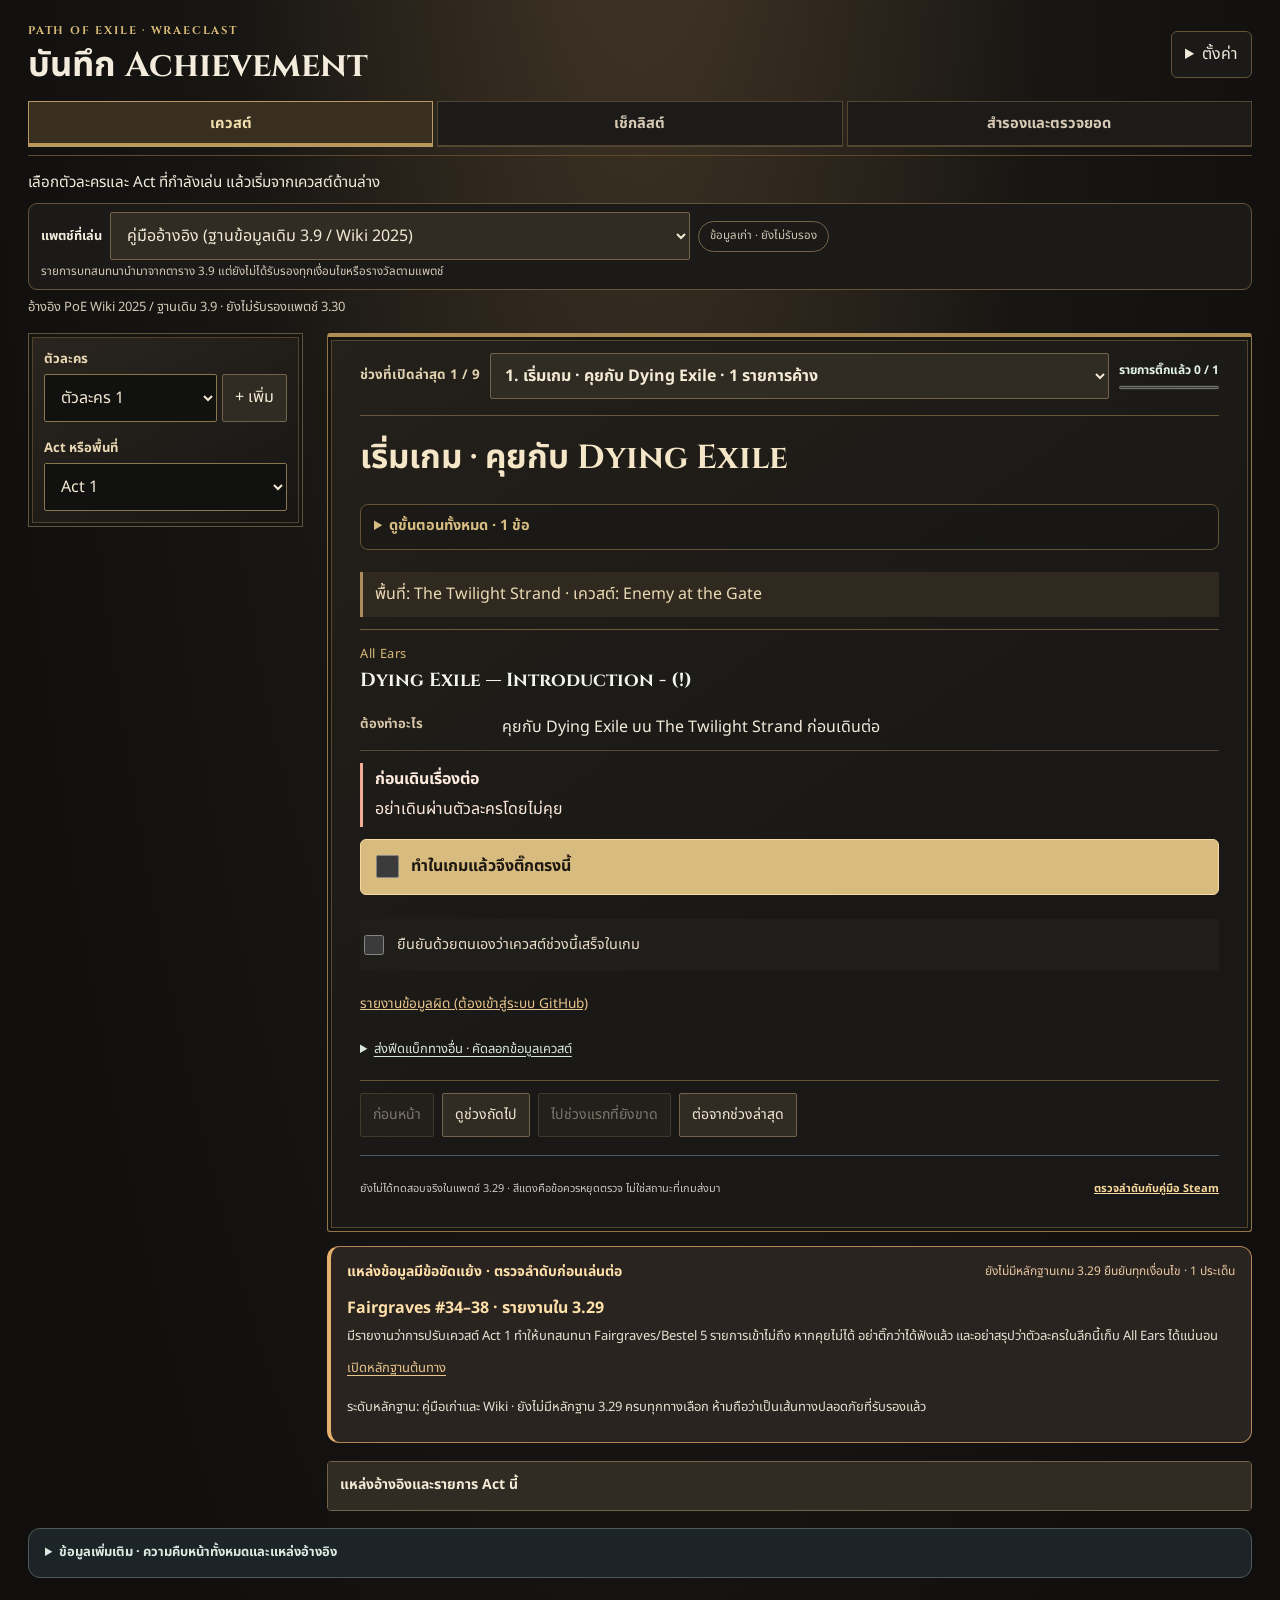
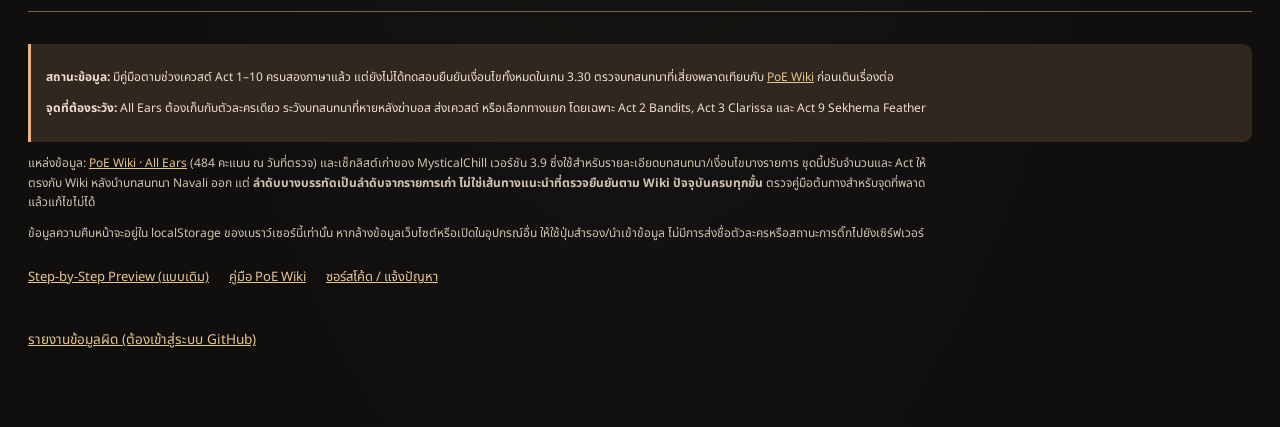
<file: index.html>
<!doctype html><html lang="th"><head><meta charset="utf-8"><meta name="viewport" content="width=device-width, initial-scale=1"><meta http-equiv="refresh" content="0;url=./poe-all-ears/"><title>PoE All Ears Checklist</title></head><body><p><a href="./poe-all-ears/">เปิดเว็บเช็กลิสต์ Path of Exile All Ears</a></p><script>location.replace("./poe-all-ears/");</script></body></html>
</file>
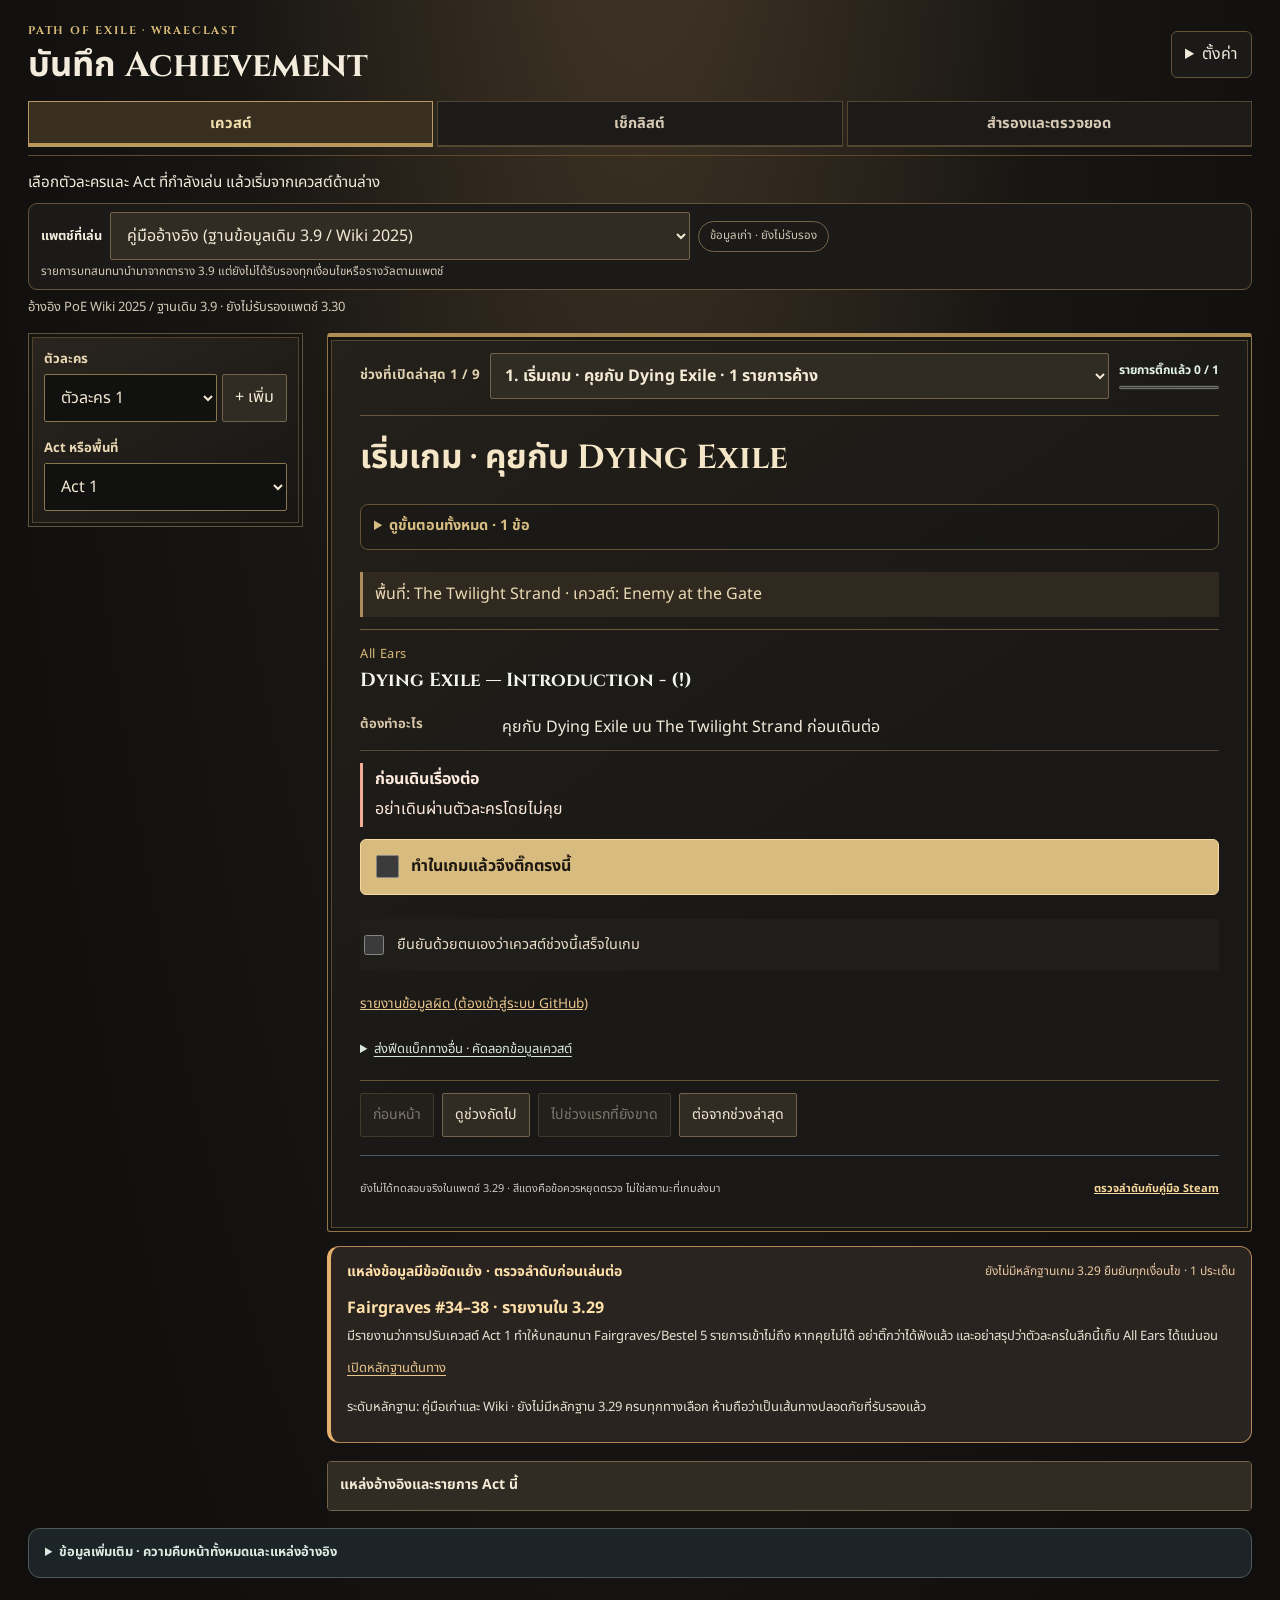
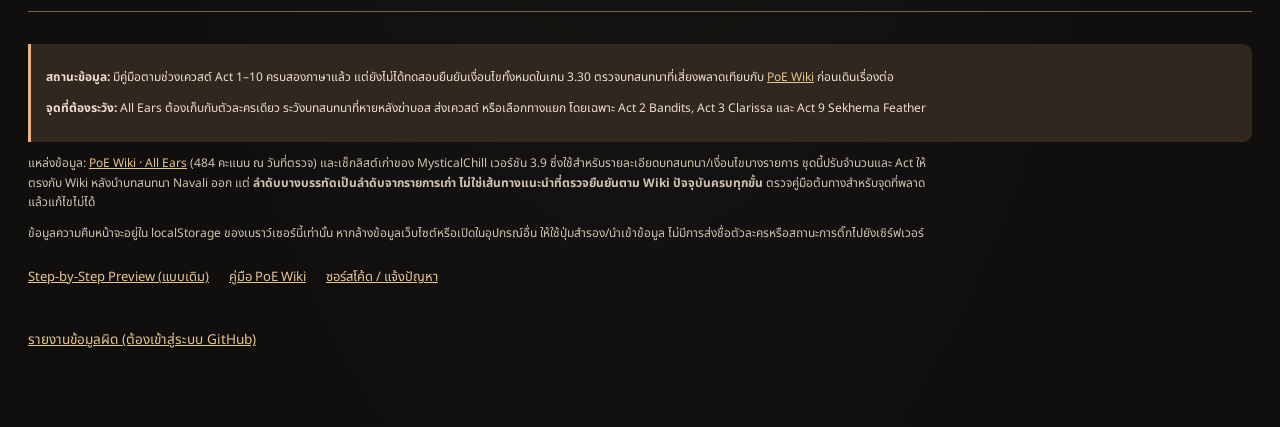
<file: poe-all-ears/index.html>
<!doctype html>
<html lang="th">
<head>
  <meta charset="utf-8">
  <script>
    document.documentElement.classList.add('hub-loading');
    const hubLoadingTimeout = setTimeout(() => document.documentElement.classList.remove('hub-loading'), 4000);
  </script>
  <style>.hub-loading .wrap{visibility:hidden}</style>
  <meta name="viewport" content="width=device-width, initial-scale=1">
  <meta name="theme-color" content="#141918">
  <meta name="description" content="สมุดบันทึก Achievement ของ Path of Exile: บทสนทนา NPC, Lore, Waypoint และเควสต์รอง ตรวจสิ่งที่ยังไม่ได้เก็บได้ในหน้าเดียว">
  <title>PoE Achievement Companion | All Ears · Lore · Waypoints · Quests</title>
  <meta property="og:title" content="PoE Achievement Companion">
  <meta property="og:description" content="A bilingual Path of Exile 1 checklist for All Ears, Lore, Waypoints and Side Quests.">
  <meta property="og:image" content="https://zatanz.github.io/ggg/poe-all-ears/assets/quest-journal-share.png">
  <meta property="og:image:alt" content="Concept illustration of a quest journal and route map">
  <meta name="twitter:card" content="summary_large_image">
  <link rel="icon" type="image/svg+xml" href="./assets/quest-journal-illustration.svg">
  <style>
    :root{color-scheme:dark;--bg:#121419;--surface:#1b1e25;--surface2:#252933;--line:#353945;--text:#f2eee6;--muted:#b7b5b1;--gold:#d6b777;--ok:#8bcbad;--risk:#ecb081;--shadow:0 18px 40px #0004}
    *{box-sizing:border-box}
    html{scroll-behavior:smooth}
    body{margin:0;background:radial-gradient(ellipse at 25% -14%,#3b3428 0,transparent 45%),var(--bg);color:var(--text);font-family:system-ui,-apple-system,"Segoe UI",Tahoma,sans-serif;font-size:15px;line-height:1.55}
    a{color:var(--gold)} a:hover{color:#f2d39a}
    button,select,input{font:inherit} button,select,input[type="search"],input[type="text"]{color:var(--text);background:var(--surface2);border:1px solid var(--line);border-radius:10px;padding:10px 12px;min-height:42px}
    button{cursor:pointer}button:hover{border-color:var(--gold)}button:disabled{opacity:.45;cursor:not-allowed}
    input:focus-visible,select:focus-visible,button:focus-visible,a:focus-visible{outline:2px solid var(--gold);outline-offset:2px}
    .wrap{max-width:1140px;margin:auto;padding:25px 20px 70px}
    .kicker{text-transform:uppercase;letter-spacing:.14em;color:var(--gold);font-weight:700;font-size:11px}
    header h1{font-family:Georgia,serif;font-weight:500;letter-spacing:.02em;font-size:clamp(36px,6vw,55px);margin:5px 0 8px}
    header p{max-width:780px;color:var(--muted);margin:0 0 22px}
    .headlinks{display:flex;gap:20px;flex-wrap:wrap;font-size:13px;margin-bottom:20px}
    .panel{border:1px solid var(--line);border-radius:16px;background:var(--surface);padding:20px;box-shadow:var(--shadow)}
    .panel+ .panel{margin-top:14px}
    .panel-title{font-size:12px;font-weight:700;text-transform:uppercase;letter-spacing:.1em;color:var(--gold);margin:0 0 10px}
    .ctrls{display:flex;gap:9px;flex-wrap:wrap;align-items:center}
    .ctrls select{flex:1;min-width:180px;max-width:390px}
    .minor{font-size:12px;color:var(--muted)}
    .mutebtn{background:transparent;color:var(--muted)}
    .danger:hover{color:#ffb7a5;border-color:#c78f87}
    .stats{display:grid;grid-template-columns:minmax(0,1fr) auto;align-items:center;gap:22px}
    .big{font-size:38px;line-height:1.05;color:var(--text);font-weight:700;letter-spacing:-.04em}
    .big small{font-size:16px;color:var(--muted);font-weight:400;letter-spacing:0}
    .track{margin-top:11px;height:9px;background:var(--surface2);border-radius:10px;overflow:hidden}
    .fill{height:100%;width:0;background:linear-gradient(90deg,#8b713e,var(--gold));border-radius:10px;transition:width .2s}
    .pill{border:1px solid var(--line);border-radius:20px;padding:5px 11px;font-size:12px;color:var(--muted)}
    .tips{margin-top:12px;border-left:3px solid var(--risk);background:#30271f;padding:12px 15px;border-radius:0 9px 9px 0;color:#efded0}
    .toolbar{position:sticky;top:0;z-index:5;background:#121419f2;backdrop-filter:blur(12px);padding:12px 0;margin-top:13px}
    .toolbar-inner{display:flex;flex-wrap:wrap;gap:10px;align-items:center}
    .toolbar input[type="search"]{flex:1;min-width:165px}
    .toolbar select{min-width:120px}
    .seg{display:flex;gap:5px;flex-wrap:wrap}
    .seg button[aria-pressed="true"]{color:#17150f;background:var(--gold);border-color:var(--gold);font-weight:700}
    .actline{margin:18px 0 10px;display:flex;justify-content:space-between;gap:8px;align-items:center;flex-wrap:wrap}
    .actline h2{font-family:Georgia,serif;font-size:25px;font-weight:500;margin:0}
    .list{display:grid;gap:9px}
    .entry{display:flex;gap:12px;align-items:flex-start;padding:13px 14px;border:1px solid var(--line);border-radius:11px;background:var(--surface);cursor:pointer;transition:background .15s,border .15s}
    .entry:hover{background:#252832;border-color:#6c6151}
    .entry.done{border-color:#335246;background:#192720}
    .entry input[type=checkbox]{appearance:none;-webkit-appearance:none;flex:0 0 22px;height:22px;margin:3px 0 0;border:2px solid #858681;border-radius:6px;cursor:pointer;display:grid;place-content:center}
    .entry input[type=checkbox]:checked{background:var(--ok);border-color:var(--ok)}
    .entry input[type=checkbox]:checked:after{content:"✓";font-size:17px;line-height:1;color:#112117;font-weight:800}
    .entry .content{flex:1;min-width:0}
    .id{font-variant-numeric:tabular-nums;color:var(--gold);font-size:12px;margin-right:9px}
    .npc{font-weight:700}.topic{margin-top:1px;color:#ddd6c9}
    .note{margin-top:5px;font-size:12px;color:var(--muted);overflow-wrap:anywhere}
    .note.alert{color:var(--risk);font-weight:600}
    .guide{margin-top:10px;padding:10px 12px;border:1px solid #4b493f;background:#24251f;border-radius:9px;font-size:13px;line-height:1.65}
    .guide strong{color:var(--gold)}.guide p{margin:5px 0}.guide .caution{color:var(--risk)}
    .guide summary{cursor:pointer;color:var(--gold);font-weight:650;list-style-position:inside}.guide summary:focus-visible{outline:2px solid var(--gold)}
    .reward-panel{margin-top:16px}.reward-list{display:grid;grid-template-columns:repeat(auto-fit,minmax(245px,1fr));gap:9px}.reward-card{background:var(--surface2);border:1px solid var(--line);border-radius:10px;padding:12px}.reward-card strong{display:block;margin-bottom:5px}.reward-card p{margin:0;font-size:13px;color:var(--muted)}.reward-card .reward-kind{font-size:11px;color:var(--gold);margin-bottom:4px}
    .entry.done .npc,.entry.done .topic{color:#9baea1}
    .empty{padding:40px 10px;text-align:center;color:var(--muted)}
    .foot{margin-top:26px;border-top:1px solid var(--line);padding-top:20px;color:var(--muted);font-size:12px}
    .foot p{max-width:900px}
    .toast{position:fixed;bottom:20px;left:50%;transform:translate(-50%,30px);opacity:0;pointer-events:none;background:#364137;border:1px solid #759d7f;border-radius:10px;padding:12px 18px;z-index:20;transition:transform .2s,opacity .2s;max-width:calc(100vw - 24px)}
    .toast.show{opacity:1;transform:translate(-50%,0)}
    .sr{position:absolute;width:1px;height:1px;margin:-1px;overflow:hidden;clip:rect(0,0,0,0);white-space:nowrap}
    @media(max-width:720px){.wrap{padding:20px 13px 60px}.panel{padding:15px}.stats{grid-template-columns:1fr}.toolbar{top:0}.ctrls>*{flex-grow:1}.toolbar select{flex:1}.headlinks{gap:12px}}
    @media(prefers-reduced-motion:reduce){*,*:before,*:after{transition:none!important;scroll-behavior:auto!important}}
  </style>
<link rel="stylesheet" href="./hub.css">
<link rel="stylesheet" href="./campaign.css">
</head>
<body>
<div class="wrap">
  <header>
    <div class="kicker">PATH OF EXILE · WRAECLAST</div>
    <h1>บันทึก Achievement</h1>
    <p>ฟังบทสนทนา NPC, สำรวจ Lore, เปิด Waypoint และทำเควสต์รอง ระหว่างเดินทางใน Wraeclast · เลือก Act แล้วทำเครื่องหมายเมื่อเก็บในเกมแล้ว</p>
    <div class="headlinks"><a href="./walkthrough.html">Step-by-Step Preview (แบบเดิม)</a><a href="https://www.poewiki.net/wiki/Guide:All_Ears_achievement" target="_blank" rel="noopener noreferrer">คู่มือ PoE Wiki</a><a href="https://github.com/zatanz/ggg/tree/master/poe-all-ears" target="_blank" rel="noopener noreferrer">ซอร์สโค้ด / แจ้งปัญหา</a></div>
  </header>
  <section class="panel" aria-label="เลือกแพตช์"><h2 class="panel-title">เวอร์ชันเกม / แพตช์</h2><div class="ctrls"><label class="sr" for="patch">เลือกแพตช์</label><select id="patch"></select><span id="patchStatus" class="pill"></span></div><p id="patchNotice" class="minor" role="status"></p></section>
  <section class="panel" aria-label="เลือกตัวละคร">
    <h2 class="panel-title">ตัวละครของคุณ</h2>
    <div class="ctrls">
      <label class="sr" for="character">เลือกตัวละคร</label>
      <select id="character"></select>
      <button id="addChar">+ เพิ่มตัวละคร</button>
      <button id="renameChar" class="mutebtn">เปลี่ยนชื่อ</button>
      <button id="deleteChar" class="mutebtn danger">ลบตัวละคร</button>
    </div>
    <p class="minor">ทุกหมวดอ้างอิงตัวละครที่เลือกนี้ · ความคืบหน้าเก็บบนเบราว์เซอร์ ไม่ซิงก์ข้ามอุปกรณ์</p>
    <div class="ctrls">
      <button id="export" class="mutebtn">สำรองข้อมูล JSON</button>
      <button id="import" class="mutebtn">นำเข้าข้อมูล</button>
      <button id="reset" class="mutebtn danger">ล้างรายการที่ติ๊กของตัวละครนี้</button>
      <input type="file" id="file" accept="application/json,.json" hidden>
    </div>
  </section>
  <section class="panel" style="margin-top:13px" aria-label="ความคืบหน้า">
    <div class="stats">
      <div><div class="panel-title">ความคืบหน้า · <span id="currentName"></span></div><div class="big"><span id="progress">0</span> <small>/ 484</small></div><div class="track" role="progressbar" aria-label="ความคืบหน้าทั้งหมด" aria-valuemin="0" aria-valuemax="484" aria-valuenow="0" id="progressBar"><div id="bar" class="fill"></div></div></div>
      <div><span id="pct" class="pill">0%</span></div>
    </div>
    <div class="tips"><strong>สถานะข้อมูล:</strong> คู่มือแนะนำเส้นทาง Act 1–10 มีภาษาไทยและอังกฤษแล้ว แต่ยังไม่ได้ยืนยันกับตัวเกมแพตช์ 3.30 ตรวจเงื่อนไขบทสนทนาที่พลาดได้กับ <a href="https://www.poewiki.net/wiki/Guide:All_Ears_achievement" target="_blank" rel="noopener noreferrer">PoE Wiki</a> ก่อนเดินเควสต์ต่อ <strong>สำคัญ:</strong> All Ears ต้องทำกับตัวละครเดียว และต้องระวังทางเลือกที่เปลี่ยนบทสนทนา เช่น Act 2 Bandits, Act 3 Clarissa และ Act 9 Sekhema Feather</div>
  </section>
  <div class="toolbar" aria-label="ค้นหาและกรอง">
    <div class="toolbar-inner">
      <label class="sr" for="act">เลือก Act</label>
      <select id="act"><option value="all">ทุก Act</option></select>
      <label class="sr" for="search">ค้นหาบทสนทนา</label>
      <input type="search" id="search" placeholder="ค้นหา NPC, หัวข้อ หรือเงื่อนไข…" autocomplete="off">
      <div class="seg" aria-label="กรองสถานะ">
        <button data-status="all" aria-pressed="true">ทั้งหมด</button>
        <button data-status="pending" aria-pressed="false">ยังไม่ติ๊ก</button>
        <button data-status="done" aria-pressed="false">ติ๊กแล้ว</button>
        <button data-status="warning" aria-pressed="false">มีเงื่อนไข</button>
      </div>
    </div>
  </div>
  <main id="results" aria-live="polite"></main>
  <section class="panel reward-panel" aria-label="รางวัลเควสต์" id="rewardSection"><h2 class="panel-title">รางวัลเควสต์ Act 1–10</h2><p class="minor">ข้อมูลรางวัลแยกจากบทสนทนา All Ears โดยแสดงตาม Act ที่เลือกด้านบน รายการ Gem/อุปกรณ์เป็นประเภทของรางวัล ไม่ใช่รายการตัวเลือกครบทุกคลาส โปรดตรวจเงื่อนไขบทสนทนาก่อนส่งเควสต์</p><div id="rewardResults"></div><p class="minor">อ้างอิง: <a href="https://www.poewiki.net/wiki/List_of_quest_rewards" target="_blank" rel="noopener noreferrer">PoE Wiki — List of quest rewards</a> · <a href="https://www.poewiki.net/wiki/Passive_skill" target="_blank" rel="noopener noreferrer">Passive skill quest rewards</a> · ข้อมูลอาจเปลี่ยนตามแพตช์/ลีก</p></section>
  <footer class="foot">
    <p>แหล่งข้อมูล: <a href="https://www.poewiki.net/wiki/Guide:All_Ears_achievement" target="_blank" rel="noopener noreferrer">PoE Wiki · All Ears</a> (484 คะแนน ณ วันที่ตรวจ) และเช็กลิสต์เก่าของ MysticalChill เวอร์ชัน 3.9 ซึ่งใช้สำหรับรายละเอียดบทสนทนา/เงื่อนไขบางรายการ ชุดนี้ปรับจำนวนและ Act ให้ตรงกับ Wiki หลังนำบทสนทนา Navali ออก แต่ <strong>ลำดับบางบรรทัดเป็นลำดับจากรายการเก่า ไม่ใช่เส้นทางแนะนำที่ตรวจยืนยันตาม Wiki ปัจจุบันครบทุกขั้น</strong> ตรวจคู่มือต้นทางสำหรับจุดที่พลาดแล้วแก้ไขไม่ได้</p>
    <p>ข้อมูลความคืบหน้าจะอยู่ใน localStorage ของเบราว์เซอร์นี้เท่านั้น หากล้างข้อมูลเว็บไซต์หรือเปิดในอุปกรณ์อื่น ให้ใช้ปุ่มสำรอง/นำเข้าข้อมูล ไม่มีการส่งชื่อตัวละครหรือสถานะการติ๊กไปยังเซิร์ฟเวอร์</p>
  </footer>
</div>
<div id="toast" class="toast" role="status"></div>
<script src="./data.js"></script>
<script src="./approved-guidance.js"></script>
<script src="./guide-act1.js"></script>
<script src="./quest-rewards.js"></script>
<script src="./patches.js"></script>
<script src="./route-act1.js"></script>
<script src="./route-act2.js"></script>
<script src="./route-act3.js"></script>
<script src="./route-act4.js"></script>
<script src="./route-act5.js"></script>
<script src="./route-act6.js"></script>
<script src="./route-act7.js"></script>
<script src="./route-act8.js"></script><script src="./route-act9.js"></script><script src="./route-act10.js"></script>
<script src="./lore-data.js"></script>
<script src="./extra-data.js"></script>
<script src="./guide-descriptions.js"></script>
<script src="./critical-checkpoints.js"></script>
<script src="./poe-critical-language.js"></script>
<script src="./steam-quest-walkthrough.js"></script>
<script src="./poe-acts123-bilingual.js"></script>
<script src="./steam-act4.js"></script>
<script src="./steam-act5.js"></script>
<script src="./steam-act6.js"></script>
<script src="./steam-act7.js"></script>
<script src="./steam-act8.js"></script>
<script src="./steam-act9.js"></script>
<script src="./steam-act10.js"></script>
<script src="./route-bindings.js"></script>
<script src="./special-lore-guide.js"></script>
<script src="./workbook-warnings.js"></script>
<script>
(function(){
  "use strict";
  var items = window.ALL_EARS_DATA && window.ALL_EARS_DATA.items;
  var wikiMeta=new Map();
  if(Array.isArray(items)){[window.ALL_EARS_ROUTE_ACT1,window.ALL_EARS_ROUTE_ACT2,window.ALL_EARS_ROUTE_ACT3,window.ALL_EARS_ROUTE_ACT4,window.ALL_EARS_ROUTE_ACT5,window.ALL_EARS_ROUTE_ACT6,window.ALL_EARS_ROUTE_ACT7,window.ALL_EARS_ROUTE_ACT8,window.ALL_EARS_ROUTE_ACT9,window.ALL_EARS_ROUTE_ACT10].forEach(function(route){if(!route||!Array.isArray(route.records))return;var actNumber=route===window.ALL_EARS_ROUTE_ACT1?1:route===window.ALL_EARS_ROUTE_ACT2?2:route===window.ALL_EARS_ROUTE_ACT3?3:route===window.ALL_EARS_ROUTE_ACT4?4:route===window.ALL_EARS_ROUTE_ACT5?5:route===window.ALL_EARS_ROUTE_ACT6?6:route===window.ALL_EARS_ROUTE_ACT7?7:route===window.ALL_EARS_ROUTE_ACT8?8:route===window.ALL_EARS_ROUTE_ACT9?9:10;var source=items.filter(function(x){return x.act===actNumber});var ids=new Set(source.map(function(x){return x.id}));if(source.length!==route.records.length||new Set(route.records.map(function(r){return r.id})).size!==source.length||!route.records.every(function(r){return ids.has(r.id)}))return;route.records.forEach(function(r){wikiMeta.set(r.id,r)})});items=items.slice().sort(function(a,b){return a.act-b.act||((wikiMeta.get(a.id)?.wikiRow??a.id)-(wikiMeta.get(b.id)?.wikiRow??b.id))})}
  var guideEntries = (window.ALL_EARS_GUIDE && window.ALL_EARS_GUIDE.entries) || {};
  var questRewards = (window.POE_QUEST_REWARDS && window.POE_QUEST_REWARDS.acts) || [];
  var patchProfiles = (window.POE_PATCH_PROFILES && window.POE_PATCH_PROFILES.profiles) || [];
  var selectedPatch = (window.POE_PATCH_PROFILES && window.POE_PATCH_PROFILES.default) || "legacy-3.9";
  // A current-patch reference preview is a user's explicit viewing choice, never a certified data profile.
  var PATCH_CHOICE_KEY="poe-selected-patch-v1",REFERENCE_PREVIEW_KEY="poe-330-historical-reference-preview-v1";
  var historicalReferencePreview=false;
  try {
    var rememberedPatch=localStorage.getItem(PATCH_CHOICE_KEY);
    if(patchProfiles.some(function(p){return p.id===rememberedPatch;}))selectedPatch=rememberedPatch;
    historicalReferencePreview=localStorage.getItem(REFERENCE_PREVIEW_KEY)==="enabled";
  }catch(_e){}
  function referencePreviewActive(){return selectedPatch==="3.30"&&historicalReferencePreview;}
  var root=document.getElementById("results");
  if(!Array.isArray(items)||items.length!==484){root.innerHTML='<div class="empty">โหลดข้อมูล 484 รายการไม่สำเร็จ กรุณารีเฟรชหน้าเว็บ</div>';return;}
  var KEY="poe-all-ears-user-data-v1";
  var state, status="all", actFilter="all", searchText="";
  var validIds=new Set(items.map(function(x){return x.id;}));
  function uid(){return "c-"+Date.now().toString(36)+"-"+Math.random().toString(36).slice(2,9);}
  function blank(){var id=uid();return {version:1,active:id,characters:[{id:id,name:"ตัวละคร 1",checked:[]}]};}
  function sanitize(raw){if(!raw||!Array.isArray(raw.characters))return blank();var chars=[];var ids=new Set();raw.characters.slice(0,150).forEach(function(c){if(!c||typeof c.name!=="string")return;var id=(typeof c.id==="string"&&c.id.length<100&&!ids.has(c.id))?c.id:uid();ids.add(id);var chk=Array.isArray(c.checked)?c.checked.filter(function(v){return Number.isInteger(v)&&v>=1&&v<=484;}):[];chars.push({id:id,name:c.name.trim().slice(0,60)||"ตัวละคร",checked:Array.from(new Set(chk))});});if(!chars.length)return blank();return {version:1,active:chars.some(function(c){return c.id===raw.active;})?raw.active:chars[0].id,characters:chars};}
  try{
    var stored=JSON.parse(localStorage.getItem(KEY));
    state=sanitize(stored);
    // A fresh character needs a stable ID before its first route position can be saved.
    if(!stored)save();
  }catch(e){state=blank();}
  function save(){try{localStorage.setItem(KEY,JSON.stringify(state));return true;}catch(e){toast("บันทึกไม่ได้: พื้นที่เก็บข้อมูลเบราว์เซอร์ถูกปิดหรือเต็ม");return false;}}
  function commit(next){var previous=state;state=next;if(!save()){state=previous;return false;}return true;}
  function snapshot(){return JSON.parse(JSON.stringify(state));}
  function current(){return state.characters.find(function(c){return c.id===state.active;})||state.characters[0];}
  function byId(id){return document.getElementById(id);}
  function el(tag,cls,text){var n=document.createElement(tag);if(cls)n.className=cls;if(text!==undefined)n.textContent=text;return n;}
  function toast(msg){var t=byId("toast");t.textContent=msg;t.classList.add("show");clearTimeout(toast.t);toast.t=setTimeout(function(){t.classList.remove("show");},3300);}
  function isWarning(x){return Boolean(wikiMeta.get(x.id)?.before)||/DO NOT|BEFORE|WITHOUT|After killing|After getting|After completing|After first|quest|first talking|After giving/i.test(x.note)||/\(!\)|\[!\]/.test(x.dialog);}
  function renderChar(){var s=byId("character"),c=current();s.replaceChildren();state.characters.forEach(function(p){var o=el("option",null,p.name);o.value=p.id;s.appendChild(o);});s.value=c.id;byId("currentName").textContent=c.name;}
  function renderProgress(){var count=current().checked.length;byId("progress").textContent=count;byId("pct").textContent=(count*100/484).toFixed(1)+"%";byId("bar").style.width=(count/484*100)+"%";byId("progressBar").setAttribute("aria-valuenow",String(count));}
  function renderItems(){var c=current(),checked=new Set(c.checked),q=searchText.toLowerCase(),selected=items.filter(function(x){if(actFilter!=="all"&&String(x.act)!==actFilter)return false;if(status==="pending"&&checked.has(x.id))return false;if(status==="done"&&!checked.has(x.id))return false;if(status==="warning"&&!isWarning(x))return false;if(q&&[String(x.id),x.npc,x.dialog,x.note].join(" ").toLowerCase().indexOf(q)<0)return false;return true;});var acts=new Map();selected.forEach(function(x){if(!acts.has(x.act))acts.set(x.act,[]);acts.get(x.act).push(x);});root.replaceChildren();if(!selected.length){root.appendChild(el("div","empty","ไม่พบรายการที่ตรงกับการค้นหา / ตัวกรอง"));return;}acts.forEach(function(rows,a){var head=el("div","actline");head.appendChild(el("h2",null,"Act "+a));var total=items.filter(function(x){return x.act===a;}).length;var done=items.filter(function(x){return x.act===a&&checked.has(x.id);}).length;head.appendChild(el("span","pill",done+" / "+total+" · แสดง "+rows.length));root.appendChild(head);var list=el("div","list");rows.forEach(function(x){var done=checked.has(x.id), card=el("label","entry"+(done?" done":"")),check=el("input");check.type="checkbox";check.checked=done;check.setAttribute("aria-label","บทสนทนา "+x.id+" "+x.npc.replace(/^Lily Roth/,"Lilly Roth")+" "+x.dialog);check.addEventListener("change",function(){var o=current(),previousChecked=o.checked.slice();if(check.checked&&!o.checked.includes(x.id))o.checked.push(x.id);if(!check.checked)o.checked=o.checked.filter(function(n){return n!==x.id;});o.checked.sort(function(a,b){return a-b;});if(!save())o.checked=previousChecked;renderProgress();renderItems();});var content=el("div","content"),line=el("div");line.appendChild(el("span","id",wikiMeta.has(x.id)?"Wiki "+wikiMeta.get(x.id).wikiRow+" · ID "+x.id:"#"+x.id));line.appendChild(el("span","npc",x.npc.replace(/^Lily Roth/,"Lilly Roth")));content.appendChild(line);content.appendChild(el("div","topic",x.dialog.replace(/\s*-\s*\(!\)/g," [!]")));if(x.note)content.appendChild(el("div","note"+(isWarning(x)?" alert":""),"ข้อมูลประวัติศาสตร์ (ยังไม่รับรองแพตช์): "+x.note));var wiki=wikiMeta.get(x.id);if(wiki&&wiki.before&&![28,29,31,140].includes(x.id)){var caution=[275,365].includes(x.id)?window.POE_ITEM_DESCRIPTIONS.get("ears",x).caution:wiki.before;content.appendChild(el("div","note alert","เงื่อนไขจาก Wiki (ยังไม่รับรองแพตช์): "+caution));}var g=guideEntries[x.id];if(g){var detail=el("details","guide"),summary=el("summary",null,"คำแนะนำเบื้องต้น (ยังไม่ผ่าน QA ครบ)");detail.appendChild(summary);var gp=el("p",null,g.steps);detail.appendChild(gp);if(g.warning){var warn=el("p","caution","ข้อควรระวัง: "+g.warning);detail.appendChild(warn);}content.appendChild(detail);}card.appendChild(check);card.appendChild(content);list.appendChild(card);});root.appendChild(list);});}
  function renderRewards(){var target=byId("rewardResults");target.replaceChildren();if(selectedPatch!=="legacy-3.9"){target.appendChild(el("p","tips","ยังไม่มีข้อมูลรางวัลที่ยืนยันตรงกับแพตช์นี้ โปรดใช้ PoE Wiki และ Patch Notes ทางการ"));return;}questRewards.forEach(function(group){if(actFilter!=="all"&&String(group.act)!==actFilter)return;var title=el("h3",null,"Act "+group.act+" · "+group.quests.length+" เควสต์");title.style.margin="18px 0 10px";target.appendChild(title);var list=el("div","reward-list");group.quests.forEach(function(q){var card=el("div","reward-card");var labels={passive:"Passive Skill",refund:"Passive Refund",gem:"Skill / Support Gem",item:"อุปกรณ์ / ไอเทม",choice:"รางวัลตามตัวเลือก"};card.appendChild(el("div","reward-kind",labels[q.type]||"รางวัล"));card.appendChild(el("strong",null,q.name));card.appendChild(el("p",null,q.reward));list.appendChild(card);});target.appendChild(list);});}
  function renderPatch(){var p=patchProfiles.find(function(x){return x.id===selectedPatch;})||patchProfiles[0];if(!p)return;byId("patch").value=p.id;byId("patchStatus").textContent=p.id==="legacy-3.9"?"ข้อมูลเก่า · ยังไม่รับรอง":"ยังไม่มีข้อมูลยืนยัน";byId("patchNotice").textContent=p.notes+(referencePreviewActive()?" · กำลังแสดงรายการเก่าที่ไม่ได้รับรองสำหรับ 3.30":"");byId("results").hidden=!(p.id==="legacy-3.9"||referencePreviewActive());byId("progressBar").closest(".panel").hidden=!(p.id==="legacy-3.9"||referencePreviewActive());byId("rewardSection").querySelector(".panel-title").textContent=p.id==="legacy-3.9"?"ข้อมูลรางวัลอ้างอิง (ยังไม่ได้ตรวจตามแพตช์ 3.9)":"รางวัลเควสต์ — ยังไม่มีข้อมูลที่ตรวจยืนยัน";}
  function render(){renderChar();renderProgress();renderPatch();if(selectedPatch==="legacy-3.9"||referencePreviewActive())renderItems();renderRewards();}
  patchProfiles.forEach(function(p){var opt=el("option",null,p.label);opt.value=p.id;byId("patch").appendChild(opt);});
  byId("patch").addEventListener("change",function(e){selectedPatch=e.target.value;try{localStorage.setItem(PATCH_CHOICE_KEY,selectedPatch);}catch(_e){}render();});
  for(var a=1;a<=10;a++){var opt=el("option",null,"Act "+a);opt.value=String(a);byId("act").appendChild(opt);}
  byId("character").addEventListener("change",function(e){var next=snapshot();next.active=e.target.value;commit(next);render();});
  byId("addChar").addEventListener("click",function(){var name=prompt("ชื่อตัวละครใหม่:","ตัวละคร "+(state.characters.length+1));if(name===null)return;name=name.trim().slice(0,60);if(!name)return toast("กรุณาระบุชื่อตัวละคร");var c={id:uid(),name:name,checked:[]};var next=snapshot();next.characters.push(c);next.active=c.id;if(commit(next)){render();toast("เพิ่มตัวละคร "+name+" แล้ว");}});
  byId("renameChar").addEventListener("click",function(){var c=current(),name=prompt("แก้ชื่อ",c.name);if(name===null)return;name=name.trim().slice(0,60);if(!name)return toast("ชื่อว่างไม่ได้");var next=snapshot();next.characters.find(function(x){return x.id===c.id;}).name=name;if(commit(next))render();});
  byId("deleteChar").addEventListener("click",function(){var c=current();if(!confirm('ลบตัวละคร "'+c.name+'" และข้อมูลที่ติ๊กทั้งหมด?'))return;var next=snapshot();next.characters=next.characters.filter(function(x){return x.id!==c.id;});if(!next.characters.length){next=blank();}else{next.active=next.characters[0].id;}if(commit(next)){render();toast("ลบตัวละครแล้ว");}});
  byId("reset").addEventListener("click",function(){var c=current();if(!confirm('ล้างเครื่องหมายทั้งหมดของ "'+c.name+'" ?'))return;var next=snapshot();next.characters.find(function(x){return x.id===c.id;}).checked=[];if(commit(next)){render();toast("ล้างรายการที่ติ๊กแล้ว");}});
  byId("search").addEventListener("input",function(e){searchText=e.target.value.trim();renderItems();});
  byId("act").addEventListener("change",function(e){actFilter=e.target.value;if(selectedPatch==="legacy-3.9"||referencePreviewActive())renderItems();renderRewards();});
  document.querySelectorAll("[data-status]").forEach(function(b){b.addEventListener("click",function(){status=b.dataset.status;document.querySelectorAll("[data-status]").forEach(function(x){x.setAttribute("aria-pressed",String(x===b));});renderItems();});});
  byId("export").addEventListener("click",function(){var data=JSON.stringify({app:"poe-all-ears",exportedAt:new Date().toISOString(),...state},null,2),blob=new Blob([data],{type:"application/json"}),u=URL.createObjectURL(blob),a=document.createElement("a");a.href=u;a.download="poe-all-ears-backup.json";a.click();setTimeout(function(){URL.revokeObjectURL(u);},3000);toast("ดาวน์โหลดข้อมูลสำรองแล้ว");});
  byId("import").addEventListener("click",function(){byId("file").click();});
  byId("file").addEventListener("change",function(e){var f=e.target.files&&e.target.files[0];if(!f)return;if(f.size>2000000){toast("ไฟล์ใหญ่เกิน 2 MB");e.target.value="";return;}var reader=new FileReader();reader.onload=function(){try{var data=JSON.parse(String(reader.result));if(data.app!=="poe-all-ears"||data.version!==1||!Array.isArray(data.characters)||!data.characters.length||data.characters.length>100||data.characters.some(function(c){return !c||typeof c.name!=="string"||!c.name.trim()||!Array.isArray(c.checked)||c.checked.some(function(id){return !Number.isInteger(id)||!validIds.has(id);});}))throw Error("invalid");var clean=sanitize(data);if(!confirm("นำเข้าตัวละคร "+clean.characters.length+" ตัว? จะเพิ่มเป็นรายการใหม่ ไม่ลบข้อมูลเดิม"))return;var next=snapshot();if(next.characters.length+clean.characters.length>100)throw Error("too-many");var first=null;clean.characters.forEach(function(c){var id=uid();if(first===null)first=id;next.characters.push({id:id,name:c.name,checked:c.checked});});next.active=first;if(commit(next)){render();toast("นำเข้าข้อมูล "+clean.characters.length+" ตัวละครแล้ว");}}catch(err){toast("รูปแบบไฟล์ไม่ถูกต้อง");}finally{e.target.value="";}};reader.onerror=function(){toast("อ่านไฟล์ไม่สำเร็จ");};reader.readAsText(f);});
  window.POE_HUB_BRIDGE={
    read:function(){return snapshot()},
    historicalReferenceEnabled:function(){return referencePreviewActive();},
    enableHistoricalReference:function(enabled){
      historicalReferencePreview=enabled===true;
      try{localStorage.setItem(REFERENCE_PREVIEW_KEY,historicalReferencePreview?"enabled":"disabled");}catch(_e){}
      render();
      return referencePreviewActive();
    },
    mark:function(id,done){
      if(!validIds.has(id))return false;
      var next=snapshot(),c=next.characters.find(function(x){return x.id===next.active});
      if(!c)return false;
      var arr=c.checked.filter(function(n){return n!==id});
      if(done)arr.push(id);
      c.checked=[...new Set(arr)].sort(function(a,b){return a-b});
      if(!commit(next))return false;
      renderProgress();
      if(selectedPatch==="legacy-3.9"||referencePreviewActive())renderItems();
      return true;
    }
  };
  render();
})();
</script>
<script src="./poe-language.js"></script>
<script src="./hub.js"></script>
<script>clearTimeout(hubLoadingTimeout);document.documentElement.classList.remove('hub-loading');</script>
</body>
</html>
</file>
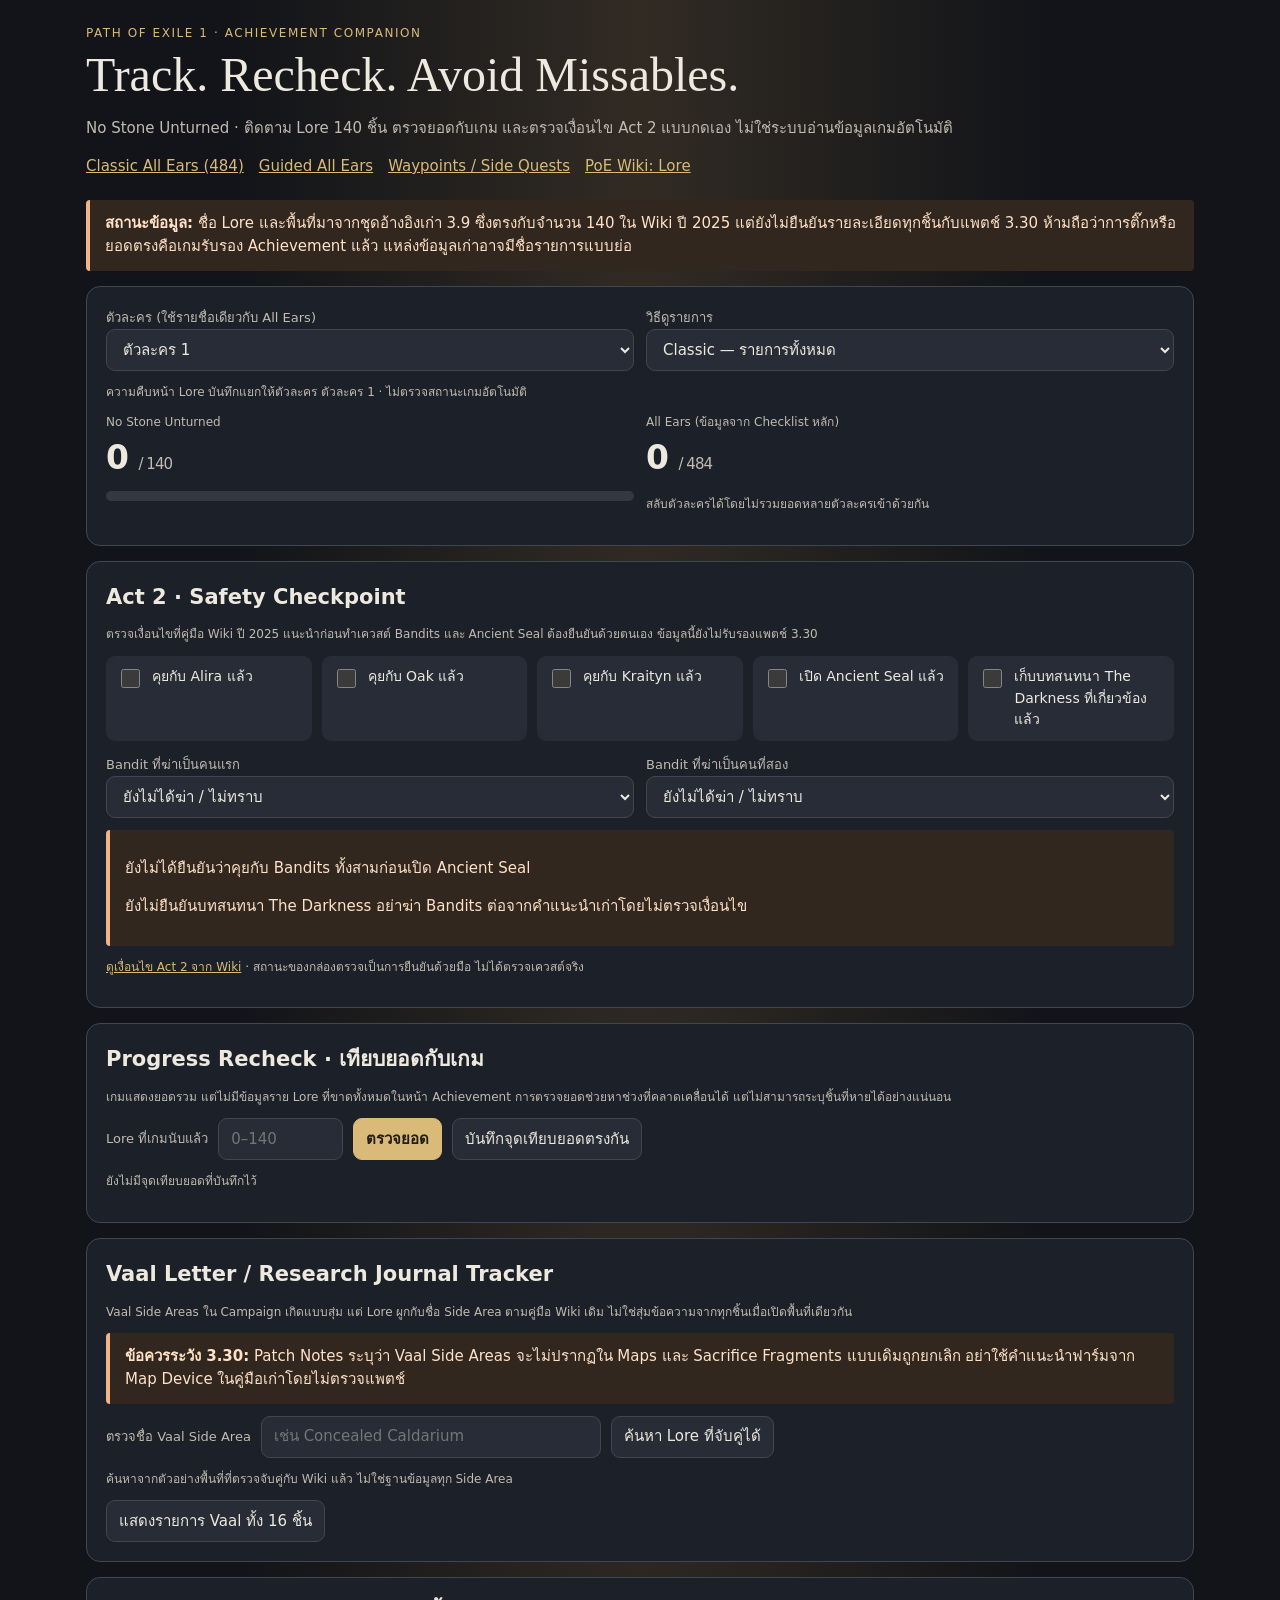
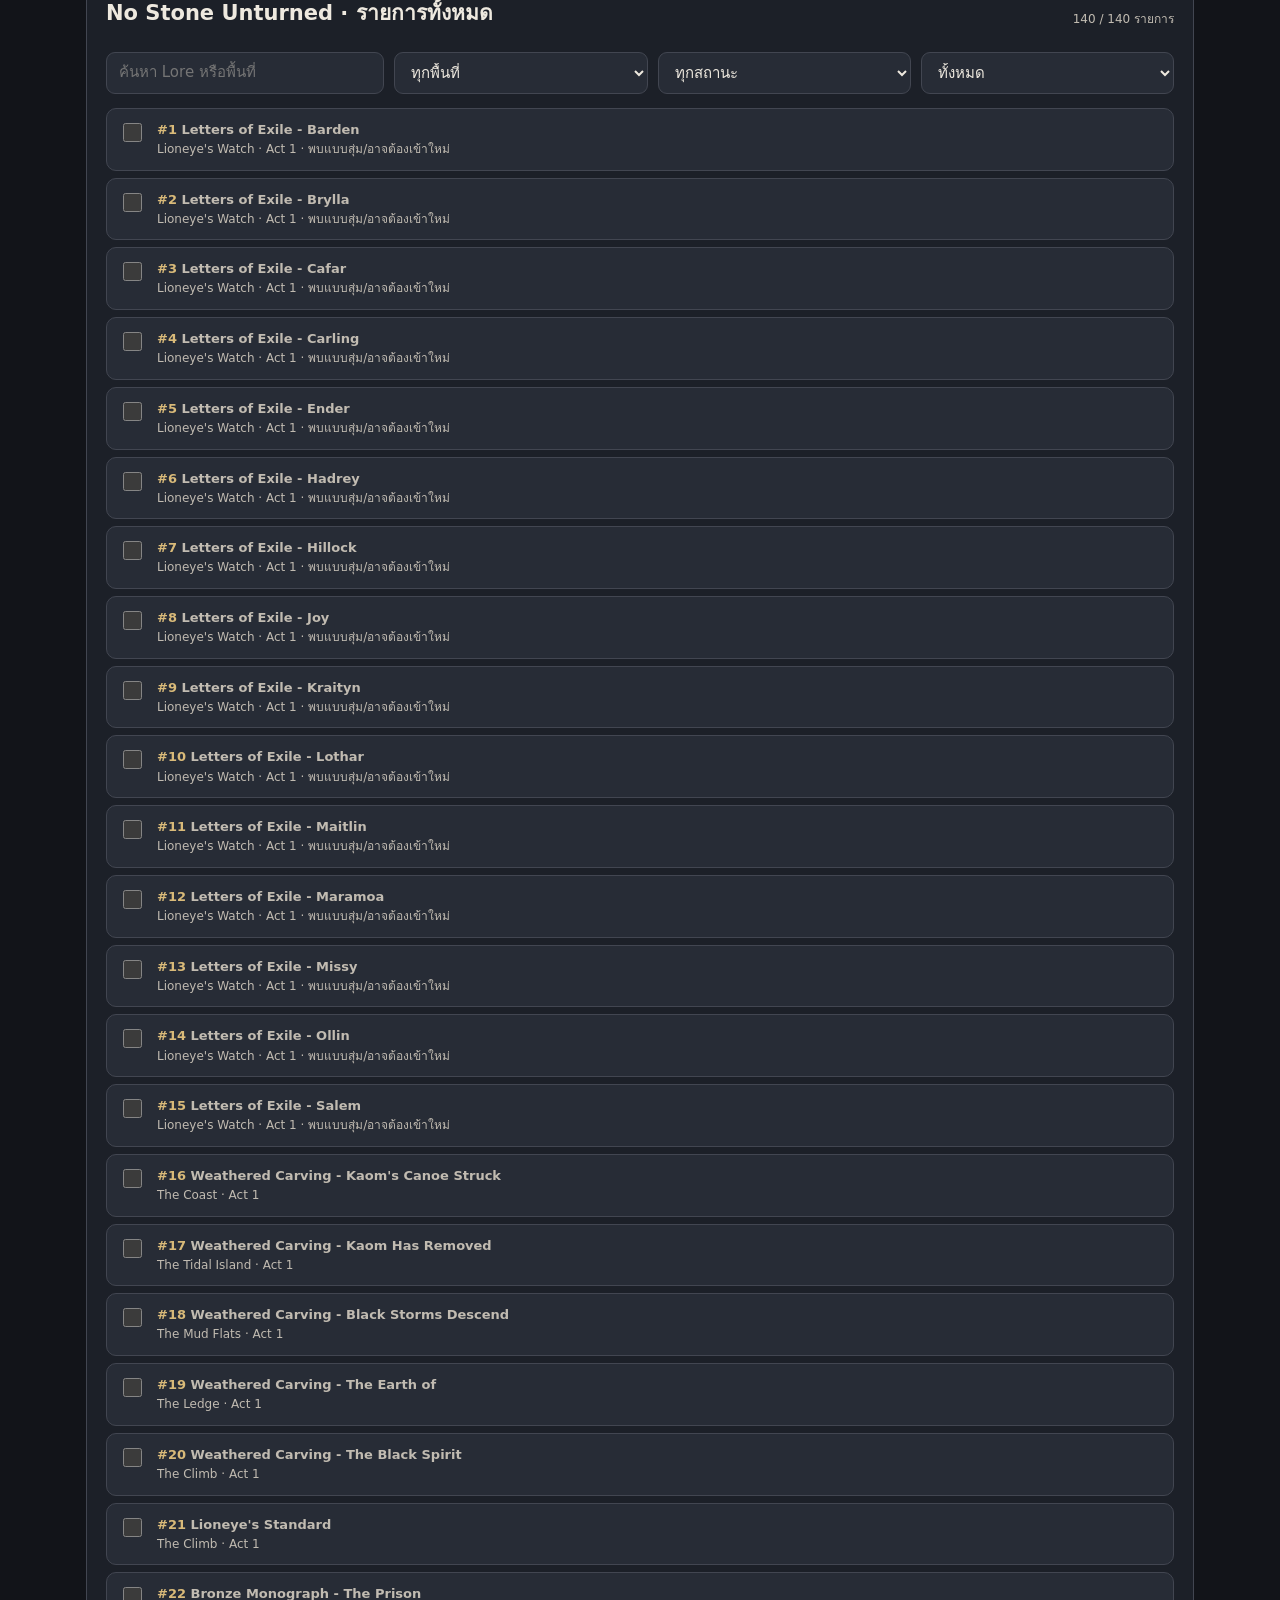
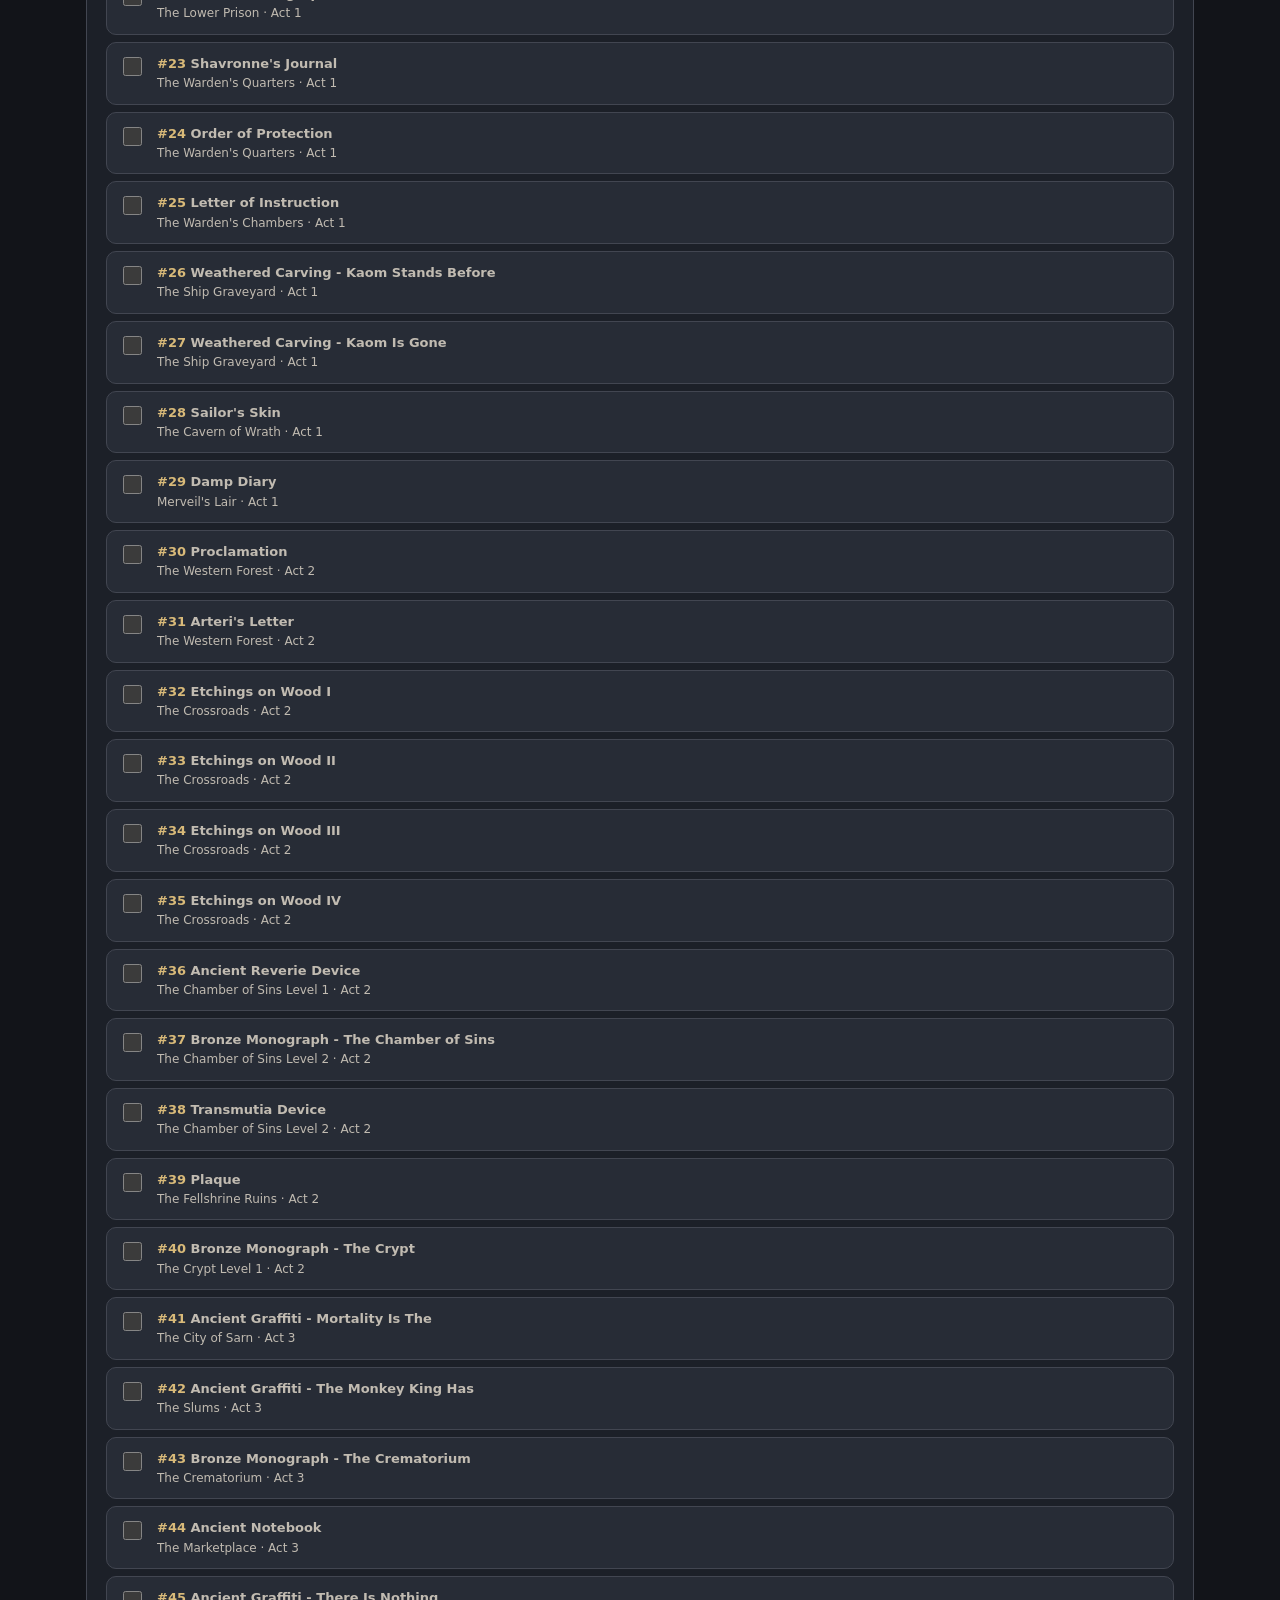
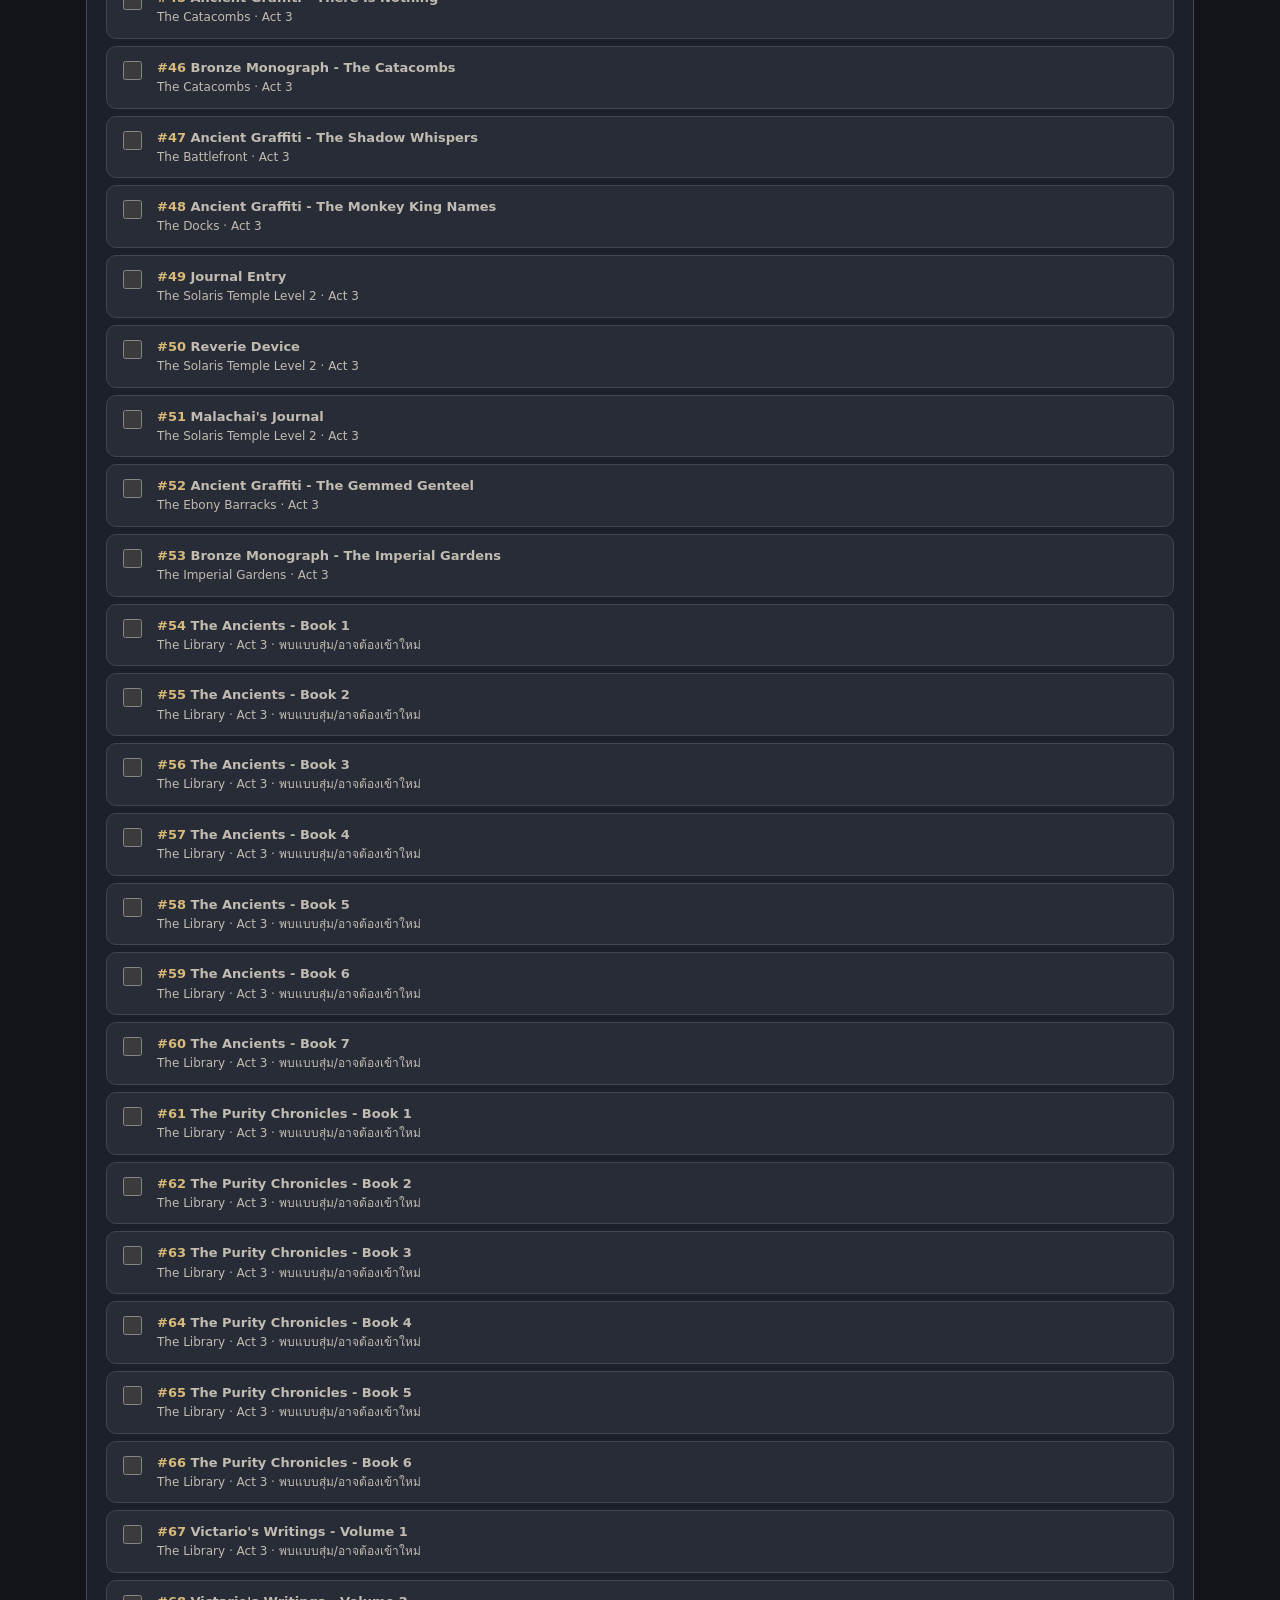
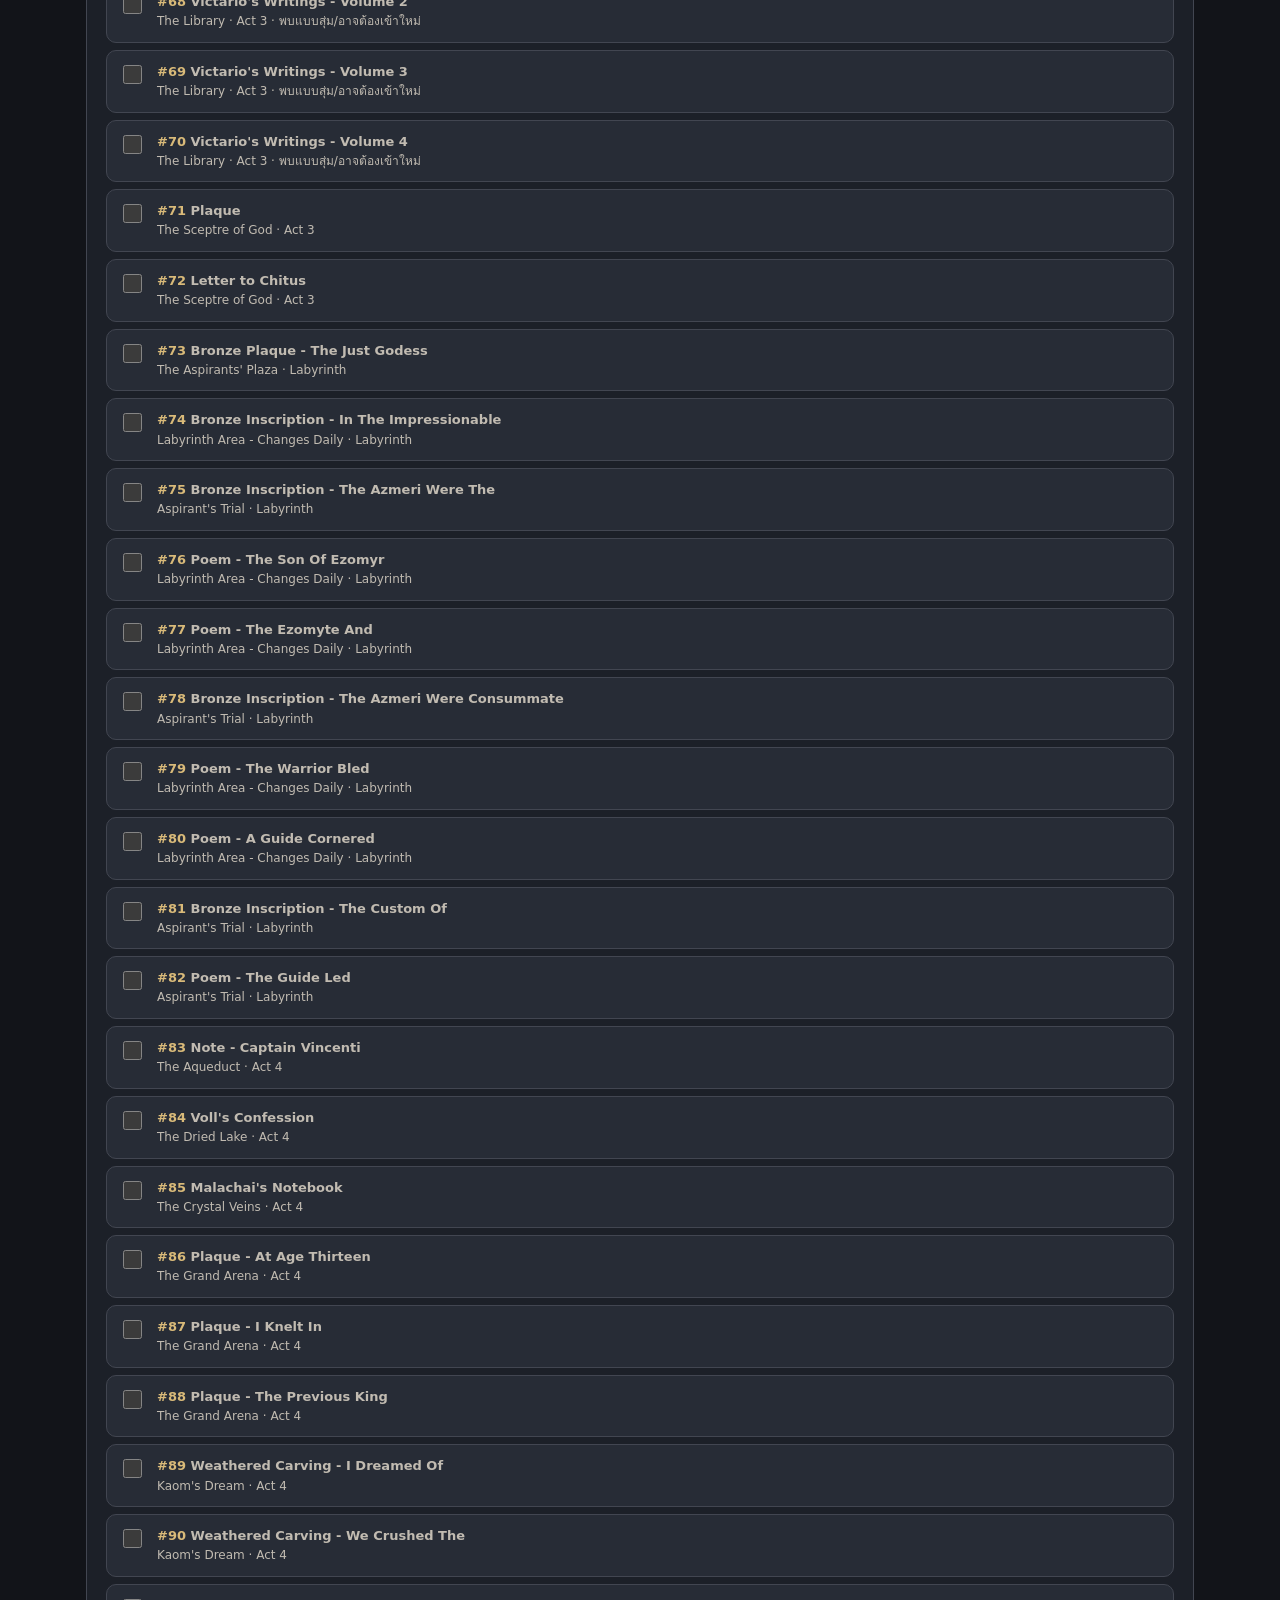
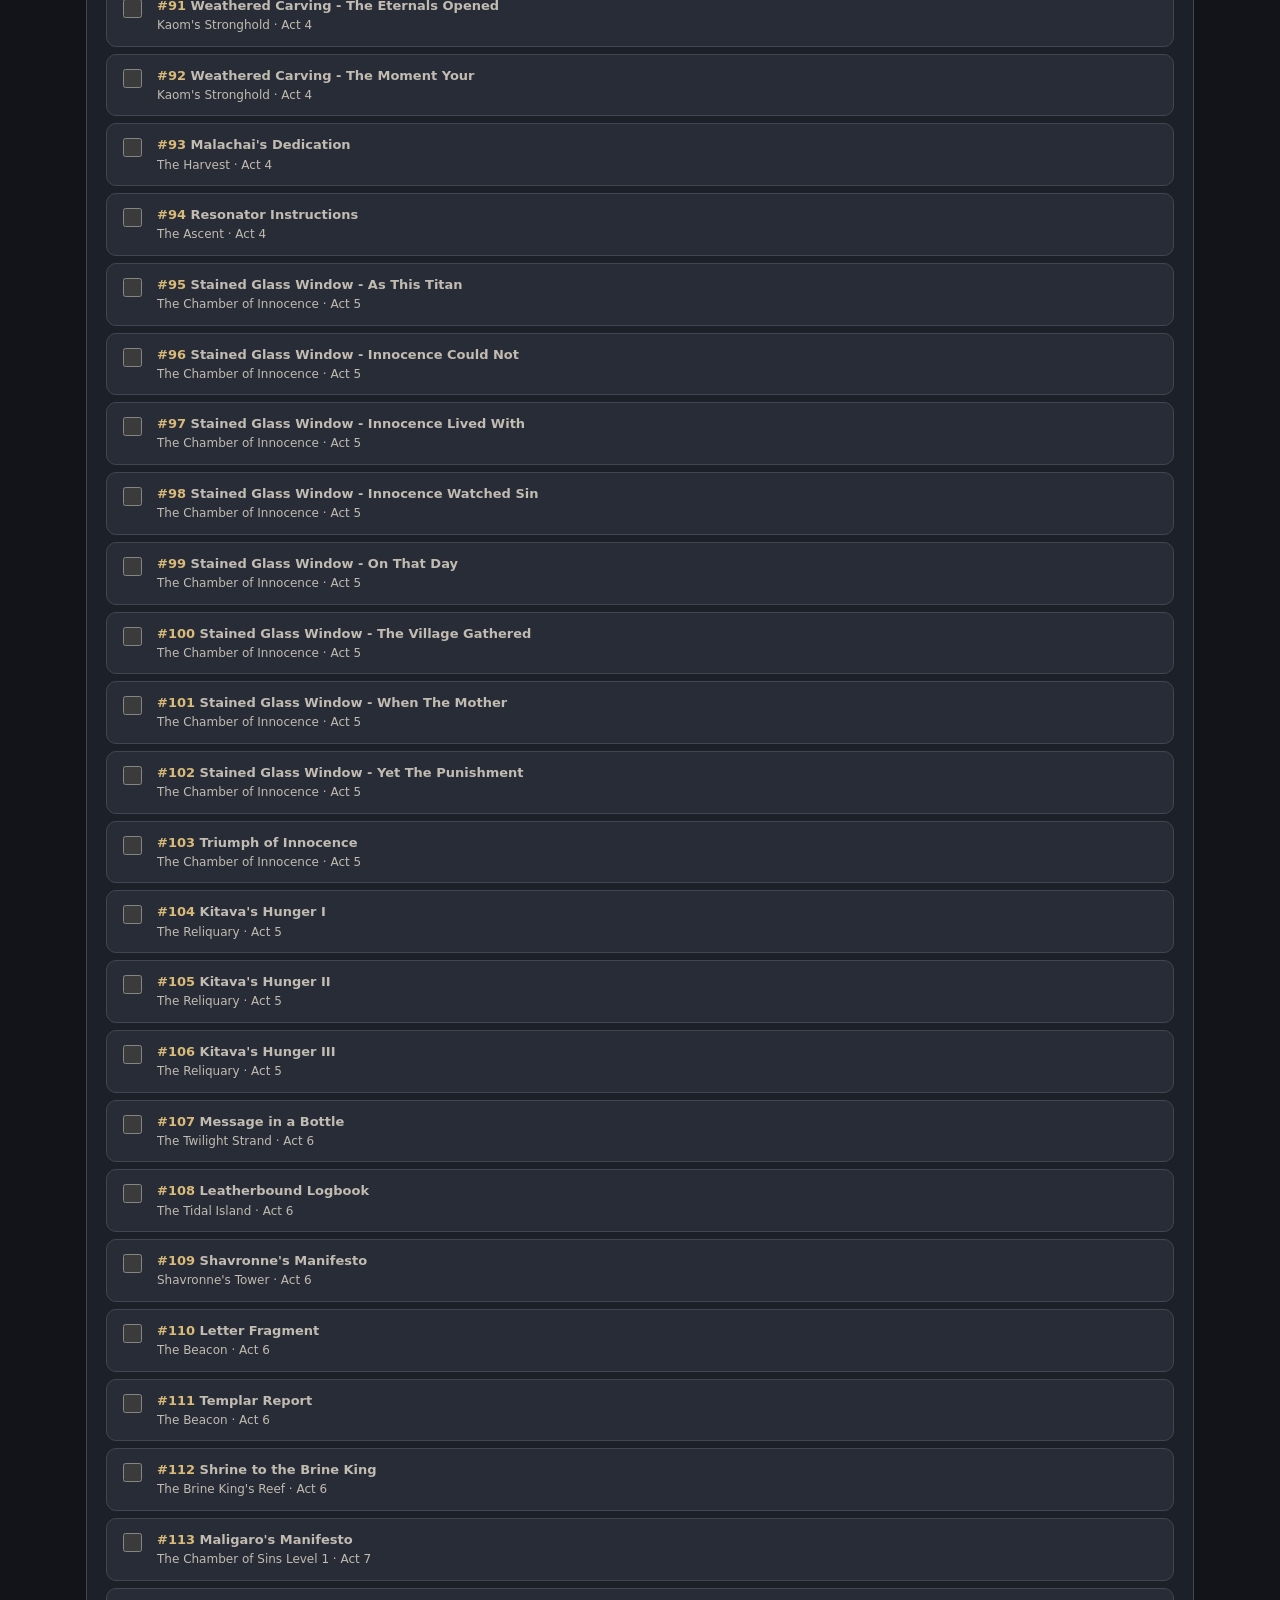
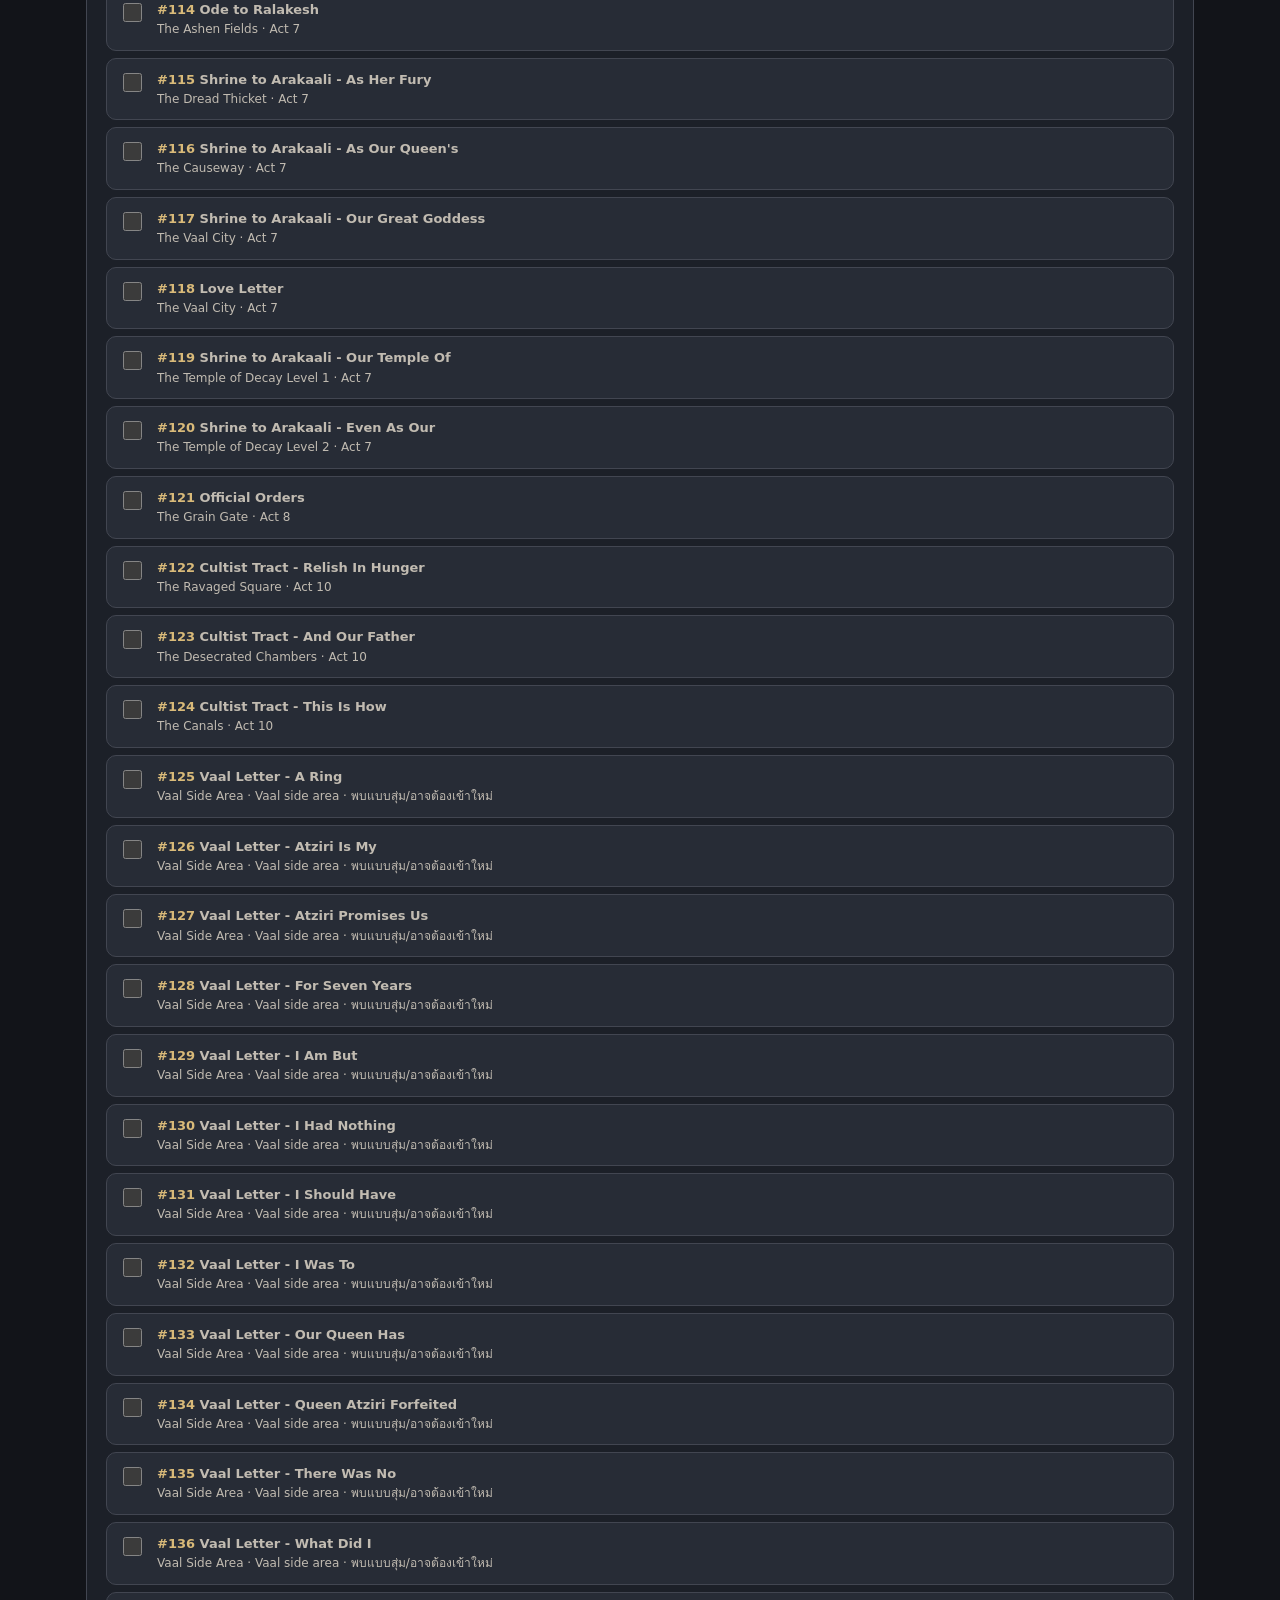
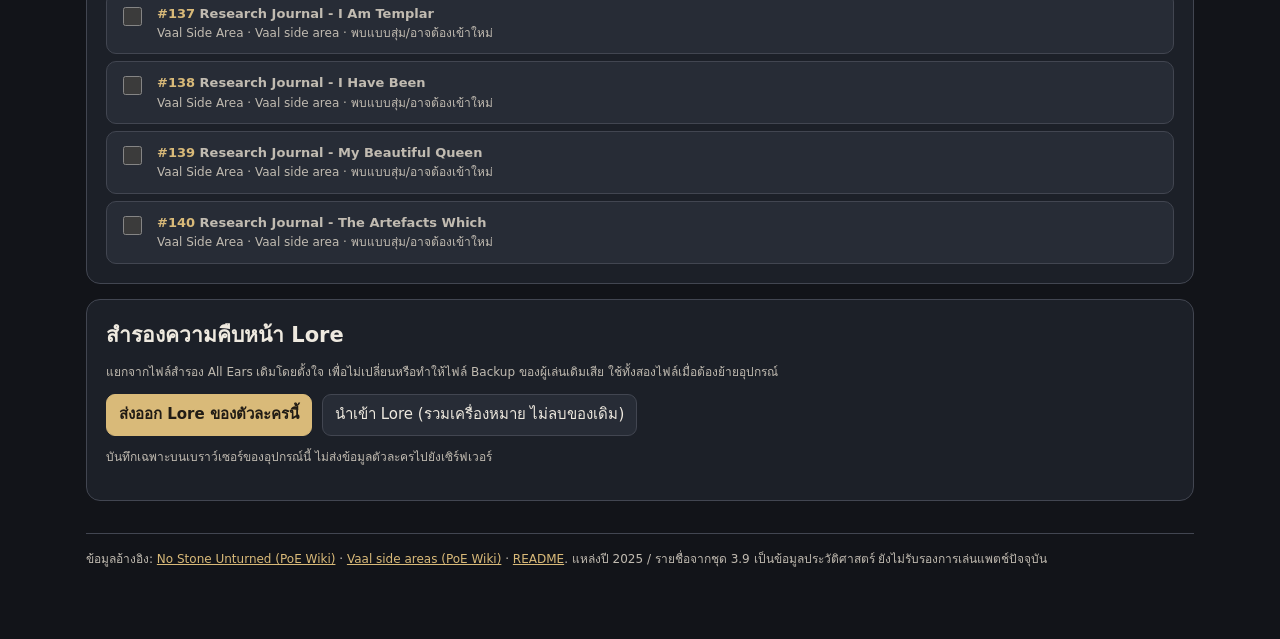
<file: poe-all-ears/companion.html>
<!doctype html>
<html lang="th"><head><meta charset="utf-8"><meta name="viewport" content="width=device-width,initial-scale=1">
<meta name="theme-color" content="#14161c"><meta name="description" content="No Stone Unturned 140 Lore tracker, Vaal search, Act 2 checkpoints and progress reconciliation for Path of Exile">
<title>PoE Achievement Companion · Lore & Recheck</title>
<style>
:root{color-scheme:dark;--bg:#121419;--card:#1c2028;--card2:#272c36;--line:#424651;--text:#eee9df;--muted:#c1bbb1;--gold:#d9ba79;--good:#98d2b4;--warn:#f0b488}*{box-sizing:border-box}
body{font:15px/1.55 system-ui,-apple-system,"Segoe UI",Tahoma,sans-serif;background:radial-gradient(ellipse at top,#312b23,var(--bg) 45%);color:var(--text);margin:0}
main{max-width:1140px;padding:24px 16px 70px;margin:auto}h1{font:normal clamp(30px,6vw,48px) Georgia,serif;margin:4px 0}h2{font-size:21px;margin:0 0 12px}h3{font-size:17px;margin:0}a{color:var(--gold)}nav{display:flex;gap:15px;flex-wrap:wrap;margin:8px 0 22px}.sub,.small{color:var(--muted)}.small{font-size:12px}.kicker{font-size:12px;letter-spacing:.13em;color:var(--gold)}
section.card,div.card{background:var(--card);border:1px solid var(--line);border-radius:14px;padding:19px;margin-top:15px} .warning{border-left:4px solid var(--warn);background:#31271f;padding:12px 15px;border-radius:4px;color:#ffe1c7;margin:12px 0}
.success{border-left:4px solid var(--good);padding:10px 14px;background:#1c3229;margin:12px 0}.grid{display:grid;grid-template-columns:repeat(auto-fit,minmax(210px,1fr));gap:12px}.two{display:grid;grid-template-columns:repeat(auto-fit,minmax(270px,1fr));gap:12px}
label{font-size:13px;color:var(--muted)}select,input,button{font:inherit;background:var(--card2);color:var(--text);border:1px solid var(--line);border-radius:9px;min-height:42px;padding:8px 12px}input[type=checkbox]{width:19px;height:19px;min-height:19px;accent-color:var(--good);flex:none}input[type=number]{width:125px}select,input[type=search]{width:100%}button{cursor:pointer}button:hover{border-color:var(--gold)}button.primary{background:var(--gold);border-color:var(--gold);color:#211c15;font-weight:700}button:disabled{opacity:.48;cursor:not-allowed}
button:focus-visible,select:focus-visible,input:focus-visible,a:focus-visible{outline:3px solid var(--gold);outline-offset:2px}.toolbar{display:grid;grid-template-columns:1.1fr 1fr 1fr 1fr;gap:10px;margin-top:10px}
.row{display:flex;align-items:center;gap:10px;flex-wrap:wrap}.row.between{justify-content:space-between}.metric{font-size:33px;font-weight:750;letter-spacing:-.03em}.metric small{font-size:15px;color:var(--muted);font-weight:400}
.meter{height:10px;background:#343842;border-radius:10px;overflow:hidden;margin-top:8px}.meter>div{height:100%;background:var(--gold);width:0;transition:width .2s}
.list{display:grid;gap:7px;margin-top:14px}.entry{display:flex;gap:12px;align-items:flex-start;padding:11px 12px;border:1px solid var(--line);border-radius:10px;background:var(--card2);cursor:pointer}.entry.done{border-color:#426552;background:#203228}
.entry .name{font-weight:600}.entry .id{color:var(--gold);font-variant-numeric:tabular-nums}.entry .area{font-size:12px;color:var(--muted)}.sectionhead{margin:19px 0 9px;color:var(--gold);font-weight:700}
.checks{display:grid;grid-template-columns:repeat(auto-fit,minmax(190px,1fr));gap:10px}.checks label{display:flex;gap:9px;align-items:flex-start;padding:10px 11px;border-radius:9px;background:var(--card2);font-size:14px;color:var(--text)}
.code{font-family:ui-monospace,Consolas,monospace;color:var(--gold)}.hidden{display:none!important}footer{font-size:12px;color:var(--muted);margin-top:32px;border-top:1px solid var(--line);padding-top:16px}
@media(max-width:700px){main{padding:16px 12px 60px}section.card,div.card{padding:14px}.toolbar{grid-template-columns:1fr 1fr}.toolbar input[type=search]{grid-column:1/-1}button{min-height:44px}}
@media(max-width:400px){.toolbar{grid-template-columns:1fr}.toolbar input[type=search]{grid-column:auto}}
</style></head><body><main>
<div class="kicker">PATH OF EXILE 1 · ACHIEVEMENT COMPANION</div>
<h1>Track. Recheck. Avoid Missables.</h1>
<p class="sub">No Stone Unturned · ติดตาม Lore 140 ชิ้น ตรวจยอดกับเกม และตรวจเงื่อนไข Act 2 แบบกดเอง ไม่ใช่ระบบอ่านข้อมูลเกมอัตโนมัติ</p>
<nav><a href="./index.html">Classic All Ears (484)</a><a href="./walkthrough.html">Guided All Ears</a><a href="./extras.html">Waypoints / Side Quests</a><a href="https://www.poewiki.net/wiki/Guide:No_Stone_Unturned_achievement" target="_blank" rel="noopener noreferrer">PoE Wiki: Lore</a></nav>
<div class="warning"><strong>สถานะข้อมูล:</strong> ชื่อ Lore และพื้นที่มาจากชุดอ้างอิงเก่า 3.9 ซึ่งตรงกับจำนวน 140 ใน Wiki ปี 2025 แต่ยังไม่ยืนยันรายละเอียดทุกชิ้นกับแพตช์ 3.30 ห้ามถือว่าการติ๊กหรือยอดตรงคือเกมรับรอง Achievement แล้ว แหล่งข้อมูลเก่าอาจมีชื่อรายการแบบย่อ</div>
<section class="card" aria-label="Character selection">
<div class="grid"><div><label for="character">ตัวละคร (ใช้รายชื่อเดียวกับ All Ears)</label><select id="character"></select></div><div><label for="mode">วิธีดูรายการ</label><select id="mode"><option value="classic">Classic — รายการทั้งหมด</option><option value="guided">Guided — จัดตามพื้นที่</option></select></div></div>
<p id="characterNote" class="small" role="status"></p>
<div class="grid"><div><div class="small">No Stone Unturned</div><div class="metric" id="loreTotal">0 <small>/ 140</small></div><div class="meter"><div id="loreBar"></div></div></div><div><div class="small">All Ears (ข้อมูลจาก Checklist หลัก)</div><div class="metric" id="earsTotal">0 <small>/ 484</small></div><p class="small">สลับตัวละครได้โดยไม่รวมยอดหลายตัวละครเข้าด้วยกัน</p></div></div>
</section>
<section class="card" id="act2Card"><h2>Act 2 · Safety Checkpoint</h2>
<p class="small">ตรวจเงื่อนไขที่คู่มือ Wiki ปี 2025 แนะนำก่อนทำเควสต์ Bandits และ Ancient Seal ต้องยืนยันด้วยตนเอง ข้อมูลนี้ยังไม่รับรองแพตช์ 3.30</p>
<div class="checks"><label><input type="checkbox" data-safety="alira">คุยกับ Alira แล้ว</label><label><input type="checkbox" data-safety="oak">คุยกับ Oak แล้ว</label><label><input type="checkbox" data-safety="kraityn">คุยกับ Kraityn แล้ว</label><label><input type="checkbox" data-safety="seal">เปิด Ancient Seal แล้ว</label><label><input type="checkbox" data-safety="darkness">เก็บบทสนทนา The Darkness ที่เกี่ยวข้องแล้ว</label></div>
<div class="two" style="margin-top:12px"><div><label for="firstKill">Bandit ที่ฆ่าเป็นคนแรก</label><select id="firstKill"><option value="">ยังไม่ได้ฆ่า / ไม่ทราบ</option><option>Alira</option><option>Oak</option><option>Kraityn</option></select></div><div><label for="secondKill">Bandit ที่ฆ่าเป็นคนที่สอง</label><select id="secondKill"><option value="">ยังไม่ได้ฆ่า / ไม่ทราบ</option><option>Alira</option><option>Oak</option><option>Kraityn</option></select></div></div>
<div id="act2Advice" role="status" aria-live="polite"></div>
<p class="small"><a href="https://www.poewiki.net/wiki/Guide:All_Ears_achievement#Act_2" target="_blank" rel="noopener noreferrer">ดูเงื่อนไข Act 2 จาก Wiki</a> · สถานะของกล่องตรวจเป็นการยืนยันด้วยมือ ไม่ได้ตรวจเควสต์จริง</p></section>
<section class="card"><h2>Progress Recheck · เทียบยอดกับเกม</h2>
<p class="small">เกมแสดงยอดรวม แต่ไม่มีข้อมูลราย Lore ที่ขาดทั้งหมดในหน้า Achievement การตรวจยอดช่วยหาช่วงที่คลาดเคลื่อนได้ แต่ไม่สามารถระบุชิ้นที่หายได้อย่างแน่นอน</p>
<div class="row"><label for="gameCount">Lore ที่เกมนับแล้ว</label><input id="gameCount" type="number" min="0" max="140" step="1" placeholder="0–140"><button id="compare" class="primary">ตรวจยอด</button><button id="checkpoint">บันทึกจุดเทียบยอดตรงกัน</button></div>
<div id="compareResult" aria-live="polite"></div><p id="baselineText" class="small"></p>
</section>
<section class="card"><h2>Vaal Letter / Research Journal Tracker</h2><p class="small">Vaal Side Areas ใน Campaign เกิดแบบสุ่ม แต่ Lore ผูกกับชื่อ Side Area ตามคู่มือ Wiki เดิม ไม่ใช่สุ่มข้อความจากทุกชิ้นเมื่อเปิดพื้นที่เดียวกัน</p>
<div class="warning"><strong>ข้อควรระวัง 3.30:</strong> Patch Notes ระบุว่า Vaal Side Areas จะไม่ปรากฏใน Maps และ Sacrifice Fragments แบบเดิมถูกยกเลิก อย่าใช้คำแนะนำฟาร์มจาก Map Device ในคู่มือเก่าโดยไม่ตรวจแพตช์</div>
<div class="row"><label for="vaalArea">ตรวจชื่อ Vaal Side Area</label><input id="vaalArea" type="search" style="max-width:340px" placeholder="เช่น Concealed Caldarium"><button id="lookup">ค้นหา Lore ที่จับคู่ได้</button></div>
<p id="vaalResult" class="small" role="status">ค้นหาจากตัวอย่างพื้นที่ที่ตรวจจับคู่กับ Wiki แล้ว ไม่ใช่ฐานข้อมูลทุก Side Area</p><button id="showVaal">แสดงรายการ Vaal ทั้ง 16 ชิ้น</button>
</section>
<section class="card" id="lorePanel"><div class="row between"><h2>No Stone Unturned · รายการทั้งหมด</h2><span id="filteredCount" class="small"></span></div>
<div class="toolbar"><input type="search" id="search" placeholder="ค้นหา Lore หรือพื้นที่" aria-label="ค้นหา"><select id="act" aria-label="กรอง Act"><option value="all">ทุกพื้นที่</option><option value="1">Act 1 (29)</option><option value="2">Act 2 (11)</option><option value="3">Act 3 (32)</option><option value="4">Act 4 (12)</option><option value="5">Act 5 (12)</option><option value="6">Act 6 (6)</option><option value="7">Act 7 (8)</option><option value="8">Act 8 (1)</option><option value="10">Act 10 (3)</option><option value="Labyrinth">Labyrinth (10)</option><option value="Vaal">Vaal Areas (16)</option></select><select id="status" aria-label="กรองสถานะ"><option value="all">ทุกสถานะ</option><option value="todo">ยังไม่ติ๊ก</option><option value="done">ติ๊กแล้ว</option></select><select id="random" aria-label="กรองรายการสุ่ม"><option value="all">ทั้งหมด</option><option value="random">มีการสุ่ม / ต้องเจอซ้ำ</option></select></div>
<div id="loreList" class="list"></div></section>
<section class="card"><h2>สำรองความคืบหน้า Lore</h2><p class="small">แยกจากไฟล์สำรอง All Ears เดิมโดยตั้งใจ เพื่อไม่เปลี่ยนหรือทำให้ไฟล์ Backup ของผู้เล่นเดิมเสีย ใช้ทั้งสองไฟล์เมื่อต้องย้ายอุปกรณ์</p><div class="row"><button id="export" class="primary">ส่งออก Lore ของตัวละครนี้</button><button id="import">นำเข้า Lore (รวมเครื่องหมาย ไม่ลบของเดิม)</button><input id="importFile" type="file" accept=".json,application/json" class="hidden"></div><p class="small">บันทึกเฉพาะบนเบราว์เซอร์ของอุปกรณ์นี้ ไม่ส่งข้อมูลตัวละครไปยังเซิร์ฟเวอร์</p><p id="message" role="status"></p></section>
<footer>ข้อมูลอ้างอิง: <a href="https://www.poewiki.net/wiki/Guide:No_Stone_Unturned_achievement">No Stone Unturned (PoE Wiki)</a> · <a href="https://www.poewiki.net/wiki/Vaal_side_area">Vaal side areas (PoE Wiki)</a> · <a href="./README.md">README</a>. แหล่งปี 2025 / รายชื่อจากชุด 3.9 เป็นข้อมูลประวัติศาสตร์ ยังไม่รับรองการเล่นแพตช์ปัจจุบัน</footer>
</main><script src="./data.js"></script><script src="./lore-data.js"></script><script>
(function(){"use strict";
var D=window.NO_STONE_DATA, E=window.ALL_EARS_DATA, MAIN="poe-all-ears-user-data-v1", KEY="poe-companion-lore-v1";
var valid=new Set(D&&D.entries.map(function(x){return x.id})||[]),main=null,chars=[],selected="",s={version:1,byCharacter:{}};
var groups={};D.entries.forEach(function(x){groups[x.act]=(groups[x.act]||0)+1;});
if(D.entries.length!==140||valid.size!==140||Object.keys(groups).length!==11){document.getElementById("loreList").textContent="ข้อมูล Lore ไม่ครบ โปรดแจ้งผู้ดูแล";return}
function $(id){return document.getElementById(id)}
function node(tag,content,cls){var e=document.createElement(tag);if(content!==undefined)e.textContent=content;if(cls)e.className=cls;return e}
function cleanIds(ids){return Array.isArray(ids)?[...new Set(ids.filter(function(x){return Number.isInteger(x)&&valid.has(x)}))].sort(function(a,b){return a-b}):[]}
function load(){try{main=JSON.parse(localStorage.getItem(MAIN));if(!main||main.version!==1||!Array.isArray(main.characters))throw Error("missing");chars=main.characters.filter(function(c){return c&&typeof c.id==="string"&&c.id&&typeof c.name==="string"&&Array.isArray(c.checked)})}catch(e){chars=[]}
try{var raw=JSON.parse(localStorage.getItem(KEY));if(raw&&raw.version===1&&raw.byCharacter&&typeof raw.byCharacter==="object"){if(chars.some(function(c){return c.id===raw.active}))s.active=raw.active;chars.forEach(function(c){var r=raw.byCharacter[c.id];if(r&&typeof r==="object"){var ck=r.checkpoint&&typeof r.checkpoint==="object"?r.checkpoint:null;s.byCharacter[c.id]={lore:cleanIds(r.lore),safety:cleanSafety(r.safety),checkpoint:ck&&Number.isInteger(ck.count)&&ck.count>=0&&ck.count<=140?{count:ck.count,ids:cleanIds(ck.ids),at:String(ck.at||"").slice(0,60)}:null}}})}}catch(e){}
}
function cleanSafety(v){var x=v&&typeof v==="object"?v:{},safe={};["alira","oak","kraityn","seal","darkness"].forEach(function(k){safe[k]=x[k]===true});safe.first=["Alira","Oak","Kraityn"].includes(x.first)?x.first:"";safe.second=["Alira","Oak","Kraityn"].includes(x.second)&&x.second!==safe.first?x.second:"";return safe}
function current(){if(!s.byCharacter[selected])s.byCharacter[selected]={lore:[],safety:cleanSafety({}),checkpoint:null};return s.byCharacter[selected]}
function commit(update){var before=JSON.stringify(s);update();try{localStorage.setItem(KEY,JSON.stringify(s));return true}catch(e){s=JSON.parse(before);notice("บันทึกไม่ได้: พื้นที่เก็บข้อมูลเบราว์เซอร์ไม่พร้อม");return false}}
function notice(message){$("message").textContent=message}
function complete(){return selected&&chars.some(function(c){return c.id===selected})}
function refresh(){if(!complete())return;var item=current(),done=new Set(item.lore);$("loreTotal").innerHTML="";$("loreTotal").append(String(done.size)+" ");var small=node("small","/ 140");$("loreTotal").append(small);$("loreBar").style.width=(done.size/140*100)+"%";var c=chars.find(function(c){return c.id===selected});$("earsTotal").textContent="";$("earsTotal").append(String(new Set(c.checked.filter(function(i){return Number.isInteger(i)&&i>=1&&i<=484})).size)+" ");$("earsTotal").append(node("small","/ 484"));$("characterNote").textContent="ความคืบหน้า Lore บันทึกแยกให้ตัวละคร "+c.name+" · ไม่ตรวจสถานะเกมอัตโนมัติ";renderLore();renderSafety();renderBaseline()}
function renderLore(){var c=current(),done=new Set(c.lore),q=$("search").value.trim().toLowerCase(),act=$("act").value,st=$("status").value,ran=$("random").value,mode=$("mode").value;
var items=D.entries.filter(function(x){return (act==="all"||String(x.act)===act)&&(st==="all"||(st==="done"?done.has(x.id):!done.has(x.id)))&&(ran==="all"||x.random)&&(!q||(x.name+" "+x.area+" "+x.id).toLowerCase().includes(q))});
$("filteredCount").textContent=items.length+" / 140 รายการ";var root=$("loreList");root.replaceChildren();if(!items.length){root.append(node("p","ไม่มีรายการตามตัวกรอง","small"));return}
var last="";items.forEach(function(x){if(mode==="guided"){var group=String(x.act)+" / "+x.area;if(group!==last){root.append(node("div",group,"sectionhead"));last=group;}}var label=node("label",undefined,"entry"+(done.has(x.id)?" done":"")),box=node("input");box.type="checkbox";box.checked=done.has(x.id);box.setAttribute("aria-label",x.name+" - "+x.area);box.addEventListener("change",function(){if(commit(function(){var arr=current().lore.slice();if(box.checked){if(!arr.includes(x.id))arr.push(x.id)}else{arr=arr.filter(function(id){return id!==x.id})}current().lore=cleanIds(arr)}))refresh();else refresh()});label.append(box);var body=node("div"),name=node("div",undefined,"name");name.append(node("span","#"+x.id+" ","id"));name.append(document.createTextNode(x.name));body.append(name);body.append(node("div",x.area+" · "+(x.act==="Vaal"?"Vaal side area":x.act==="Labyrinth"?"Labyrinth":"Act "+x.act)+(x.random?" · พบแบบสุ่ม/อาจต้องเข้าใหม่":""),"area"));label.append(body);root.append(label)})}
function renderSafety(){var a=current().safety;$("act2Card").querySelectorAll("[data-safety]").forEach(function(x){x.checked=!!a[x.dataset.safety]});$("firstKill").value=a.first;$("secondKill").value=a.second;var out=$("act2Advice");out.replaceChildren();var warned=[];if(!(a.alira&&a.oak&&a.kraityn))warned.push("ยังไม่ได้ยืนยันว่าคุยกับ Bandits ทั้งสามก่อนเปิด Ancient Seal");if(a.seal&&!(a.alira&&a.oak&&a.kraityn))warned.push("เปิด Seal แล้วแต่รายการคุยกับ Bandits ยังไม่ครบ: ตรวจในเกมและคู่มือก่อนดำเนินต่อ");if((a.first||a.second)&&(!a.seal||!a.darkness))warned.push("มีการฆ่า Bandit แล้วแต่ยังไม่ยืนยัน Ancient Seal และ The Darkness: อาจพลาดบทสนทนา");if(!a.darkness)warned.push("ยังไม่ยืนยันบทสนทนา The Darkness อย่าฆ่า Bandits ต่อจากคำแนะนำเก่าโดยไม่ตรวจเงื่อนไข");if(a.first&&a.second&&a.first===a.second)warned.push("ลำดับ Bandits ต้องไม่ซ้ำกัน");var box=node("div",undefined,warned.length?"warning":"success");if(warned.length)warned.forEach(function(w){box.append(node("p",w))});else box.append(node("p","ผ่านการติ๊ก Checkpoint ขั้นต้นด้วยมือเท่านั้น ยังไม่รับรองว่าเส้นทางปลอดภัยในแพตช์นี้"));if(a.first)box.append(node("p","Eramir หลังฆ่าตัวแรก: ตรวจหัวข้อที่ขึ้นกับ "+a.first+" (Wiki แถว 101)"));if(a.second){var survivor=["Alira","Oak","Kraityn"].filter(function(n){return n!==a.first&&n!==a.second})[0];box.append(node("p","หลังฆ่าตัวที่สอง: เหลือ "+survivor+" · ตรวจบทสนทนา Eramir ตามผู้รอด (Wiki แถว 102)"))}out.append(box)}
function renderBaseline(){var ck=current().checkpoint;$("baselineText").textContent=ck?"จุดเทียบยอดล่าสุด: "+ck.count+"/140 · "+ck.at+" (ยืนยันเฉพาะยอด ไม่ได้ยืนยันรายการจริง)":"ยังไม่มีจุดเทียบยอดที่บันทึกไว้"}
function compare(){if(!complete())return;var raw=$("gameCount").value;if(raw.trim()===""){ $("compareResult").textContent="กรุณาระบุยอดที่เกมแสดง";return}var game=Number(raw);if(!Number.isInteger(game)||game<0||game>140){$("compareResult").textContent="ยอดเกมต้องเป็นจำนวนเต็ม 0–140";return}var checked=current().lore.length,delta=checked-game,box=$("compareResult");box.replaceChildren();if(delta===0){box.append(node("div","ยอดตรงกัน "+checked+" ชิ้น แต่ยังพิสูจน์ไม่ได้ว่าติ๊กชิ้นถูกทั้งหมด","success"));return}var banner=node("div","Checklist: "+checked+" / เกม: "+game+" · "+(delta>0?"Checklist มากกว่าเกม "+delta:"เกมมากกว่า Checklist "+(-delta))+" รายการ","warning");box.append(banner);var ck=current().checkpoint;var candidates=ck?current().lore.filter(function(id){return !ck.ids.includes(id)}):current().lore;box.append(node("p",ck?"รายการที่ติ๊กเพิ่มหลังจุดเทียบยอดตรงกันล่าสุด (เป็นเพียงรายการให้ย้อนตรวจ ไม่ใช่รายการที่เกมยืนยันว่าพลาด):":"ยังไม่มีจุดเทียบยอดเก่า ลองย้อนตรวจรายการที่ติ๊กไว้:","small"));var list=node("ul");candidates.slice(0,40).forEach(function(id){var x=D.entries[id-1];list.append(node("li","#"+id+" "+x.name+" — "+x.area))});if(candidates.length>40)list.append(node("li","และอีก "+(candidates.length-40)+" รายการ"));if(!candidates.length)list.append(node("li","ไม่มีรายการใหม่หลัง Checkpoint ตรวจรายการก่อนหน้าและรายการที่ยังไม่ได้ติ๊ก"));box.append(list)}
function snapshot(){var raw=$("gameCount").value;var game=Number(raw);if(raw.trim()===""||!Number.isInteger(game)||game<0||game>140||game!==current().lore.length){notice("บันทึกได้เมื่อกรอกยอดเกมถูกต้องและตรงกับจำนวน Lore ที่ติ๊กเท่านั้น");return}if(commit(function(){current().checkpoint={count:game,ids:current().lore.slice(),at:new Date().toLocaleString("th-TH")}})){renderBaseline();notice("บันทึกจุดเทียบยอดแล้ว (ยืนยันเฉพาะจำนวน)")}}
var knownAreas={"concealed caldarium":130,"abandoned dam":126,"concealed cavity":127,"covered-up hollow":135};
function lookup(){var text=$("vaalArea").value.trim().toLowerCase();var id=knownAreas[text],out=$("vaalResult");if(!text){out.textContent="ระบุชื่อ Vaal Side Area ก่อน";return}if(!id){out.textContent="ยังไม่มีข้อมูลจับคู่ที่ตรวจสอบสำหรับชื่อพื้นที่นี้ กรุณาเปิดตาราง Vaal Side Area จาก Wiki อย่าเดารายการ";return}var x=D.entries[id-1];out.textContent="พื้นที่ "+text+" → #"+id+" "+x.name+" · "+(current().lore.includes(id)?"ติ๊กแล้ว":"ยังไม่ติ๊ก")+" (อ้างอิง Wiki ปี 2025; ยังไม่ยืนยัน 3.30)";$("act").value="Vaal";$("search").value=x.name;$("status").value="all";renderLore()}
function exportLore(){if(!complete())return;var c=chars.find(function(x){return x.id===selected}),record=current();var file={app:"poe-companion-lore",version:1,characterName:c.name,exportedAt:new Date().toISOString(),lore:record.lore,checkpoint:record.checkpoint,safety:record.safety};var url=URL.createObjectURL(new Blob([JSON.stringify(file,null,2)],{type:"application/json"})),a=node("a");a.href=url;a.download="poe-lore-"+selected.replace(/[^a-z0-9_-]/gi,"").slice(0,24)+".json";a.click();setTimeout(function(){URL.revokeObjectURL(url)},1500);notice("ส่งออก Lore สำเร็จ (All Ears ต้องสำรองแยกที่หน้า Checklist หลัก)")}
function importLore(file){if(!file||file.size>1000000){notice("ไฟล์ไม่ถูกต้องหรือใหญ่เกิน 1 MB");return}var reader=new FileReader();reader.onload=function(){try{var raw=JSON.parse(String(reader.result));if(!raw||raw.app!=="poe-companion-lore"||raw.version!==1||!Array.isArray(raw.lore)||raw.lore.length>140||raw.lore.some(function(x){return !Number.isInteger(x)||!valid.has(x)}))throw Error("bad-backup");if(!confirm("รวมเครื่องหมาย Lore "+raw.lore.length+" รายการเข้ากับตัวละครที่เลือก? ไม่ลบรายการเดิม"))return;if(commit(function(){current().lore=cleanIds(current().lore.concat(raw.lore))})){refresh();notice("นำเข้าเครื่องหมาย Lore แล้ว ไม่ได้นำเข้าความคืบหน้า All Ears หรือจุดเทียบยอดเก่า")}}catch(e){notice("ไฟล์สำรอง Lore ไม่ถูกต้อง")}};reader.onerror=function(){notice("อ่านไฟล์สำรองไม่ได้")};reader.readAsText(file)}
load();if(!chars.length){$("characterNote").textContent="ไม่พบตัวละคร กรุณาเปิดหน้า Classic All Ears และสร้างตัวละครก่อน";$("lorePanel").classList.add("hidden");$("act2Card").classList.add("hidden");return}
chars.forEach(function(c){var opt=node("option",c.name);opt.value=c.id;$("character").append(opt)});selected=chars.some(function(c){return c.id===s.active})?s.active:(chars.some(function(c){return c.id===main.active})?main.active:chars[0].id);$("character").value=selected;
$("character").addEventListener("change",function(e){var before=selected;selected=e.target.value;if(!commit(function(){s.active=selected})){selected=before;$("character").value=before;}$("compareResult").replaceChildren();refresh()});
["act","status","random","search","mode"].forEach(function(id){$(id).addEventListener(id==="search"?"input":"change",refresh)});
$("act2Card").querySelectorAll("[data-safety]").forEach(function(x){x.addEventListener("change",function(){var name=x.dataset.safety;if(!commit(function(){current().safety[name]=x.checked}))x.checked=!x.checked;renderSafety()})});
["firstKill","secondKill"].forEach(function(id){$(id).addEventListener("change",function(){var before=current().safety;var first=$("firstKill").value,second=$("secondKill").value;if(first&&second===first){notice("ตัวแรกและตัวที่สองต้องไม่ซ้ำกัน");$(id).value=before[id==="firstKill"?"first":"second"];return}commit(function(){current().safety.first=first;current().safety.second=second});renderSafety()})});
$("compare").addEventListener("click",compare);$("checkpoint").addEventListener("click",snapshot);$("lookup").addEventListener("click",lookup);
$("showVaal").addEventListener("click",function(){$("act").value="Vaal";$("search").value="";$("status").value="all";renderLore();$("lorePanel").scrollIntoView({behavior:"smooth"})});
$("export").addEventListener("click",exportLore);$("import").addEventListener("click",function(){$("importFile").click()});$("importFile").addEventListener("change",function(e){importLore(e.target.files[0]);e.target.value=""});
refresh();
})();
</script></body></html>
</file>
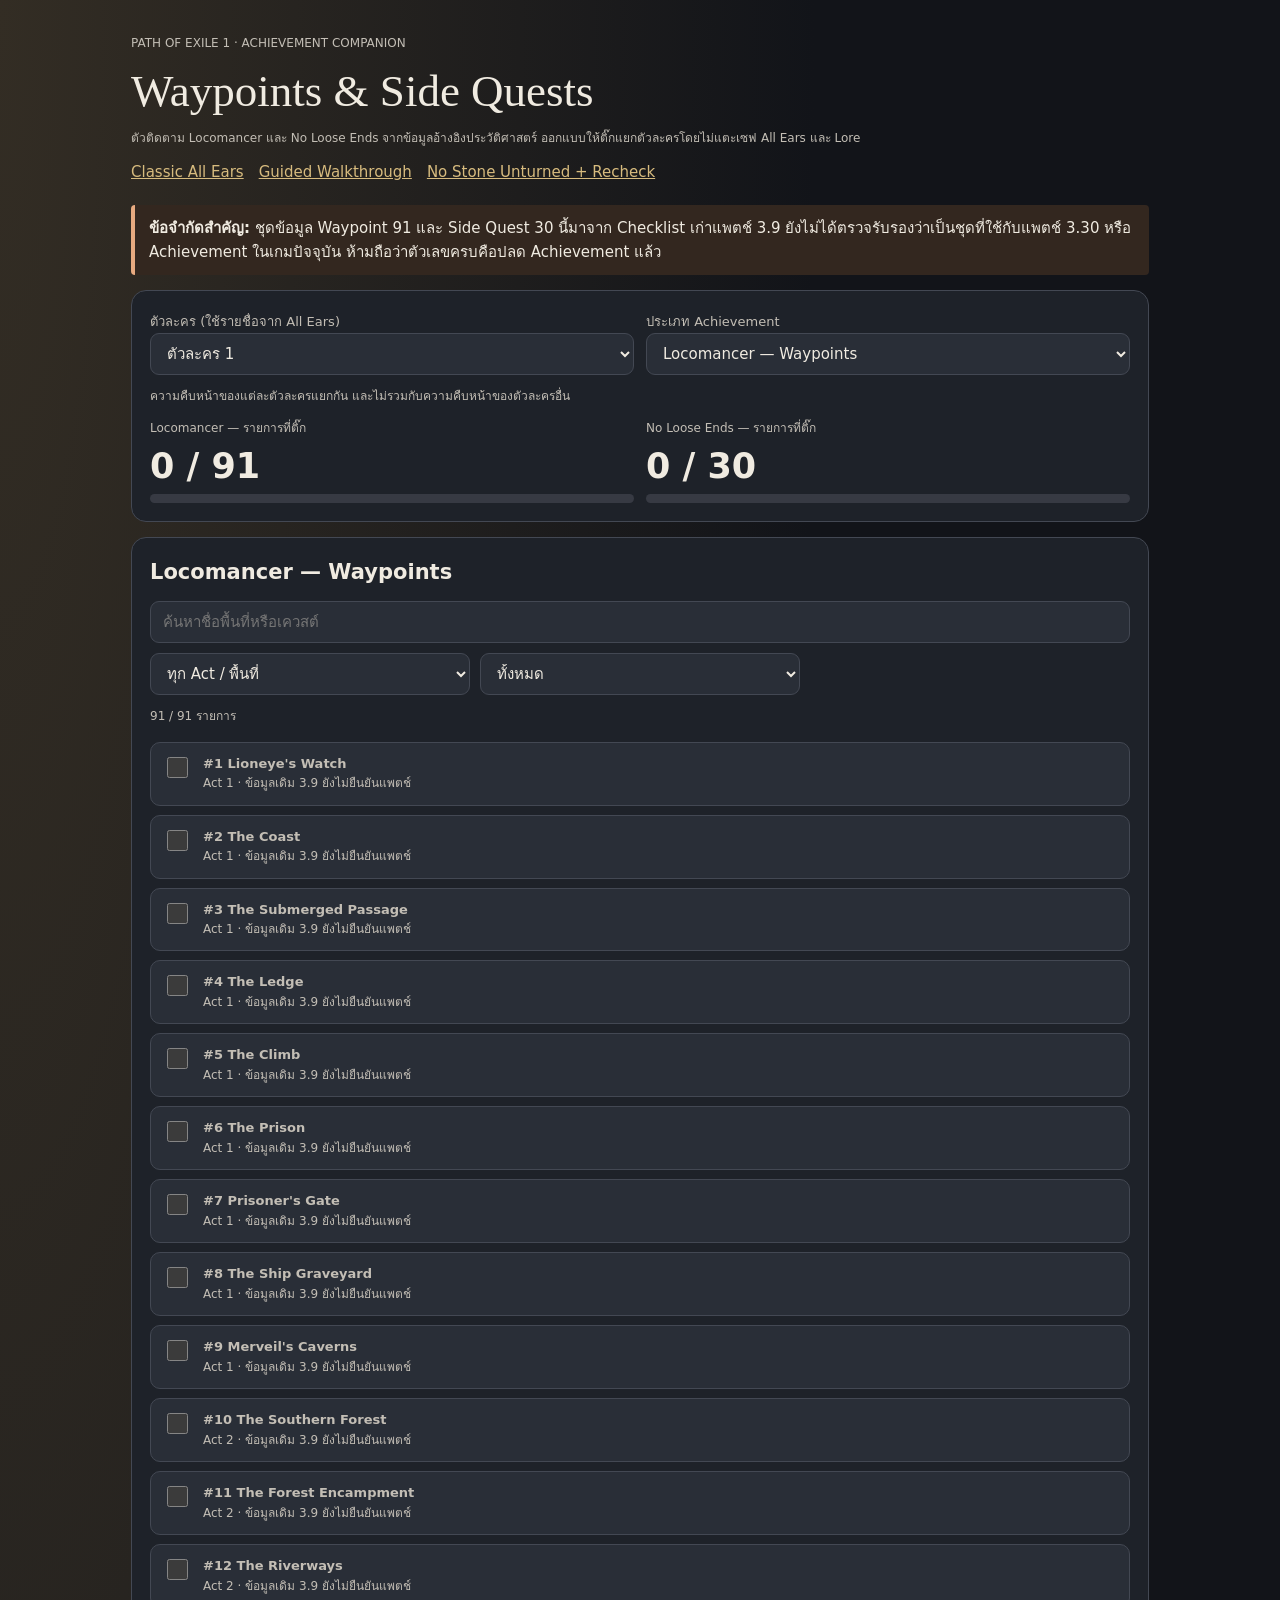
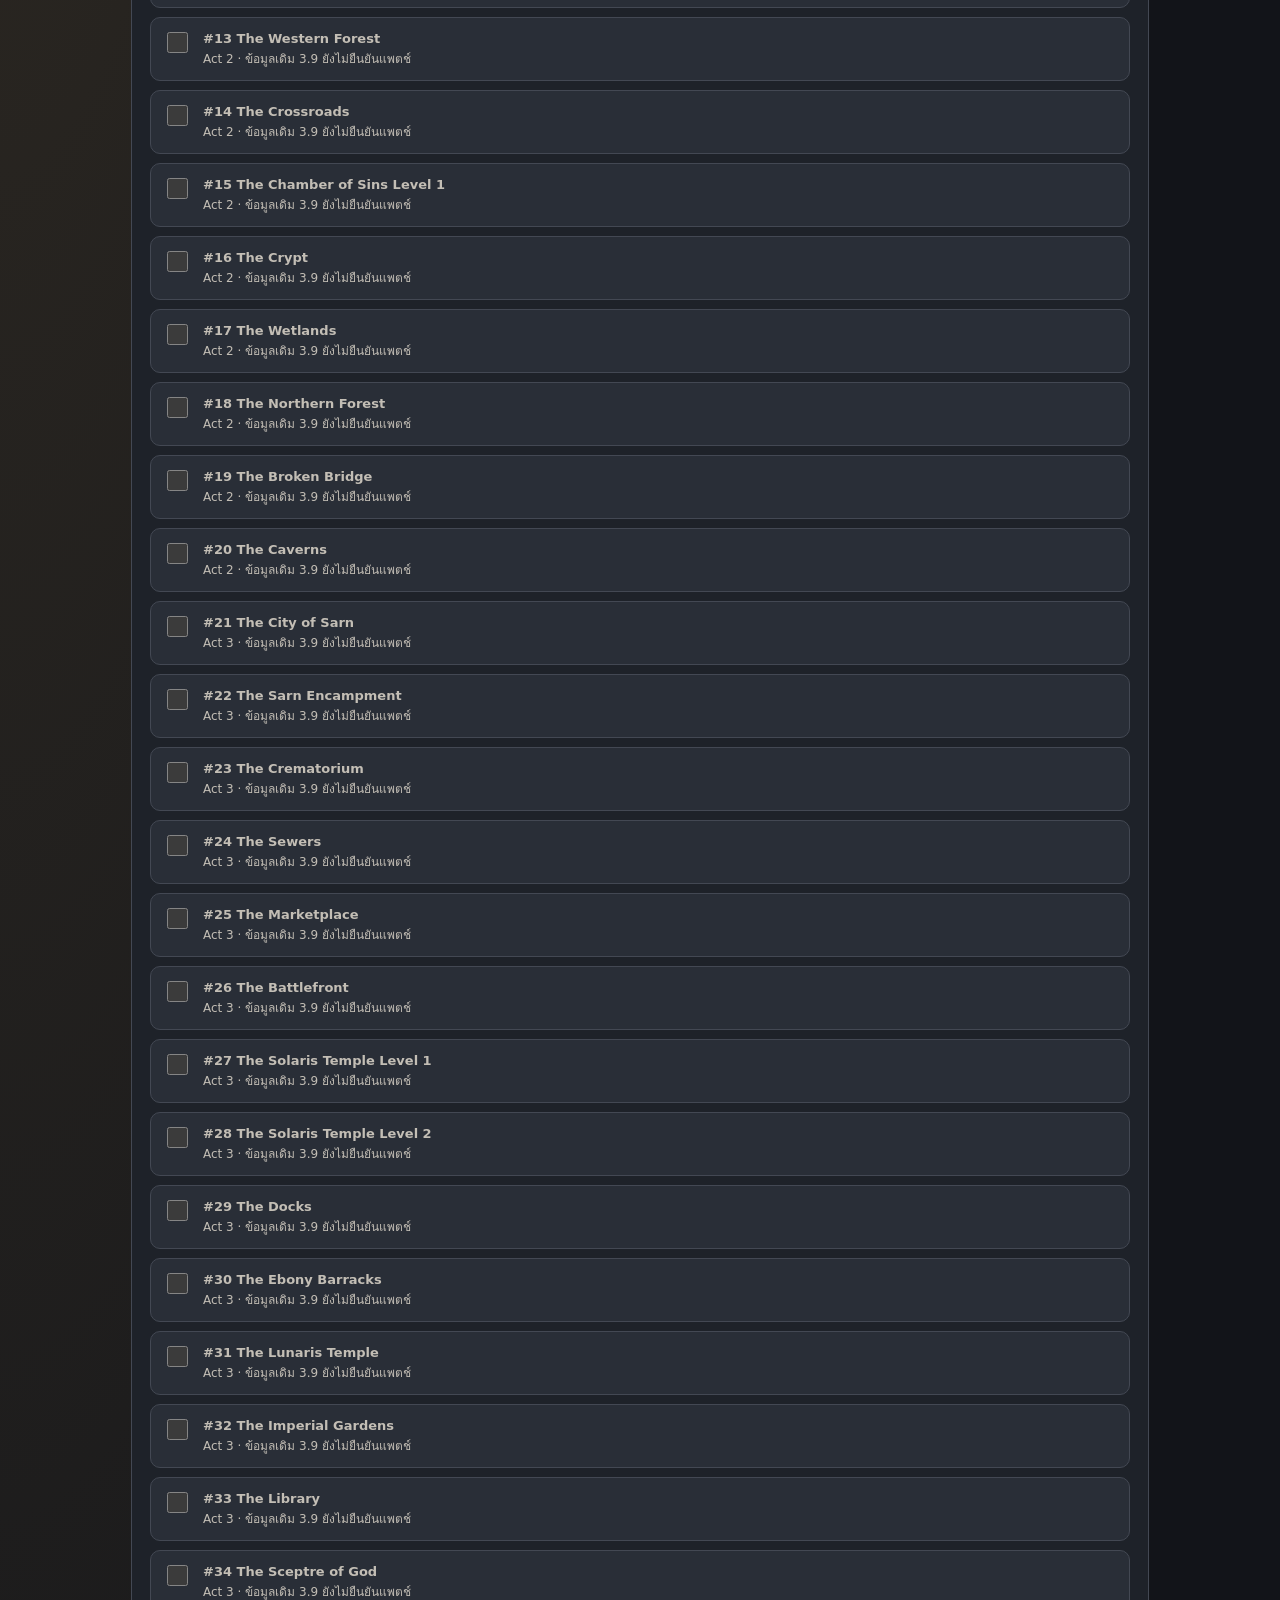
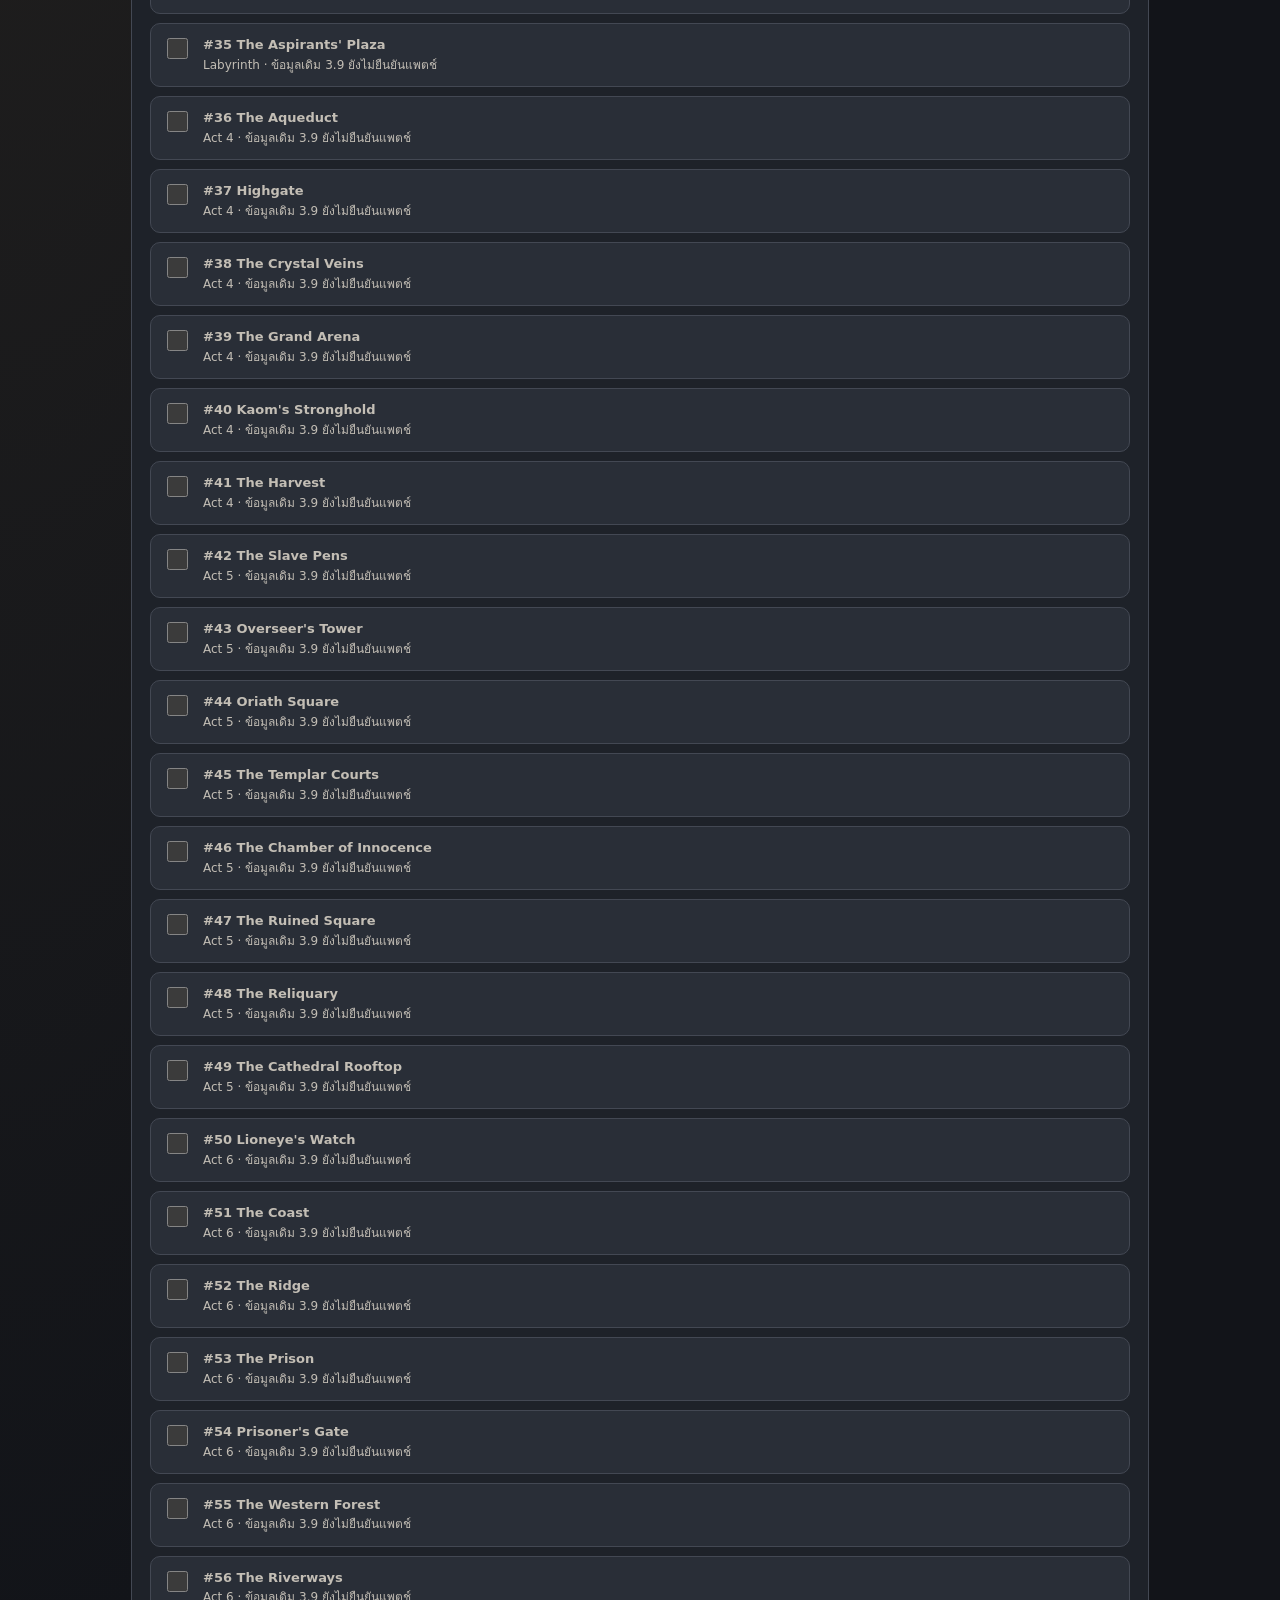
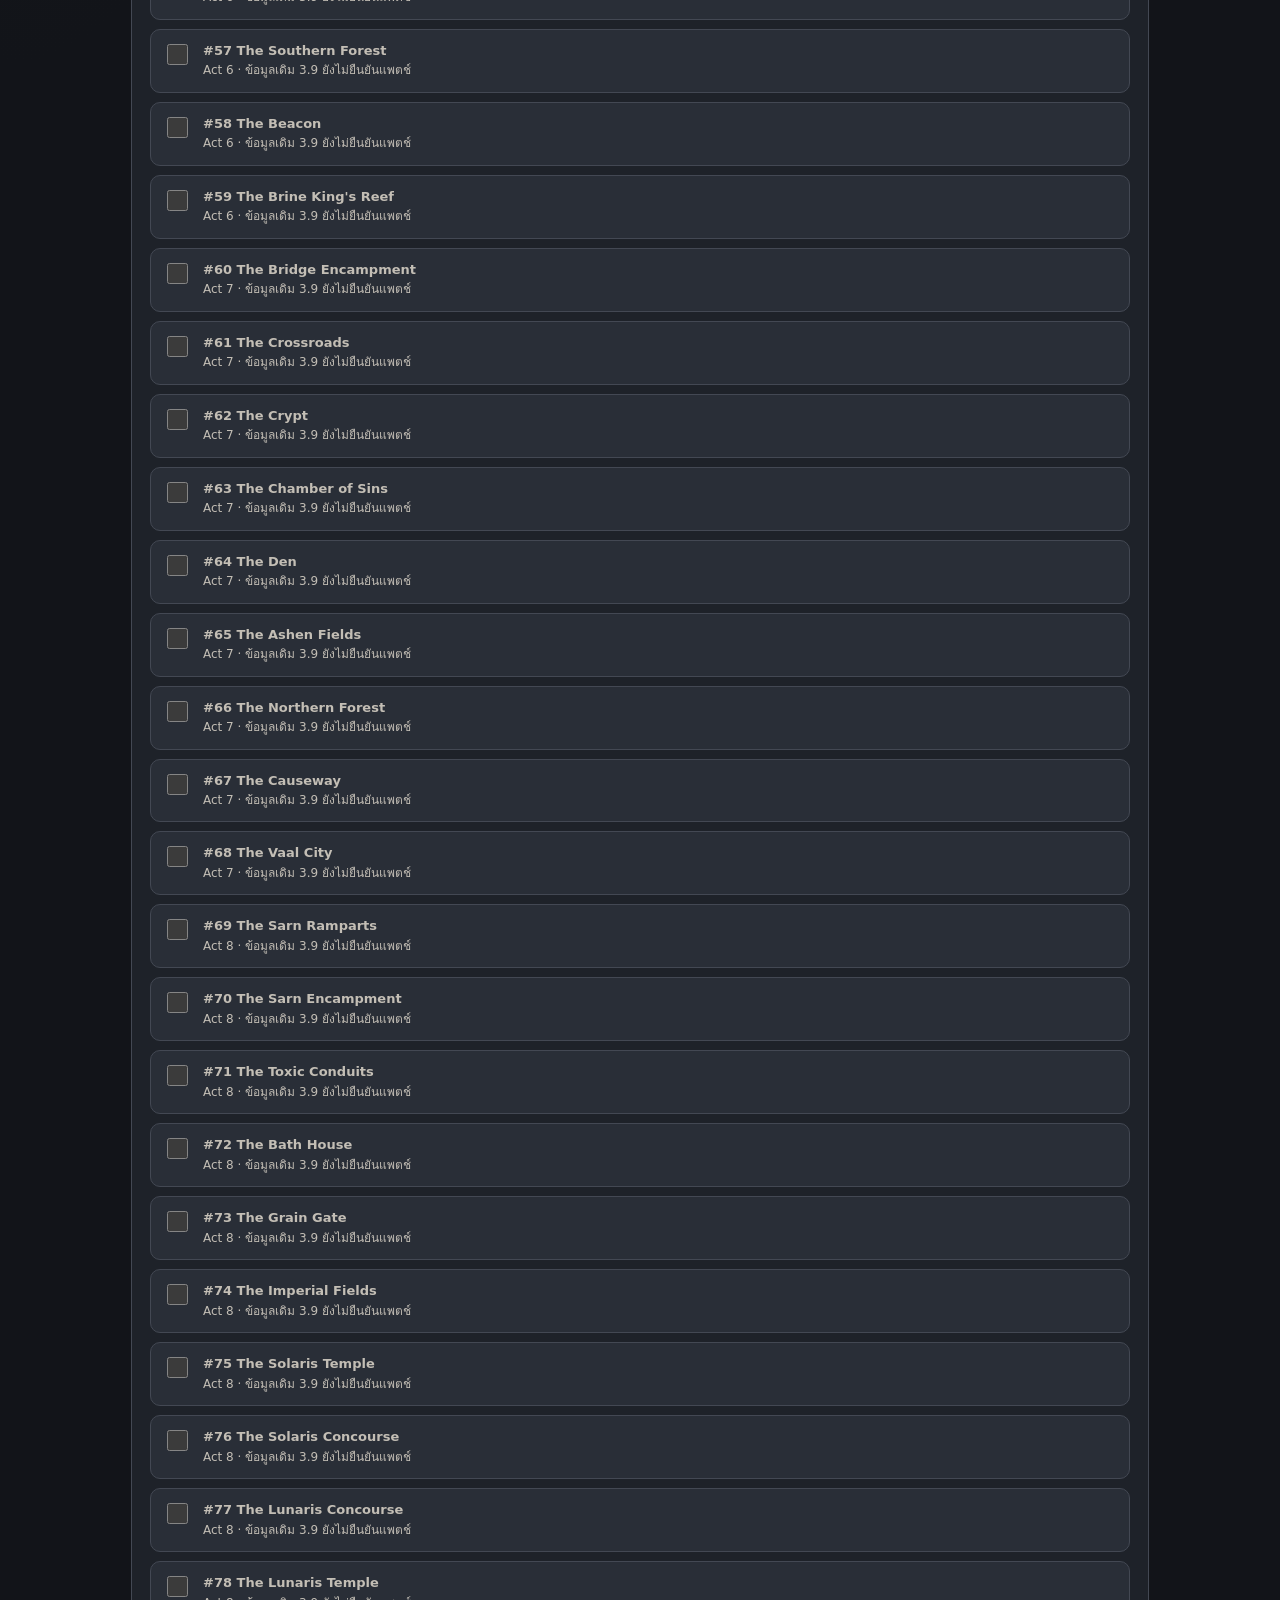
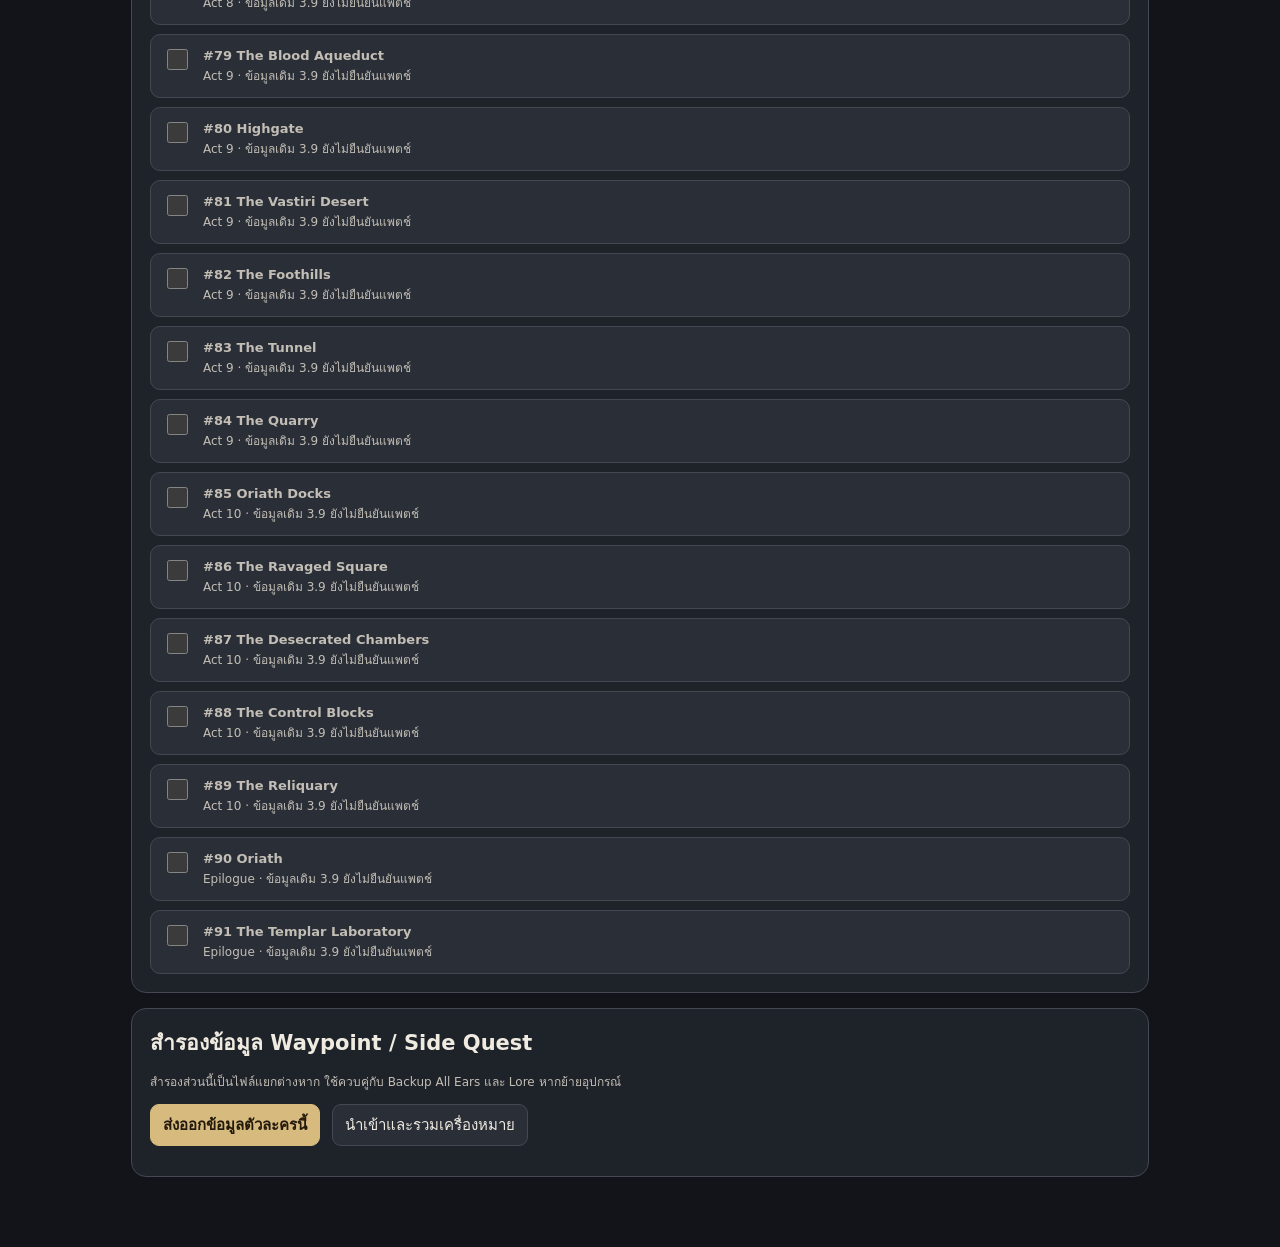
<file: poe-all-ears/extras.html>
<!doctype html><html lang="th"><head><meta charset="utf-8"><meta name="viewport" content="width=device-width,initial-scale=1">
<title>PoE Companion · Waypoints & Side Quests</title><meta name="theme-color" content="#15171c"><style>
:root{color-scheme:dark;--bg:#121419;--card:#1e2229;--card2:#292e37;--line:#434853;--text:#f0ebe1;--muted:#c3beb5;--gold:#d7bb7e;--green:#9accad}*{box-sizing:border-box}
body{margin:0;color:var(--text);background:radial-gradient(ellipse at 0 0,#332d24,var(--bg) 45%);font:15px/1.6 system-ui,-apple-system,"Segoe UI",sans-serif}main{max-width:1050px;margin:auto;padding:22px 16px 70px}
h1{font:normal clamp(30px,5vw,45px) Georgia,serif;margin:2px 0}h2{font-size:21px;margin:0 0 12px}a{color:var(--gold)}nav{display:flex;gap:15px;flex-wrap:wrap;margin:8px 0 21px}
.small{font-size:12px;color:var(--muted)}.card{margin-top:15px;padding:18px;border:1px solid var(--line);background:var(--card);border-radius:15px}
.warn{border-left:4px solid #e7aa80;background:#33271f;padding:11px 14px;border-radius:4px;margin:15px 0}
.grid{display:grid;grid-template-columns:repeat(auto-fit,minmax(210px,1fr));gap:12px}.num{font-size:35px;font-weight:700}
label{font-size:13px;color:var(--muted)}input,select,button{font:inherit;color:var(--text);border:1px solid var(--line);background:var(--card2);border-radius:9px;padding:8px 12px;min-height:42px}
input[type=checkbox]{width:21px;height:21px;min-height:21px;accent-color:var(--green)}input[type=search],select{width:100%}
button{cursor:pointer}button:hover{border-color:var(--gold)}button:focus-visible,input:focus-visible,select:focus-visible,a:focus-visible{outline:2px solid var(--gold);outline-offset:2px}.primary{color:#231a0d;background:var(--gold);border-color:var(--gold);font-weight:700}
.toolbar{display:grid;grid-template-columns:1fr 1fr 1fr;gap:10px}.toolbar input{grid-column:1/-1}.row{display:flex;gap:12px;align-items:center;flex-wrap:wrap}.list{display:grid;gap:9px;margin-top:15px}
.entry{display:flex;gap:12px;padding:11px 12px;background:var(--card2);border:1px solid var(--line);border-radius:10px;align-items:flex-start;cursor:pointer}.entry.done{background:#20342a;border-color:#456551}.entry strong{display:block}.entry .meta{color:var(--muted);font-size:12px}
.bar{height:9px;background:#373a43;overflow:hidden;border-radius:9px}.bar>div{height:100%;background:var(--gold);width:0}.hidden{display:none}
@media(max-width:600px){main{padding:16px 12px 60px}.card{padding:14px}.toolbar{grid-template-columns:1fr}}
</style></head><body><main>
<p class="small">PATH OF EXILE 1 · ACHIEVEMENT COMPANION</p><h1>Waypoints & Side Quests</h1>
<p class="small">ตัวติดตาม Locomancer และ No Loose Ends จากข้อมูลอ้างอิงประวัติศาสตร์ ออกแบบให้ติ๊กแยกตัวละครโดยไม่แตะเซฟ All Ears และ Lore</p>
<nav><a href="./index.html">Classic All Ears</a><a href="./walkthrough.html">Guided Walkthrough</a><a href="./companion.html">No Stone Unturned + Recheck</a></nav>
<div class="warn"><strong>ข้อจำกัดสำคัญ:</strong> ชุดข้อมูล Waypoint 91 และ Side Quest 30 นี้มาจาก Checklist เก่าแพตช์ 3.9 ยังไม่ได้ตรวจรับรองว่าเป็นชุดที่ใช้กับแพตช์ 3.30 หรือ Achievement ในเกมปัจจุบัน ห้ามถือว่าตัวเลขครบคือปลด Achievement แล้ว</div>
<section class="card"><div class="grid"><div><label for="character">ตัวละคร (ใช้รายชื่อจาก All Ears)</label><select id="character"></select></div><div><label for="type">ประเภท Achievement</label><select id="type"><option value="waypoints">Locomancer — Waypoints</option><option value="sidequests">No Loose Ends — Side Quests</option></select></div></div><p id="empty" class="small"></p>
<div class="grid"><div><div class="small">Locomancer — รายการที่ติ๊ก</div><div id="wayCount" class="num">0 / 91</div><div class="bar"><div id="wayBar"></div></div></div><div><div class="small">No Loose Ends — รายการที่ติ๊ก</div><div id="questCount" class="num">0 / 30</div><div class="bar"><div id="questBar"></div></div></div></div></section>
<section class="card"><h2 id="heading">รายการ Waypoints</h2><div class="toolbar"><input type="search" id="search" placeholder="ค้นหาชื่อพื้นที่หรือเควสต์" aria-label="ค้นหา"><select id="act" aria-label="กรอง Act"><option value="all">ทุก Act / พื้นที่</option><option value="1">Act 1</option><option value="2">Act 2</option><option value="3">Act 3</option><option value="4">Act 4</option><option value="5">Act 5</option><option value="6">Act 6</option><option value="7">Act 7</option><option value="8">Act 8</option><option value="9">Act 9</option><option value="10">Act 10</option><option value="Labyrinth">Labyrinth</option><option value="Epilogue">Epilogue</option></select><select id="status" aria-label="สถานะ"><option value="all">ทั้งหมด</option><option value="todo">ยังไม่ติ๊ก</option><option value="done">ติ๊กแล้ว</option></select></div>
<p id="count" class="small"></p><div id="items" class="list"></div></section>
<section class="card"><h2>สำรองข้อมูล Waypoint / Side Quest</h2><p class="small">สำรองส่วนนี้เป็นไฟล์แยกต่างหาก ใช้ควบคู่กับ Backup All Ears และ Lore หากย้ายอุปกรณ์</p><div class="row"><button class="primary" id="export">ส่งออกข้อมูลตัวละครนี้</button><button id="import">นำเข้าและรวมเครื่องหมาย</button><input id="file" type="file" accept="application/json,.json" class="hidden"></div><p id="message" role="status" class="small"></p></section>
</main><script src="./extra-data.js"></script><script>
(function(){"use strict";var D=window.POE_EXTRA_TRACKERS,MAIN="poe-all-ears-user-data-v1",KEY="poe-companion-extras-v1",state={version:1,byCharacter:{}},chars=[],active="";
function $(n){return document.getElementById(n)}function elem(tag,text,cls){var e=document.createElement(tag);if(text!==undefined)e.textContent=text;if(cls)e.className=cls;return e}
function clean(data,type){var len=type==="waypoints"?91:30;return Array.isArray(data)?[...new Set(data.filter(function(n){return Number.isInteger(n)&&n>=1&&n<=len}))].sort(function(a,b){return a-b}):[]}
if(!D||D.schema!==1||D.waypoints.length!==91||D.sidequests.length!==30){$("empty").textContent="ข้อมูลต้นทางไม่ครบ";$("items").textContent="ไม่สามารถแสดงรายการ";return}
try{var main=JSON.parse(localStorage.getItem(MAIN));if(main&&main.version===1&&Array.isArray(main.characters)){chars=main.characters.filter(function(c){return c&&typeof c.id==="string"&&typeof c.name==="string"&&Array.isArray(c.checked)});active=chars.some(function(c){return c.id===main.active})?main.active:(chars[0]&&chars[0].id||"")}}catch(e){}
try{var raw=JSON.parse(localStorage.getItem(KEY));if(raw&&raw.version===1&&raw.byCharacter&&typeof raw.byCharacter==="object"){if(chars.some(function(c){return c.id===raw.active}))active=raw.active;chars.forEach(function(c){var rec=raw.byCharacter[c.id];if(rec&&typeof rec==="object"){state.byCharacter[c.id]={waypoints:clean(rec.waypoints,"waypoints"),sidequests:clean(rec.sidequests,"sidequests")}}})}}catch(e){}
function current(){if(!state.byCharacter[active])state.byCharacter[active]={waypoints:[],sidequests:[]};return state.byCharacter[active]}
function commit(action){var before=JSON.stringify(state);action();try{localStorage.setItem(KEY,JSON.stringify(state));return true}catch(e){state=JSON.parse(before);$("message").textContent="บันทึกไม่ได้: พื้นที่เก็บข้อมูลไม่พร้อม";return false}}
function update(){if(!active)return;var cur=current(),type=$("type").value,arr=D[type],done=new Set(cur[type]);$("wayCount").textContent=cur.waypoints.length+" / 91";$("questCount").textContent=cur.sidequests.length+" / 30";$("wayBar").style.width=(cur.waypoints.length/91*100)+"%";$("questBar").style.width=(cur.sidequests.length/30*100)+"%";$("heading").textContent=type==="waypoints"?"Locomancer — Waypoints":"No Loose Ends — Side Quests";var q=$("search").value.trim().toLowerCase(),act=$("act").value,status=$("status").value;
var selected=arr.filter(function(x){return (act==="all"||String(x.act)===act)&&(!q||x.name.toLowerCase().includes(q))&&(status==="all"||(status==="done"?done.has(x.id):!done.has(x.id)))});
$("count").textContent=selected.length+" / "+arr.length+" รายการ";var list=$("items");list.replaceChildren();if(!selected.length)list.append(elem("p","ไม่พบรายการตามตัวกรอง","small"));selected.forEach(function(x){var label=elem("label",undefined,"entry"+(done.has(x.id)?" done":"")),box=elem("input");box.type="checkbox";box.checked=done.has(x.id);box.setAttribute("aria-label",x.name);box.addEventListener("change",function(){if(commit(function(){var r=current()[type].slice();if(box.checked)r.push(x.id);else r=r.filter(function(id){return id!==x.id});current()[type]=clean(r,type)}))update();else update()});var info=elem("div");info.append(elem("strong","#"+x.id+" "+x.name));info.append(elem("div",(typeof x.act==="number"?"Act "+x.act:x.act)+" · ข้อมูลเดิม 3.9 ยังไม่ยืนยันแพตช์","meta"));label.append(box,info);list.append(label)})}
if(!chars.length){$("empty").textContent="ไม่พบตัวละคร กรุณาเปิด Classic All Ears เพื่อสร้างก่อน";$("items").textContent="ยังไม่มีข้อมูลตัวละคร";return}
chars.forEach(function(c){var o=elem("option",c.name);o.value=c.id;$("character").append(o)});$("character").value=active;$("empty").textContent="ความคืบหน้าของแต่ละตัวละครแยกกัน และไม่รวมกับความคืบหน้าของตัวละครอื่น";
$("character").addEventListener("change",function(){var before=active;active=$("character").value;if(!commit(function(){state.active=active})){active=before;$("character").value=before;}update()});["type","act","status","search"].forEach(function(id){$(id).addEventListener(id==="search"?"input":"change",update)});
$("export").addEventListener("click",function(){var r=current(),c=chars.find(function(x){return x.id===active}),blob=new Blob([JSON.stringify({app:"poe-companion-extras",version:1,characterName:c.name,waypoints:r.waypoints,sidequests:r.sidequests},null,2)],{type:"application/json"}),url=URL.createObjectURL(blob),a=elem("a");a.href=url;a.download="poe-waypoints-quests.json";a.click();setTimeout(function(){URL.revokeObjectURL(url)},1500);$("message").textContent="ส่งออกแล้ว (All Ears และ Lore ต้องสำรองแยก)"});
$("import").addEventListener("click",function(){$("file").click()});$("file").addEventListener("change",function(e){var f=e.target.files[0];e.target.value="";if(!f||f.size>1000000){$("message").textContent="ไฟล์สำรองไม่ถูกต้องหรือใหญ่เกินไป";return}var r=new FileReader();r.onload=function(){try{var obj=JSON.parse(String(r.result));if(!obj||obj.app!=="poe-companion-extras"||obj.version!==1||!Array.isArray(obj.waypoints)||!Array.isArray(obj.sidequests)||obj.waypoints.some(function(x){return !Number.isInteger(x)||x<1||x>91})||obj.sidequests.some(function(x){return !Number.isInteger(x)||x<1||x>30}))throw Error("bad");if(!confirm("รวมเครื่องหมายกับตัวละครที่เลือก โดยไม่ลบรายการเดิม?"))return;if(commit(function(){current().waypoints=clean(current().waypoints.concat(obj.waypoints),"waypoints");current().sidequests=clean(current().sidequests.concat(obj.sidequests),"sidequests")})){$("message").textContent="นำเข้าสำเร็จ";update()}}catch(err){$("message").textContent="ไฟล์ Backup ไม่ถูกต้อง"}};r.onerror=function(){$("message").textContent="อ่านไฟล์ไม่สำเร็จ"};r.readAsText(f)});
update();
})();
</script></body></html>
</file>
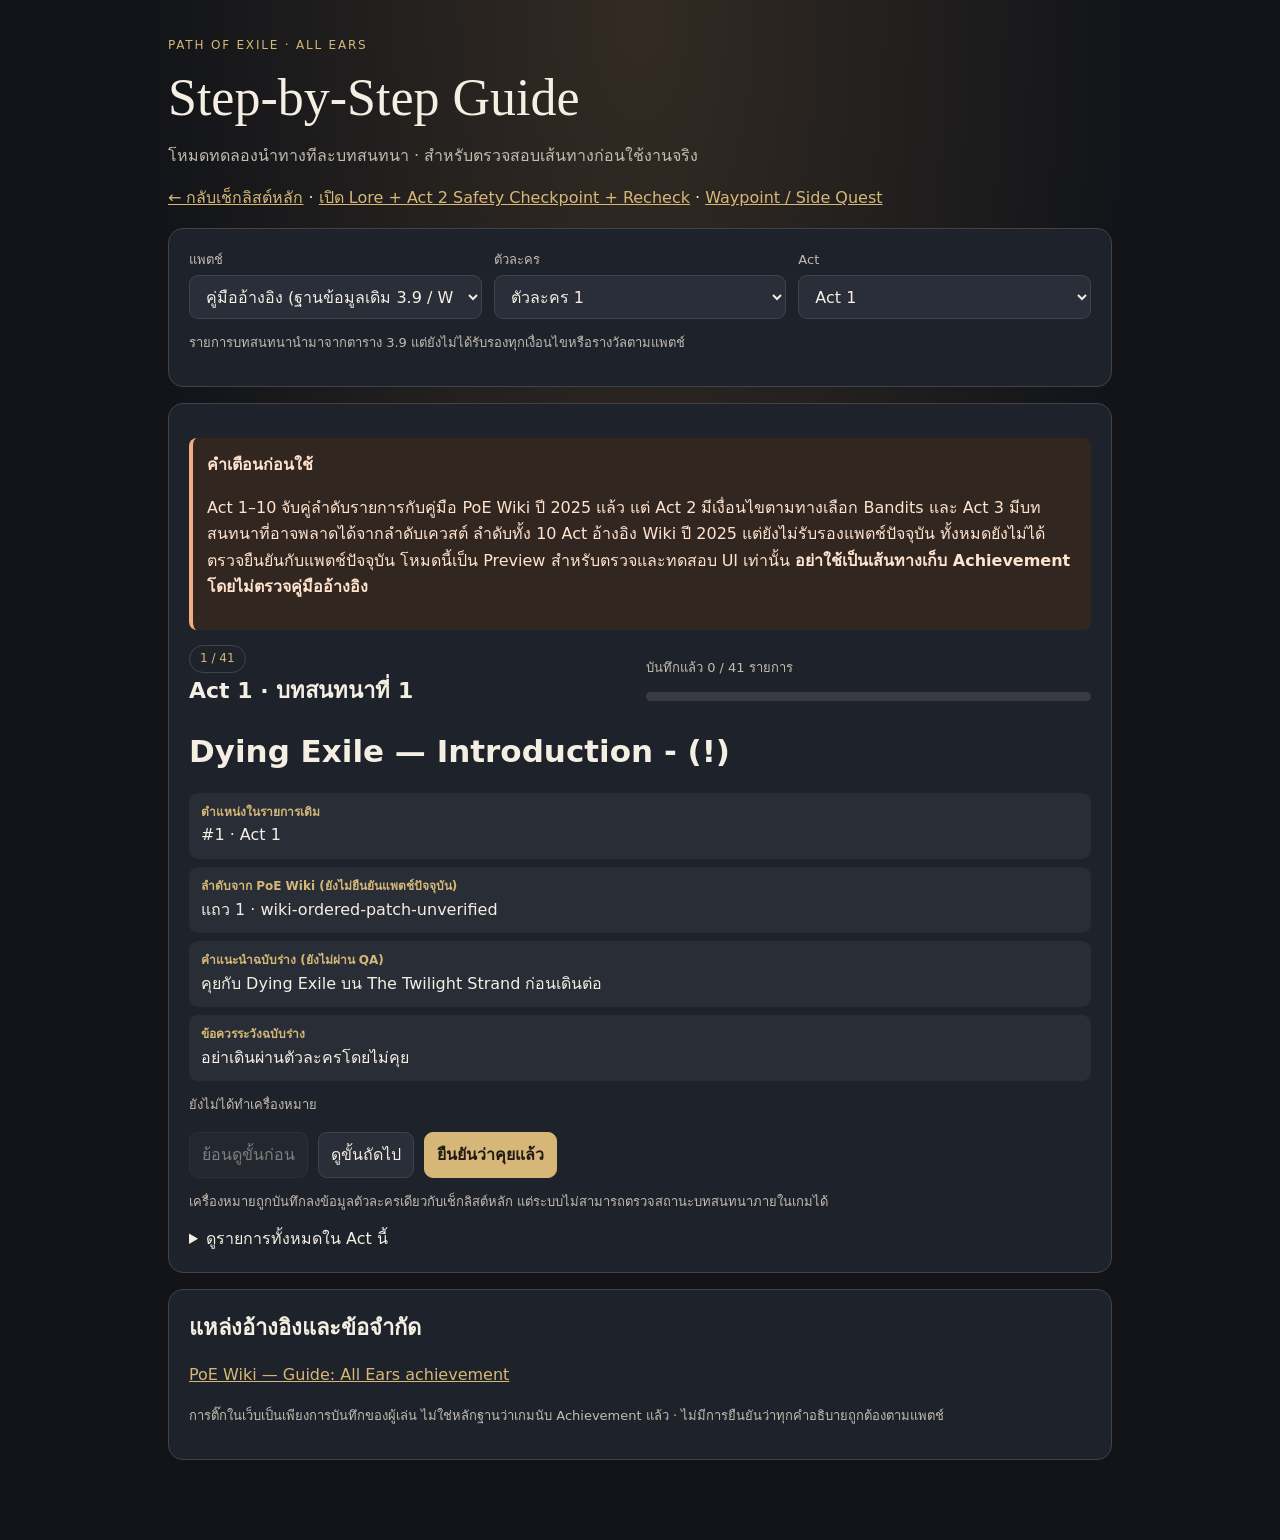
<file: poe-all-ears/walkthrough.html>
<!doctype html>
<html lang="th"><head><meta charset="utf-8"><meta name="viewport" content="width=device-width,initial-scale=1"><meta name="theme-color" content="#121419"><title>All Ears · Step-by-Step (Preview)</title>
<style>
:root{color-scheme:dark;--bg:#121419;--card:#1e222a;--line:#42424b;--gold:#d6b777;--text:#f4eee3;--muted:#c2bcb1;--risk:#f1ae82}*{box-sizing:border-box}body{background:radial-gradient(ellipse at top,#332b23,var(--bg) 55%);color:var(--text);font:16px/1.65 system-ui,-apple-system,"Segoe UI",sans-serif;margin:0}main{max-width:980px;margin:auto;padding:24px 18px 80px}a{color:var(--gold)}h1{font:normal clamp(32px,5vw,52px) Georgia,serif;margin:0}h2{font-size:22px;margin:0 0 8px}.sub{color:var(--muted)}.kicker{font-size:12px;letter-spacing:.15em;color:var(--gold)}.card{background:var(--card);border:1px solid var(--line);border-radius:15px;padding:20px;margin-top:16px}.warning{border-left:4px solid var(--risk);background:#322720;padding:14px;border-radius:8px;margin:14px 0;color:#ffe3cf}.grid{display:grid;grid-template-columns:repeat(auto-fit,minmax(200px,1fr));gap:12px}label{display:block;font-size:13px;color:var(--muted)}select,button{font:inherit;min-height:44px;border-radius:9px;border:1px solid var(--line);padding:9px 12px;background:#292e38;color:var(--text);max-width:100%}select{width:100%;margin-top:5px}button{cursor:pointer}button:disabled{opacity:.45;cursor:not-allowed}button.primary{background:var(--gold);color:#211a12;border-color:var(--gold);font-weight:700}button:focus-visible,select:focus-visible,a:focus-visible,input:focus-visible{outline:3px solid var(--gold);outline-offset:3px}.actions{display:flex;gap:10px;flex-wrap:wrap;margin-top:16px}.badge{display:inline-block;border:1px solid var(--line);padding:3px 10px;border-radius:30px;font-size:12px;color:var(--gold)}.step-title{font-size:clamp(22px,3vw,31px);font-weight:700;margin:8px 0}.step-details{display:grid;gap:8px;margin-top:16px}.step-details div{padding:10px 12px;background:#292e36;border-radius:9px}.step-details strong{display:block;font-size:12px;color:var(--gold)}.track{height:9px;background:#3a3b42;border-radius:9px;overflow:hidden}.bar{height:100%;background:var(--gold);width:0}.small{font-size:13px;color:var(--muted)}.hidden{display:none!important}.upcoming{max-height:260px;overflow:auto;padding-left:25px}.upcoming li{margin:6px 0}.done{color:#a9d8b4}.sr{position:absolute;width:1px;height:1px;overflow:hidden;clip:rect(0,0,0,0)}@media(max-width:600px){main{padding:18px 12px 60px}.card{padding:15px}.actions button{flex:1}}
</style></head><body><main>
<p class="kicker">PATH OF EXILE · ALL EARS</p><h1>Step-by-Step Guide</h1><p class="sub">โหมดทดลองนำทางทีละบทสนทนา · สำหรับตรวจสอบเส้นทางก่อนใช้งานจริง</p>
<p><a href="./index.html">← กลับเช็กลิสต์หลัก</a> · <a href="./companion.html">เปิด Lore + Act 2 Safety Checkpoint + Recheck</a> · <a href="./extras.html">Waypoint / Side Quest</a></p>
<section class="card" aria-label="เลือกตัวละครและแพตช์"><div class="grid"><div><label for="patch">แพตช์</label><select id="patch"></select></div><div><label for="character">ตัวละคร</label><select id="character"></select></div><div><label for="act">Act</label><select id="act"></select></div></div><p id="patchNote" class="small" role="status"></p></section>
<section class="card" id="guide"><div class="warning"><strong>คำเตือนก่อนใช้</strong><p>Act 1–10 จับคู่ลำดับรายการกับคู่มือ PoE Wiki ปี 2025 แล้ว แต่ Act 2 มีเงื่อนไขตามทางเลือก Bandits และ Act 3 มีบทสนทนาที่อาจพลาดได้จากลำดับเควสต์ ลำดับทั้ง 10 Act อ้างอิง Wiki ปี 2025 แต่ยังไม่รับรองแพตช์ปัจจุบัน ทั้งหมดยังไม่ได้ตรวจยืนยันกับแพตช์ปัจจุบัน โหมดนี้เป็น Preview สำหรับตรวจและทดสอบ UI เท่านั้น <strong>อย่าใช้เป็นเส้นทางเก็บ Achievement โดยไม่ตรวจคู่มืออ้างอิง</strong></p></div><div class="grid"><div><span class="badge" id="counter">0 / 0</span><h2 id="heading">กำลังโหลด…</h2></div><div><p class="small" id="actProgress"></p><div class="track" role="progressbar" id="progress" aria-label="ความคืบหน้า Act" aria-valuemin="0" aria-valuemax="100" aria-valuenow="0"><div class="bar" id="bar"></div></div></div></div>
<div id="act2Branches" class="warning hidden"></div>
<div id="step" aria-live="polite"></div>
<div class="actions"><button id="prev">ย้อนดูขั้นก่อน</button><button id="next">ดูขั้นถัดไป</button><button id="mark" class="primary">ยืนยันว่าคุยแล้ว</button></div><p class="small">เครื่องหมายถูกบันทึกลงข้อมูลตัวละครเดียวกับเช็กลิสต์หลัก แต่ระบบไม่สามารถตรวจสถานะบทสนทนาภายในเกมได้</p>
<details><summary>ดูรายการทั้งหมดใน Act นี้</summary><ol class="upcoming" id="allSteps"></ol></details>
</section><section class="card hidden" id="blocked"><h2>ยังไม่มีเส้นทางที่ตรวจยืนยันสำหรับแพตช์นี้</h2><p>ไม่แสดงข้อมูลเก่าแทนข้อมูลแพตช์ปัจจุบัน กรุณารอการตรวจ QA หรือใช้ลิงก์แหล่งข้อมูล</p></section>
<section class="card"><h2>แหล่งอ้างอิงและข้อจำกัด</h2><p><a href="https://www.poewiki.net/wiki/Guide:All_Ears_achievement" target="_blank" rel="noopener noreferrer">PoE Wiki — Guide: All Ears achievement</a></p><p class="small">การติ๊กในเว็บเป็นเพียงการบันทึกของผู้เล่น ไม่ใช่หลักฐานว่าเกมนับ Achievement แล้ว · ไม่มีการยืนยันว่าทุกคำอธิบายถูกต้องตามแพตช์</p></section>
</main><script src="./data.js"></script><script src="./guide-act1.js"></script><script src="./patches.js"></script><script src="./route-act1.js"></script><script src="./route-act2.js"></script><script src="./route-act3.js"></script><script src="./route-act4.js"></script><script src="./route-act5.js"></script><script src="./route-act6.js"></script><script src="./route-act7.js"></script><script src="./route-act8.js"></script><script src="./route-act9.js"></script><script src="./route-act10.js"></script><script src="./act2-advisory.js"></script><script src="./act6-advisory.js"></script><script src="./act9-advisory.js"></script><script src="./act10-advisory.js"></script><script>
(function(){"use strict";
var data=window.ALL_EARS_DATA,profiles=window.POE_PATCH_PROFILES&&window.POE_PATCH_PROFILES.profiles||[],guides=window.ALL_EARS_GUIDE&&window.ALL_EARS_GUIDE.entries||{};
var KEY="poe-all-ears-user-data-v1",state=null,patch="legacy-3.9",act=1,index=0;
function by(id){return document.getElementById(id)}function node(tag,text,cls){var e=document.createElement(tag);if(text!==undefined)e.textContent=text;if(cls)e.className=cls;return e}
function load(){try{var x=JSON.parse(localStorage.getItem(KEY)),valid=new Set(data.items.map(function(i){return i.id}));if(x&&x.version===1&&Array.isArray(x.characters)&&x.characters.length&&x.characters.length<=150&&x.characters.every(function(c){return c&&typeof c.id==="string"&&typeof c.name==="string"&&Array.isArray(c.checked)&&c.checked.every(function(id){return Number.isInteger(id)&&valid.has(id)})})&&x.characters.some(function(c){return c.id===x.active}))return x}catch(e){}return null}
function current(){return state&&state.characters.find(function(c){return c.id===state.active})}
function persist(){try{localStorage.setItem(KEY,JSON.stringify(state));return true}catch(e){alert("บันทึกข้อมูลไม่สำเร็จ");return false}}
function rows(){var base=data.items.filter(function(x){return x.act===act});var route=act===1?window.ALL_EARS_ROUTE_ACT1:act===2?window.ALL_EARS_ROUTE_ACT2:act===3?window.ALL_EARS_ROUTE_ACT3:act===4?window.ALL_EARS_ROUTE_ACT4:act===5?window.ALL_EARS_ROUTE_ACT5:act===6?window.ALL_EARS_ROUTE_ACT6:act===7?window.ALL_EARS_ROUTE_ACT7:act===8?window.ALL_EARS_ROUTE_ACT8:act===9?window.ALL_EARS_ROUTE_ACT9:act===10?window.ALL_EARS_ROUTE_ACT10:null;if(route&&route.records.length===base.length){var map=new Map(base.map(function(x){return [x.id,x]}));var ordered=route.records.map(function(r){return map.get(r.id)});if(ordered.every(Boolean)&&new Set(ordered.map(function(x){return x.id})).size===base.length)return ordered}return base}
function render(){var profile=profiles.find(function(p){return p.id===patch});by("patch").value=patch;by("patchNote").textContent=profile?profile.notes:"ไม่มีข้อมูลแพตช์";var blocked=patch!=="legacy-3.9";by("guide").classList.toggle("hidden",blocked);by("blocked").classList.toggle("hidden",!blocked);if(blocked)return;var r=rows(),c=current(),done=new Set(c?c.checked:[]);var branchBox=by("act2Branches");branchBox.classList.toggle("hidden",act!==2&&act!==3&&act!==6&&act!==9&&act!==10);branchBox.replaceChildren();if(act===2&&window.ALL_EARS_ACT2_ADVISORY){var advisory=window.ALL_EARS_ACT2_ADVISORY;by("patchNote").textContent=(profile?profile.notes+" · ":"")+advisory.warning;branchBox.appendChild(node("strong","เงื่อนไขบทสนทนา Eramir (อ้างอิง Wiki ปี 2025; ยังไม่รับรองแพตช์ปัจจุบัน)"));advisory.branchRows.forEach(function(b){var p=node("p","ลำดับ "+b.wikiRow+" · "+b.trigger+": "+b.variants.map(function(v){return v.topic+(v.firstKilled?" (ฆ่า "+v.firstKilled+" คนแรก)":v.survivor?" (เหลือ "+v.survivor+")":"")}).join(" / "));branchBox.appendChild(p)})}if(act===3&&window.ALL_EARS_ROUTE_ACT3){branchBox.appendChild(node("strong","คำเตือนสำคัญ Act 3 (PoE Wiki 2025; ยังไม่รับรองแพตช์ปัจจุบัน)"));window.ALL_EARS_ROUTE_ACT3.notes.forEach(function(note){branchBox.appendChild(node("p",note))})}if(act===6&&window.ALL_EARS_ACT6_ADVISORY){branchBox.appendChild(node("strong","จุดเสี่ยง Act 6 (หมายเหตุเดิม 3.9; จับคู่ Wiki แล้ว แต่ยังไม่รับรองแพตช์ปัจจุบัน)"));window.ALL_EARS_ACT6_ADVISORY.milestones.forEach(function(m){branchBox.appendChild(node("p",m.title+": "+m.warning))})}if(act===9&&window.ALL_EARS_ACT9_ADVISORY){branchBox.appendChild(node("strong","จุดเสี่ยง Act 9 (หมายเหตุเดิม 3.9; จับคู่ Wiki แล้ว แต่ยังไม่รับรองแพตช์ปัจจุบัน)"));window.ALL_EARS_ACT9_ADVISORY.milestones.forEach(function(m){branchBox.appendChild(node("p",m.title+": "+m.warning))})}if(act===9&&window.ALL_EARS_ROUTE_ACT9&&window.ALL_EARS_ROUTE_ACT9.branch){branchBox.appendChild(node("strong","ทางเลือกผู้ปกครอง Highgate (Wiki แถว 441–442)"));branchBox.appendChild(node("p","หากมอบ Feather ให้ Irasha: Tasuni พูด Feather of Sekhema และ Petarus and Vanja พูด Irasha; หากมอบให้ Tasuni: Irasha พูด Feather of Sekhema และ Petarus and Vanja พูด Tasuni — เป็นทางเลือกคนละเส้น ไม่ต้องทำทั้งสองแบบ"));}if(act===10&&window.ALL_EARS_ACT10_ADVISORY){branchBox.appendChild(node("strong","จุดตรวจ Act 10 (หมายเหตุเดิม 3.9; จับคู่ Wiki แล้ว แต่ยังไม่รับรองแพตช์ปัจจุบัน)"));window.ALL_EARS_ACT10_ADVISORY.milestones.forEach(function(m){branchBox.appendChild(node("p",m.title+": "+m.warning))})}if(index>=r.length)index=r.length-1;if(index<0)index=0;var item=r[index];by("heading").textContent="Act "+act+" · บทสนทนาที่ "+(index+1);by("counter").textContent=(index+1)+" / "+r.length;var count=r.filter(function(x){return done.has(x.id)}).length;by("actProgress").textContent="บันทึกแล้ว "+count+" / "+r.length+" รายการ";by("bar").style.width=(100*count/r.length)+"%";by("progress").setAttribute("aria-valuenow",String(Math.round(100*count/r.length)));var target=by("step");target.replaceChildren();if(!item)return;
target.appendChild(node("div",item.npc.replace(/^Lily Roth/,"Lilly Roth")+" — "+item.dialog,"step-title"));var details=node("div",undefined,"step-details");function field(title,val){var box=node("div"),strong=node("strong",title);box.appendChild(strong);box.appendChild(node("span",val));details.appendChild(box)}field("ตำแหน่งในรายการเดิม","#"+item.id+" · Act "+item.act);if(item.note)field("หมายเหตุจากชุดข้อมูลเก่า (ยังไม่ตรวจ QA)",item.note);var activeRoute=act===1?window.ALL_EARS_ROUTE_ACT1:act===2?window.ALL_EARS_ROUTE_ACT2:act===3?window.ALL_EARS_ROUTE_ACT3:act===4?window.ALL_EARS_ROUTE_ACT4:act===5?window.ALL_EARS_ROUTE_ACT5:act===6?window.ALL_EARS_ROUTE_ACT6:act===7?window.ALL_EARS_ROUTE_ACT7:act===8?window.ALL_EARS_ROUTE_ACT8:act===9?window.ALL_EARS_ROUTE_ACT9:act===10?window.ALL_EARS_ROUTE_ACT10:null;if(activeRoute&&rows().length===activeRoute.records.length){var rec=activeRoute.records[index];if(rec&&rec.id===item.id){field("ลำดับจาก PoE Wiki (ยังไม่ยืนยันแพตช์ปัจจุบัน)","แถว "+rec.wikiRow+" · "+rec.review);if(rec.trigger)field("เงื่อนไขตาม Wiki",rec.trigger);if(rec.before)field("ข้อควรระวังตาม Wiki",rec.before);if(rec.area)field("พื้นที่อ้างอิง",rec.area);if(act===2&&rec.wikiRow>=101&&rec.wikiRow<=103)field("บทสนทนาที่เปลี่ยนตามทางเลือก","ดูคำอธิบาย Eramir ด้านบน และตรวจหัวข้อจริงก่อนติ๊ก")}}var g=guides[item.id];if(g){field("คำแนะนำฉบับร่าง (ยังไม่ผ่าน QA)",g.steps);if(g.warning)field("ข้อควรระวังฉบับร่าง",g.warning)}else field("คำแนะนำ","ยังไม่มีขั้นตอนที่ตรวจยืนยันสำหรับรายการนี้");target.appendChild(details);target.appendChild(node("p",done.has(item.id)?"✓ คุณทำเครื่องหมายว่าคุยแล้ว":"ยังไม่ได้ทำเครื่องหมาย","small"+(done.has(item.id)?" done":"")));by("prev").disabled=index===0;by("next").disabled=index===r.length-1;by("mark").disabled=!c;by("mark").textContent=done.has(item.id)?"ยกเลิกเครื่องหมาย":"ยืนยันว่าคุยแล้ว";var list=by("allSteps");list.replaceChildren();r.forEach(function(x,i){var li=node("li",(done.has(x.id)?"✓ ":"")+x.npc.replace(/^Lily Roth/,"Lilly Roth")+" — "+x.dialog);if(i===index)li.style.color="var(--gold)";list.appendChild(li)})}
if(!data||!Array.isArray(data.items)||data.items.length!==484){by("heading").textContent="ข้อมูลต้นทางไม่ครบ";return}
profiles.forEach(function(p){var o=node("option",p.label);o.value=p.id;by("patch").appendChild(o)});
for(var a=1;a<=10;a++){var o=node("option","Act "+a);o.value=String(a);by("act").appendChild(o)}
state=load();if(!state){by("guide").classList.add("hidden");by("blocked").classList.remove("hidden");by("blocked").querySelector("h2").textContent="ยังไม่มีข้อมูลตัวละคร";by("blocked").querySelector("p").textContent="กรุณาเปิดเช็กลิสต์หลักและสร้างตัวละครก่อน เพื่อให้ความคืบหน้าเชื่อมกัน";return}
state.characters.forEach(function(c){var o=node("option",c.name);o.value=c.id;by("character").appendChild(o)});by("character").value=state.active;
by("patch").addEventListener("change",function(e){patch=e.target.value;render()});by("character").addEventListener("change",function(e){var previous=state.active;state.active=e.target.value;if(!persist()){state.active=previous;by("character").value=previous;return}index=0;render()});by("act").addEventListener("change",function(e){act=Number(e.target.value);index=0;render()});by("prev").addEventListener("click",function(){if(index>0){index--;render()}});by("next").addEventListener("click",function(){if(index<rows().length-1){index++;render()}});by("mark").addEventListener("click",function(){var c=current(),item=rows()[index];if(!c||!item)return;if(act===2&&!c.checked.includes(item.id)){var risk=window.ALL_EARS_ROUTE_ACT2&&window.ALL_EARS_ROUTE_ACT2.records[index];if(risk&&risk.id===item.id&&risk.before&&!confirm("คำเตือนจาก PoE Wiki ปี 2025 (ยังไม่ยืนยันแพตช์ปัจจุบัน): "+risk.before+"\nยืนยันว่าตรวจเงื่อนไขก่อนทำเครื่องหมายแล้ว?"))return;}var previous=c.checked.slice();if(c.checked.includes(item.id)){c.checked=c.checked.filter(function(x){return x!==item.id})}else{c.checked.push(item.id);c.checked.sort(function(a,b){return a-b})}if(!persist())c.checked=previous;render()});render();
})();
</script></body></html>
</file>
<file: poe-all-ears/hub.css>
/* Single-page Achievement Companion, progressive enhancement over stable All Ears v1 */
#hubNav{position:sticky;top:0;z-index:12;display:flex;gap:6px;flex-wrap:wrap;padding:10px;background:#14171df5;border:1px solid var(--line);border-radius:14px;margin:16px 0 13px;backdrop-filter:blur(12px)}
#hubNav button{flex:1 1 auto;white-space:nowrap;padding:10px 12px;font-size:13px;border:1px solid transparent;background:transparent;color:var(--muted);font-weight:600}
#hubNav button:focus-visible{outline:3px solid var(--gold);outline-offset:2px}
.hubPanel{border:1px solid var(--line);border-radius:15px;background:var(--surface);padding:20px;margin:13px 0}
/* The 3.30 reference status stays visible without adding another tall nested card. */
.hubReferenceMode{display:flex;flex-wrap:wrap;align-items:center;gap:6px 12px;padding:10px 13px;margin:8px 0 12px;border-radius:9px;border-left:4px solid #c29362}
.hubReferenceMode strong{font-size:13px;line-height:1.4}
.hubReferenceMode p{flex:1 1 270px;margin:0;font-size:12px;line-height:1.5}
.hubReferenceMode button{font-size:12px;padding:7px 10px;min-height:36px}
@media(max-width:600px){.hubReferenceMode{padding:9px 10px;gap:6px}.hubReferenceMode button{margin-left:0}}
.hubPanel h2{font-size:clamp(18px,3vw,25px);margin:0 0 7px;font-weight:650}
.hubPanel h3{font-size:17px;margin:0 0 6px}
.hubPanel p{margin:6px 0}
.hubSubtle{font-size:12px;color:var(--muted);line-height:1.6}
.hubStats{display:grid;grid-template-columns:repeat(4,minmax(0,1fr));gap:10px}
.hubStat{display:block;background:var(--surface2);padding:14px;border:1px solid var(--line);border-radius:11px;text-align:left;color:var(--text);min-width:0}
.hubStat b{display:block;font-size:26px;font-weight:750;letter-spacing:-.03em}
.hubStat span{font-size:12px;color:var(--muted)}
.hubControls{display:flex;flex-wrap:wrap;gap:9px;margin:13px 0}
.hubControls>*{flex:1 1 170px;min-width:140px;max-width:100%}
.hubControls label{font-size:12px;color:var(--muted)}
.hubControls select,.hubControls input[type=search],.hubControls input[type=number]{width:100%;max-width:100%}
.hubSection{margin:18px 0 5px;border-top:1px solid var(--line);padding-top:15px}
.hubGroup{font-size:13px;color:var(--gold);margin:14px 0 6px;font-weight:700}
.hubList{display:grid;gap:7px}
.hubItem{display:flex;align-items:flex-start;gap:11px;padding:11px 12px;border:1px solid var(--line);border-radius:10px;background:var(--surface2);cursor:pointer}
.hubItem:hover{border-color:#736346}
.hubItem.done{background:#1c2c25;border-color:#426451}
.hubItem input[type=checkbox]{width:21px;height:21px;flex:0 0 21px;min-height:21px;margin:3px 0 0;accent-color:#87c6a6}
.hubItem .hubText{flex:1;min-width:0}
.hubItem .hubName{font-weight:650;overflow-wrap:anywhere}
.hubItem .hubMeta{font-size:12px;color:var(--muted);overflow-wrap:anywhere}
.hubItem .hubRisk{font-size:12px;color:#ffce9f;margin-top:5px;overflow-wrap:anywhere}
.hubTag{color:var(--gold);font-size:11px;border:1px solid #67593d;border-radius:12px;padding:2px 7px;display:inline-block;margin-right:6px}
.hubNotice{border-left:4px solid #e7a67d;background:#34281f;padding:11px 13px;margin:12px 0;color:#ffdec2;border-radius:6px}
.hubGood{border-left:4px solid #8dbf9f;background:#20332b;padding:11px 13px;margin:12px 0;color:#d6eedf;border-radius:6px}
.hubCheckGrid{display:grid;grid-template-columns:repeat(auto-fit,minmax(185px,1fr));gap:9px;margin:11px 0}
.hubCheckGrid label{display:flex;gap:9px;align-items:flex-start;padding:10px;background:var(--surface2);border-radius:9px}
.hubCheckGrid input{accent-color:#8bcba9;flex:none;width:18px;height:18px;margin-top:3px}
.hubBox{display:grid;grid-template-columns:repeat(auto-fit,minmax(235px,1fr));gap:12px}
.hubBox>div{border:1px solid var(--line);padding:12px;border-radius:9px}
.hubEmpty{color:var(--muted);text-align:center;padding:25px}
.hubInlineRow{display:flex;align-items:center;gap:10px;flex-wrap:wrap}
.hubInlineRow button{flex:0 1 auto}
.hubUnverified{display:inline-block;font-size:11px;color:#ecc99f;border:1px solid #74573b;border-radius:20px;padding:2px 8px}
.hubShowMore{margin:10px 0}
body[data-hub-tab="route"] > * {} /* state handled via body scoped attributes */
body:not([data-hub-tab="ears"]) .toolbar,body:not([data-hub-tab="ears"]) #results,body:not([data-hub-tab="ears"]) #rewardSection{display:none!important}
body:not([data-hub-tab="ears"]) .wrap>section[aria-label="เวอร์ชันเกม / แพตช์"],body:not([data-hub-tab="ears"]) .wrap>section[aria-label="ความคืบหน้า"]{display:none!important}
body:not([data-hub-tab="ears"]) .wrap>header .headlinks{display:none}
body:not([data-hub-tab="ears"]) .wrap>footer{margin-top:20px}
#hubNav button:disabled{opacity:.4}
@media(max-width:720px){#hubNav{position:relative;top:auto;gap:5px;padding:7px}#hubNav button{font-size:12px;flex:1 1 28%;padding:9px 7px;white-space:normal;line-height:1.3}.hubPanel{padding:14px}.hubStats{grid-template-columns:repeat(2,minmax(0,1fr))}.hubControls>*{flex:1 1 140px}.hubStat b{font-size:24px}}
@media(prefers-reduced-motion:reduce){#hubNav{scroll-behavior:auto}}
@media(min-width:721px){body[data-hub-tab="ears"] .toolbar{top:67px}}


/* V2: fewer decisions, Wraeclast vocabulary, disclosure-first gameplay flow. */
.wrap>header h1{font-family:Georgia,"Times New Roman",serif;font-size:clamp(32px,5vw,48px);line-height:1.15}
.wrap>header p{font-size:14px;line-height:1.65;max-width:800px}
#hubNav{display:grid;grid-template-columns:repeat(3,minmax(0,1fr));gap:6px;padding:7px;margin:15px 0 12px}
#hubNav button{min-width:0;flex:none;white-space:normal;text-align:center;font-size:14px;min-height:46px;border-radius:9px}
body:not([data-hub-tab="ears"]) .wrap>section[aria-label="เวอร์ชันเกม / แพตช์"]{display:block!important}
.wrap>section[aria-label="เวอร์ชันเกม / แพตช์"]{box-shadow:none;padding:13px 16px}
.wrap>section[aria-label="ตัวละคร"]{box-shadow:none;padding:14px 16px}
.wrap>section[aria-label="ตัวละคร"] .ctrls select{max-width:100%;flex:1 1 225px}
.wrap>section[aria-label="ตัวละคร"] .ctrls #addChar{flex:0 0 auto}
.hubManage{margin-top:10px;border-top:1px solid var(--line);padding-top:8px}
.hubManage summary{cursor:pointer;color:var(--gold);font-size:13px;font-weight:600;padding:7px 0}
.hubManage summary:focus-visible{outline:2px solid var(--gold);outline-offset:2px}
.hubManage .ctrls{margin-top:10px}
#hubOverview{box-shadow:none;margin-top:12px;padding:16px}
#hubOverview>h2{font-size:19px}
#hubOverview>.hubSubtle{margin-bottom:12px}
.hubStats{gap:8px}
.hubStat{padding:12px 13px;border-color:#494334;background:linear-gradient(150deg,#292b30,#24272e);text-align:left;transition:border-color .12s}
.hubStat:hover{border-color:#c2a367}
.hubStat:focus-visible{outline:3px solid var(--gold);outline-offset:2px}
.hubStat b{font-size:25px;line-height:1.25;color:#eee4d3;margin:3px 0}
.hubStat span:first-child{font-weight:650;color:#e7cf9c}
.hubStat span:last-child{font-size:11px}
.hubCategoryPicker{display:flex;align-items:center;gap:6px;flex-wrap:wrap;padding:10px 0 5px}
.hubCategoryPicker button{border:1px solid var(--line);background:var(--surface);color:var(--text);border-radius:10px;padding:11px 13px;min-height:45px;cursor:pointer;font-weight:600;font-size:13px}
.hubCategoryPicker button[aria-pressed=true]{border-color:#b89a62;background:#3d3528;color:#f9e5b7}
.hubCategoryPicker button:focus-visible{outline:3px solid var(--gold);outline-offset:2px}
#hubToolbar{margin:12px 0}
#hubToolbar .hubControls{margin:6px 0 11px}
.hubChapter{background:#20242b;border:1px solid #454752;border-radius:12px;margin:10px 0;overflow:hidden}
.hubChapter>summary{list-style:none;display:flex;align-items:center;justify-content:space-between;gap:15px;min-height:64px;padding:13px 16px;cursor:pointer;background:linear-gradient(90deg,#26292e,#23272e)}
.hubChapter>summary::-webkit-details-marker{display:none}
.hubChapter>summary:after{content:"+";font-weight:400;font-size:25px;line-height:1;color:#d9ba79;padding:0 2px}
.hubChapter[open]>summary{border-bottom:1px solid #474c56;background:#343027}
.hubChapter[open]>summary:after{content:"−"}
.hubChapter>summary:focus-visible{outline:3px solid var(--gold);outline-offset:-4px}
.hubChapterTitle{display:flex;flex-direction:column;gap:2px;flex:1}
.hubChapterTitle strong{font-size:16px;font-weight:700;color:#f2e6d2}
.hubChapterTitle small{font-size:11px;font-weight:400;color:#c5bda9}
.hubChapterCount{background:#383c43;color:#eddeb8;border:1px solid #655b49;border-radius:18px;font-size:12px;padding:5px 9px;white-space:nowrap}
.hubChapterBody{padding:10px 12px 15px}
.hubChapterBody .hubGroup{margin:14px 0 7px}
.hubChapter .hubPanel{border:0;border-radius:0;margin:0;padding:14px 17px;background:transparent}
.hubSafety>summary{background:#382b22}
.hubVaal{margin:14px 0}
.hubItem{border-color:#444852;background:#272b33;padding:10px 12px}
.hubItem .hubName{font-weight:650;font-size:14px}
.hubItem.done .hubName{color:#b3d6be}
.hubItem input[type=checkbox]{accent-color:#82bd9e}
.hubTag{font-size:10px;color:#dcc698;border-color:#625841}
.hubMeta{line-height:1.5}
.hubNotice{line-height:1.6;font-size:13px}
.hubDataNotice{margin-bottom:12px}
.hubGood{font-size:13px}
.hubPanel>h2{font-weight:650}
body[data-hub-tab="ears"] .toolbar{top:70px}
@media(max-width:720px){
  #hubNav{position:sticky;top:0;z-index:15;display:grid;grid-template-columns:repeat(3,minmax(0,1fr));padding:6px;gap:4px}
  #hubNav button{font-size:12px;min-height:46px;padding:8px 5px;line-height:1.3}
  #hubOverview{padding:13px}
  .hubStat{padding:11px}
  .hubStat b{font-size:22px}
  .hubCategoryPicker{display:flex;flex-wrap:nowrap;overflow-x:auto;scroll-snap-type:x proximity;-webkit-overflow-scrolling:touch;padding:9px 2px 12px}
  .hubCategoryPicker button{flex:0 0 auto;scroll-snap-align:start}
  .hubChapter>summary{min-height:62px;padding:11px 12px}
  .hubChapterBody{padding:8px}
  .hubItem{padding:11px 9px}
  .wrap>section[aria-label="เวอร์ชันเกม / แพตช์"]{padding:13px}
  body[data-hub-tab="ears"] .toolbar{top:57px}
}

/* Act picker: one-tap navigation through campaign chapters. */

/* Keep all four Achievement category choices visible without horizontal scrolling on phones. */
@media(max-width:720px){.hubCategoryPicker{display:grid;grid-template-columns:repeat(2,minmax(0,1fr));gap:7px;overflow:visible;scroll-snap-type:none}.hubCategoryPicker button{width:100%;white-space:normal;min-height:47px;line-height:1.4}}

/* Contextual per-item instructions: compact action on card, details on demand. */
.hubItem{align-items:flex-start}
.hubItem .hubText{min-width:0;flex:1}
.hubHow{font-size:13px;line-height:1.55;color:#e7e3d9;margin:5px 0 6px;overflow-wrap:anywhere}
.hubItem .hubRisk{margin:7px 0 7px;border-left:3px solid #d7a06d;padding:7px 10px;background:#382c24;border-radius:0 6px 6px 0;font-size:12px;color:#ffe1be}
.hubItemHelp{margin-top:6px;border-top:1px solid #424851}
.hubItemHelp>summary{display:inline-flex;gap:6px;align-items:center;cursor:pointer;color:#dac18b;padding:7px 0 2px;font-size:12px;font-weight:650;line-height:1.5}
.hubItemHelp>summary:hover{color:#ffe1a3}
.hubItemHelp>summary:focus-visible{outline:3px solid var(--gold);outline-offset:2px}
.hubItemHelp[open]>summary{margin-bottom:7px}
.hubItemHelpBody{background:#20242b;border:1px solid #414650;border-radius:9px;padding:12px 14px;margin:3px 0 7px}
.hubFact{display:grid;grid-template-columns:minmax(118px,145px) minmax(0,1fr);gap:9px;margin-bottom:10px;font-size:12px;line-height:1.6}
.hubFact strong{color:#e0c592;font-weight:650}
.hubFact span{white-space:pre-wrap;overflow-wrap:anywhere}
.hubItemHelpBody a{display:inline-flex;color:#ead095;font-size:12px;margin-top:2px;min-height:26px;align-items:center}
.hubUnverifiedText{font-size:12px;color:#eebc8c;background:#332b24;padding:8px 10px;border-radius:7px;line-height:1.5}
@media(max-width:720px){.hubFact{grid-template-columns:1fr;gap:1px;margin-bottom:11px}.hubItemHelpBody{padding:10px}.hubHow{font-size:13px}}

/* Quest reward reference: separate from achievements, no completion checkbox. */
.hubRewards>summary{background:linear-gradient(90deg,#243029,#23272e)}
.hubRewardList{display:grid;grid-template-columns:repeat(auto-fill,minmax(min(100%,260px),1fr));gap:9px;margin:13px 0 14px}
.hubRewardRow{background:#262b30;border:1px solid #454d51;border-radius:10px;padding:12px 14px;min-width:0}
.hubRewardName{display:flex;flex-wrap:wrap;justify-content:space-between;align-items:flex-start;gap:5px 9px}
.hubRewardName strong{font-size:13px;color:#f0e6d7;overflow-wrap:anywhere}
.hubRewardKind{display:inline-block;border:1px solid #635c40;color:#dcc790;border-radius:999px;font-size:10px;padding:2px 7px}
.hubRewardText{margin:6px 0 0!important;font-size:12px;line-height:1.6;color:#ddd8c9;overflow-wrap:anywhere}
.hubRewards .hubChapterBody>a{display:inline-block;font-size:12px;color:#edcc83;margin:5px 0 2px}

/* Usability pass: one-line checklist first; detailed instructions on demand. */
.hubActProgress{display:flex;align-items:center;justify-content:space-between;gap:8px 15px;flex-wrap:wrap;padding:11px 14px;background:#262a30;border:1px solid #514d42;border-radius:10px;margin:12px 0}
.hubActProgress strong{font-size:15px;color:#f4e0af}
.hubActProgress .hubSubtle{margin:0}
.hubList{gap:7px}
.hubItem{position:relative;gap:11px;padding:11px;align-items:flex-start;min-width:0}
.hubItem .hubText{min-width:0}
.hubItem .hubName{font-size:14px;line-height:1.4;max-width:100%;margin:0 0 5px}
.hubItem .hubHow,.hubItem>.hubTag{display:none}
.hubCompactMeta{display:flex;gap:6px 10px;flex-wrap:wrap;align-items:center}
.hubPriority{display:inline-block;font-size:11px;color:#c5bdac;border:1px solid #5a564e;border-radius:7px;padding:3px 7px;background:#302f2c;line-height:1.4}
.hubPriority.hubUrgent{color:#ffd8aa;background:#4a3327;border-color:#a97753;font-weight:650}
.hubRewardPreview{color:#b9d3ad;font-size:12px;line-height:1.5}
.hubItemState{white-space:nowrap;flex:0 0 auto;font-size:11px;color:#d4c6ac;background:#3a3c40;border:1px solid #5f5d53;border-radius:100px;padding:3px 8px}
.hubItem.done{border-color:#43644f;background:#213329}
.hubItem.done .hubItemState{color:#c6e7cf;border-color:#487a5c;background:#274835}
.hubItem input[type=checkbox]{flex:0 0 21px}
.hubItemHelp{margin-top:5px}
.hubItemHelp>summary{padding:5px 0 0;color:#d5b980;font-size:12px}
.hubItem .hubRisk{margin:7px 0;padding:6px 9px}
.hubRewardKind{max-width:100%;line-height:1.45}
.hubRewardRow .hubSubtle{margin-top:5px;font-size:11px}
@media(max-width:720px){.hubItem{gap:8px;padding:10px 8px}.hubItemState{font-size:10px;padding:2px 6px}.hubActProgress{padding:10px}.hubItem .hubName{font-size:13px}.hubPriority{font-size:10px}}

/* Act 1–2 source-linked critical quest checkpoints: always before the long checklist. */
.hubCritical{margin:14px 0 21px;border:1px solid #66503a;border-radius:12px;padding:12px;background:#26231f}
.hubCriticalTitle{padding:0 4px 8px}
.hubCriticalTitle h3{margin:0 0 6px;font-size:17px;color:#f2d8a5}
.hubCriticalTitle p{margin:0;line-height:1.6}
.hubCriticalCount{font-size:12px;color:#edcea0;margin:0 4px 13px}
.hubCheckpoint{background:#262a30;border:1px solid #555056;border-radius:9px;margin:7px 0;overflow:hidden}
.hubCheckpoint>summary{display:flex;align-items:center;justify-content:space-between;gap:12px;cursor:pointer;padding:12px 14px;min-height:58px;list-style:none}
.hubCheckpoint>summary::-webkit-details-marker{display:none}
.hubCheckpoint>summary:focus-visible{outline:2px solid var(--gold);outline-offset:-3px}
.hubCheckpoint[open]>summary{background:#393229;border-bottom:1px solid #635342}
.hubCheckpointTitle{display:flex;flex-direction:column;gap:4px;min-width:0}
.hubCheckpointTitle strong{font-size:13px;color:#f0e5d0;line-height:1.45}
.hubCheckpointTitle small{font-size:11px;font-weight:400;color:#c9bcaa;line-height:1.45}
.hubCheckpointState{font-size:11px;color:#e6c6a0;background:#463427;padding:4px 9px;border:1px solid #75563e;border-radius:20px;white-space:nowrap;flex:0 0 auto}
.hubCheckpointState.complete{color:#c5e5cc;background:#294c36;border-color:#487e55}
.hubCheckpointBody{padding:10px 14px 14px}
.hubCheckpointAction{font-size:13px;line-height:1.65;color:#f0e6d8;margin:5px 0 10px}
.hubCheckpointRisk{border-left:3px solid #d7a36f;background:#3c2e25;color:#ffdbac;border-radius:0 7px 7px 0;padding:9px;font-size:12px;line-height:1.65;margin:9px 0 11px}
.hubCriticalWarning{font-weight:600;color:#ffd39a;font-size:12px;margin:2px 0 9px}
.hubCheckpointRows{display:flex;flex-direction:column;gap:5px;margin:8px 0 10px}
.hubCheckpointRow{display:flex;align-items:flex-start;gap:9px;padding:9px 10px;background:#222830;border:1px solid #46474c;border-radius:7px;font-size:12px;line-height:1.5;cursor:pointer;min-width:0}
.hubCheckpointRow input{margin-top:2px;flex:0 0 17px;accent-color:#88b9a3}
.hubCheckpointRow>span:nth-child(2){flex:1;min-width:0;overflow-wrap:anywhere}
.hubCheckpointRowState{font-size:11px;color:#d8c39c;white-space:nowrap}
.hubCheckpointRow:has(input:checked){background:#263e30;border-color:#4a6c52}
.hubCheckpointRow:has(input:checked) .hubCheckpointRowState{color:#a7ddbd}
.hubCheckpointReward{background:#26342a;border:1px solid #455947;padding:9px 11px;border-radius:8px;color:#cce5bd;font-size:12px;line-height:1.55;margin:11px 0}
.hubCheckpointBody>a{font-size:12px;color:#edd295}
.hubCheckpointSafety{margin:10px 0;border:1px solid #6a573b;border-radius:8px;background:#2e2d2a}
.hubCheckpointSafety>summary{cursor:pointer;padding:11px 12px;font-size:12px;color:#e9d2a7}
.hubCheckpointSafety>.hubPanel{padding:9px 12px;background:transparent;border:0;box-shadow:none}
.hubCheckpointSafety .hubCheckGrid{margin-bottom:9px}
@media(max-width:720px){.hubCritical{padding:9px}.hubCheckpoint>summary{padding:10px;gap:6px;flex-wrap:wrap}.hubCheckpointBody{padding:10px}.hubCheckpointState{font-size:10px}.hubCheckpointRow{padding:9px 7px}}

/* Sourced timing is displayed per dialogue; each row may belong to a different quest state. */
.hubCheckpointItemInfo{display:flex;flex:1;flex-direction:column;gap:3px;min-width:0;overflow-wrap:anywhere}
.hubCheckpointItemName{font-weight:600;line-height:1.45}
.hubCheckpointRowTrigger,.hubCheckpointRowWarning,.hubCheckpointRowUnknown{font-weight:400;font-size:11px;line-height:1.52;white-space:normal}
.hubCheckpointRowTrigger{color:#d9c59f}
.hubCheckpointRowWarning{color:#edba95}
.hubCheckpointRowUnknown{color:#b4aaa0;font-style:italic}
.hubCheckpointRow>.hubCheckpointRowState{flex:0 0 auto;margin-top:1px}

.hubPostQuests{background:#222b2d;border-color:#456064}
.hubPostQuests .hubCriticalTitle h3{color:#c6e5e8}
.hubPostQuests .hubCheckpoint>summary{background:#263237}
.hubPostQuests .hubCheckpoint[open]>summary{background:#2d4547;border-bottom-color:#456164}
.hubPostQuests .hubItem{margin:8px 0 12px}

/* Focused quest walkthrough: one checkpoint visible at a time, optional detail groups remain closed. */
.hubStepNavigator{display:grid;grid-template-columns:auto minmax(180px,1fr) auto auto;gap:8px;align-items:center;margin:10px 0 12px;padding:10px;background:#191f24;border:1px solid #5a5346;border-radius:10px}
.hubStepPosition{font-size:12px;font-weight:700;color:#edd4a4;white-space:nowrap}
.hubStepNavigator select{width:100%;min-width:0;max-width:none;padding:9px 10px;border-radius:8px;background:#292f36;color:#eee6d6;border:1px solid #686252}
.hubStepNavigator button{font-weight:650;border-radius:8px;padding:8px 13px;min-width:72px}
.hubStepNavigator button:disabled{opacity:.35;cursor:not-allowed}
.hubSpecialRoute{max-width:100%}
.hubSpecialRoute .hubActProgress{margin-bottom:14px}
.hubSpecialSteps{display:grid;gap:7px;padding:0;margin:10px 0 15px;list-style:none;counter-reset:none}
.hubSpecialSteps li{display:grid;grid-template-columns:66px 1fr;gap:9px;align-items:start;border:1px solid #484f53;background:#252b30;border-radius:9px;padding:10px 12px;font-size:12px;line-height:1.6;color:#ede4d5}
.hubSpecialStepNo{font-weight:700;color:#e9c786;white-space:nowrap}
.hubSpecialGroup{margin-top:9px}
.hubSpecialGroup>summary{min-height:54px}
.hubSpecialGroup .hubChapterBody{padding-top:8px}
.hubSpecialGroup .hubList{gap:6px}
.hubSpecialRoute>.hubSubtle a{color:#dfc58e}
.hubVaalGuide{margin:15px 0 10px}
.hubVaalGuide>summary{font-weight:700}
.hubVaalGuide>.hubPanel{margin:0;background:transparent;border:0;box-shadow:none}
.hubExcelWarnings{margin:12px 0 16px;border-color:#655344}
.hubExcelWarnings>summary{background:#312923}
.hubExcelWarnings .hubChapterBody{padding:12px}
.hubWorkbookRisk{font-size:11px;line-height:1.5}
.hubLoreNavigation{display:flex;flex-wrap:wrap;align-items:center;gap:9px;background:#232b2b;border:1px solid #4e6862;border-radius:10px;padding:11px 12px;margin:10px 0}
.hubLoreNavigation p{flex:1 0 100%;margin:0}
.hubLoreNavigation button{font-size:12px;min-height:39px;border:1px solid #72907f;border-radius:8px;padding:8px 11px}
@media(max-width:720px){
 .hubStepNavigator{grid-template-columns:1fr 1fr;gap:7px}
 .hubStepPosition{grid-column:1;align-self:center}
 .hubStepNavigator select{grid-column:1 / -1;grid-row:2}
 .hubStepNavigator button{grid-row:3;min-width:0}
 .hubStepNavigator button:nth-last-child(2){grid-column:1}
 .hubStepNavigator button:last-child{grid-column:2}
 .hubSpecialSteps li{grid-template-columns:54px 1fr;padding:9px;gap:6px}
 .hubLoreNavigation button{width:100%}
}

/* Goal-directed "four Achievements to 100%" experience: one obvious next action. */
.hubMissionTotal{grid-column:1/-1;border:1px solid #776446;border-radius:13px;background:#242a2a;padding:16px;display:grid;gap:11px;min-width:0}
.hubMissionHeading{display:flex;flex-direction:column;gap:4px}
.hubMissionHeading strong{color:#f1d9a5;font-size:17px;line-height:1.4}
.hubMissionHeading span{font-size:12px;line-height:1.6}
.hubMissionScore{display:flex;align-items:baseline;flex-wrap:wrap;gap:8px}
.hubMissionScore b{font-size:27px;color:#f0e6d3;letter-spacing:-.03em}
.hubMissionScore span{font-size:12px;color:#a9d4ba}
.hubMissionTotal progress{height:11px;width:100%;border-radius:999px;accent-color:#93c6aa}
.hubMissionNext{display:flex;gap:12px;align-items:center;justify-content:space-between;background:#293338;padding:11px 13px;border-radius:9px}
.hubMissionNext>span{display:flex;flex-direction:column;min-width:0;gap:3px}
.hubMissionNext strong{font-size:13px;color:#f2e3c4}
.hubMissionNext small{font-size:11px;color:#bdc4c1;line-height:1.6}
.hubMissionNext button{flex:0 0 auto;font-weight:700;min-height:41px;background:#59442a;color:#f3e3bf;border:1px solid #987d50;border-radius:8px;padding:8px 12px}
.hubMissionRoadmap{border-top:1px solid #4c5753;padding-top:10px}
.hubMissionRoadmap>summary{cursor:pointer;font-size:12px;color:#e5d0a5;padding:5px 1px}
.hubMissionStages{display:grid;grid-template-columns:repeat(2,minmax(0,1fr));gap:7px;margin:8px 0 3px}
.hubMissionStage{text-align:left;display:flex;justify-content:space-between;gap:6px;align-items:center;background:#2d3334;border:1px solid #4c5855;padding:10px 12px;border-radius:9px;color:#e9e4d9;min-width:0}
.hubMissionStage strong{font-size:12px;overflow-wrap:anywhere}
.hubMissionStage span{font-size:11px;white-space:nowrap;color:#c5c7b9}
.hubActMission{border:1px solid #687b68;border-radius:12px;padding:13px 14px;background:#242e2b;margin:13px 0}
.hubActMissionHead h3{font-size:16px;color:#e6dfc3;line-height:1.45;margin:0 0 4px}
.hubActMissionHead p{margin:0 0 9px;font-size:12px;line-height:1.6}
.hubActMissionList{display:grid;gap:6px;margin:10px 0}
.hubActMissionItem{display:flex;gap:9px;align-items:center;justify-content:space-between;border:1px solid #42574c;border-radius:8px;background:#29372f;padding:10px;min-width:0}
.hubActMissionItemText{display:flex;flex-direction:column;gap:3px;min-width:0;overflow-wrap:anywhere}
.hubActMissionItemText strong{font-size:12px;color:#ece4d4}
.hubActMissionItemText small{font-size:11px;color:#b9d7be}
.hubActMissionExample{font-size:11px;color:#bbc8b9;line-height:1.4}
.hubActMissionItem button{font-size:11px;min-height:37px;flex:0 0 auto;border:1px solid #698c76;border-radius:8px;padding:8px 9px;color:#d8e8d8}
.hubActMissionWarning{background:#3e2c23;border:1px solid #95674b;border-radius:8px;color:#ffe0bd;display:flex;justify-content:space-between;gap:10px;align-items:center;padding:10px 12px}
.hubActMissionWarning>div{display:flex;flex-direction:column;gap:4px}
.hubActMissionWarning strong{font-size:12px;line-height:1.5}
.hubActMissionWarning span{font-size:11px;line-height:1.5}
.hubActMissionWarning button{min-height:39px;white-space:nowrap;flex:0 0 auto;border:1px solid #af7959;border-radius:8px;color:#ffe4c4;padding:8px 11px}
.hubActMission>.hubSubtle{margin:8px 0 0;font-size:11px}
.hubActMissionItem:focus-within,.hubMissionStage:focus-visible{outline:2px solid #eac38a;outline-offset:1px}
[data-group]{scroll-margin-top:18px}
[data-critical-act]{scroll-margin-top:18px}
@media(max-width:720px){
 .hubMissionTotal{padding:12px;gap:9px}
 .hubMissionHeading strong{font-size:15px}
 .hubMissionScore b{font-size:24px}
 .hubMissionNext,.hubActMissionWarning{align-items:stretch;flex-direction:column}
 .hubMissionNext button,.hubActMissionWarning button{width:100%}
 .hubMissionStages{grid-template-columns:1fr}
 .hubActMission{padding:10px}
 .hubActMissionItem{align-items:stretch;flex-direction:column}
 .hubActMissionItem button{width:100%}
 .hubActMissionExample{max-width:100%}
}

/* Less scrolling: 100% goal first, optional four-category Act checklist second. */
#hubStats .hubStat{padding:9px 10px;min-height:70px}
#hubStats .hubStat b{font-size:18px;line-height:1.5}
#hubStats .hubStat>span:first-child{font-size:11px;line-height:1.3}
#hubStats .hubStat>span:last-child{display:none}
.hubActMissionGate{margin-top:11px;border:1px solid #4e725f;border-radius:9px;overflow:hidden;background:#26392f}
.hubActMissionGate>summary{display:flex;align-items:center;justify-content:space-between;gap:8px;cursor:pointer;padding:12px 14px;list-style:none;font-size:12px;color:#ede9d6}
.hubActMissionGate>summary::-webkit-details-marker{display:none}
.hubActMissionGate>summary>span{font-size:11px;color:#b4d9be;white-space:nowrap}
.hubActMissionGate>summary::after{content:"+";font-size:18px;color:#d4c493}
.hubActMissionGate[open]>summary{border-bottom:1px solid #52705a}
.hubActMissionGate[open]>summary::after{content:"−"}
.hubActMissionGate .hubActMissionList{margin:8px}
@media(max-width:720px){
 #hubStats .hubStat{min-height:65px;padding:8px}
 #hubStats .hubStat b{font-size:17px}
 .hubActMissionGate>summary{flex-wrap:wrap;padding:11px}
}

/* Research-led contrast system: neutral navigation, gold = current view, red = do not progress,
   amber = source uncertainty, green = item explicitly checked by the player. */
#hubNav{border-radius:12px;background:#111820;border:1px solid #4a5663;padding:5px;gap:5px}
#hubNav button{background:#27313c;color:#f1ede4;border:1px solid #5b6975;min-height:49px;border-radius:9px;font-weight:700}
#hubNav button:focus-visible,.hubStepNavigator button:focus-visible,
.hubStopGate button:focus-visible,.hubWalkNavigator button:focus-visible{outline:3px solid #ffdb86;outline-offset:3px}
.hubStepNavigator{background:#1b2530;border-color:#5d6d79}
.hubStepNavigator select{background:#263441;color:#f5f0e4;border-color:#8495a2;font-weight:650}
.hubStepPosition{color:#ffe0a0}
.hubChapter:not([open])>summary{border-left:3px solid #566a75}
.hubChapter[open]>summary{background:#3d3023;border-left:3px solid #edba6e}
.hubCheckpoint>summary{background:#2a323b}
.hubCheckpoint[open]>summary{background:#3c3227}
.hubCriticalTitle h3,.hubWalkHeader h3{color:#ffe1a7}
.hubStopGate{padding:12px 14px;border-radius:9px;border:2px solid #b76852;background:#38231e;margin:10px 0;color:#fff2e9}
.hubStopGate.blocked{background:#48241f;border-color:#fb987d}
.hubStopGate.reviewed{border-color:#bf985c;background:#342e23}
.hubStopGate strong{display:block;color:#ffe0d1;font-size:15px;line-height:1.45}
.hubStopGate.reviewed strong{color:#f7db9c}
.hubStopGate p{font-size:12px;line-height:1.65;margin:6px 0}
.hubStopPending{font-size:11px;font-weight:650;color:#ffdbba;line-height:1.5}
.hubResearchConflict{border:2px solid #d49e51;background:#342c20;border-radius:9px;margin:10px 0;padding:12px 14px;color:#ffdfaf;line-height:1.65;font-size:12px}
.hubResearchConflict strong{color:#ffe6b0;font-size:13px}
.hubResearchConflict p{margin:7px 0 2px}
.hubConflictLinks{display:flex;gap:14px;flex-wrap:wrap;margin-top:7px}
.hubConflictLinks a{color:#ffe7a8;font-weight:700;text-decoration:underline}
.hubCheckpointWhy{margin:10px 0;border-top:1px solid #5b4e3e;padding-top:8px;font-size:12px;color:#cfc8bc}
.hubCheckpointWhy>summary{cursor:pointer;color:#f2d9a4;font-weight:650}
.hubCheckpointWhy .hubCheckpointRisk{margin-top:8px}
/* Walk-by-area Act 1 player mode; only a single phase visible. */
.hubWalkthrough{background:#17212b;border:1px solid #7f6746;border-radius:14px;padding:14px;margin:17px 0;scroll-margin-top:14px}
.hubWalkHeader h3{margin:7px 0 5px;font-size:18px;line-height:1.4}
.hubWalkHeader .hubSubtle{font-size:12px;line-height:1.6}
.hubWalkNavigator{margin:11px 0}
.hubWalkFocus{padding:11px 13px;border:1px solid #536678;border-radius:9px;background:#253240}
.hubWalkFocus p{font-size:12px;color:#cdd6dd;margin:0 0 7px;line-height:1.5}
.hubWalkActions{counter-reset:poe-actions;list-style:none;display:grid;gap:6px;margin:11px 0;padding:0}
.hubWalkActions li{padding:9px 11px 9px 40px;border:1px solid #45596a;border-radius:8px;background:#263440;color:#f0efe9;font-size:12px;line-height:1.65;position:relative}
.hubWalkActions li::before{counter-increment:poe-actions;content:counter(poe-actions);position:absolute;top:9px;left:10px;background:#a57d43;color:#12171d;font-weight:850;border-radius:20px;min-width:21px;line-height:21px;text-align:center}
.hubWalkCategory{margin-top:13px}
.hubWalkCategory h4{font-size:14px;color:#f1dbaf;margin:0 0 6px}
.hubWalkCategory .hubSubtle{margin:0 0 9px;font-size:11px}
.hubWalkCategory .hubList{gap:5px}
.hubWalkCategory .hubItem{padding:8px 9px;background:#25313a}
.hubWalkCategory .hubItemState{color:#f5dcc1}
.hubWalkLore>summary{cursor:pointer;color:#ffda99;font-size:12px;font-weight:750;padding:5px}
.hubWalkLore{margin-top:12px;border:1px solid #465f53;background:#25352c;border-radius:8px;padding:9px 11px}
.hubWalkLore .hubList{padding:8px 0 0}
.hubWalkFooter{display:flex;align-items:center;justify-content:space-between;gap:10px;flex-wrap:wrap;border-top:1px solid #4d5964;padding-top:11px;margin-top:14px;font-size:11px;line-height:1.5;color:#c9c7bf}
.hubWalkFooter a{color:#f9d89b;font-weight:700;text-decoration:underline}
.hubQuestVisual{margin:10px 0;border:1px solid #625742;background:#1c2228;border-radius:8px;padding:10px}
.hubQuestVisual>summary{cursor:pointer;font-size:12px;font-weight:750;color:#ffdfa6}
.hubQuestVisual img{display:block;width:100%;height:auto;max-width:960px;margin:12px auto;border:1px solid #ad8353;border-radius:8px}
.hubQuestVisual p{font-size:11px;line-height:1.6}
.hubQuestVisual a{color:#f9d99a;text-decoration:underline;font-size:12px}
@media(max-width:720px){
 #hubNav button{min-height:49px;font-size:12px;padding:8px}
 .hubWalkthrough{padding:10px;margin:12px 0}
 .hubWalkHeader h3{font-size:16px}
 .hubWalkActions li{font-size:12px}
 .hubResearchConflict{padding:10px}
 .hubStopGate{padding:10px}
}

/* Risk and game-mode preflight stays collapsed to prevent first-screen overload. */
.hubRunPreflight{border:1px solid #94724e;background:#302a24;border-radius:8px;padding:9px 12px;color:#f4dbc5}
.hubRunPreflight>summary{font-size:12px;font-weight:750;cursor:pointer;line-height:1.55;color:#f9d4a0}
.hubRunPreflight ul{padding:0 0 0 21px;margin:8px 0;font-size:12px;line-height:1.65}
.hubRunPreflight li{margin:6px 0}
.hubRunPreflight a{color:#ffdfa7;text-decoration:underline;font-size:12px}

/* Secondary, source-specific risk panels are reachable without duplicating the primary Act 2 route. */
.hubHistoricalRisks{border:1px solid #5b6470;background:#212831;border-radius:10px;padding:11px 12px;margin:12px 0}
.hubHistoricalRisks>summary{cursor:pointer;font-size:12px;font-weight:750;color:#f3dcaa;line-height:1.65}
.hubHistoricalRisks .hubCritical{margin-top:12px}
.hubHistoricalRisks .hubCheckpoint{margin-top:8px}

/* Evidence-aware in-game-style quest mock: one optional visual at the active action. */
.hubQuestVisual{margin:12px 0;border:1px solid #ab8756;background:#202933;border-radius:10px;overflow:hidden}
.hubQuestVisual>summary{display:flex;align-items:center;min-height:47px;padding:10px 13px;cursor:pointer;font-size:12px;font-weight:800;line-height:1.55;color:#fbe3b5;list-style:none}
.hubQuestVisual>summary::-webkit-details-marker{display:none}
.hubQuestVisual>summary::before{content:"▣";font-size:18px;line-height:1;margin-right:10px;color:#ffd28f}
.hubQuestVisual[open]>summary{border-bottom:1px solid #896d49;background:#36302a}
.hubQuestVisual>summary:focus-visible{outline:3px solid #f5d68b;outline-offset:-3px}
.hubQuestVisualBody{padding:12px;display:grid;gap:10px}
.hubVisualSourceWarning{display:flex;flex-direction:column;gap:3px;background:#392b20;border-left:4px solid #e8b66c;border-radius:0 7px 7px 0;padding:8px 12px}
.hubVisualSourceWarning strong{font-size:12px;color:#ffe4af;line-height:1.5}
.hubVisualSourceWarning span{font-size:11px;color:#d9c9b2;line-height:1.5}
.hubQuestFigure{margin:0;max-width:100%;padding:0}
.hubQuestFigure img{display:block;max-width:100%;width:100%;height:auto;margin:0;border:1px solid #98764c;border-radius:8px;background:#131923}
.hubQuestFigure figcaption{font-size:11px;color:#b9c8cd;line-height:1.5;padding:8px 1px 0}
.hubVisualCheck{background:#27382f;border:1px solid #587c66;border-radius:8px;padding:11px 12px}
.hubVisualCheck strong{color:#d5f0dc;font-size:12px;line-height:1.55}
.hubVisualCheck p{font-size:12px;line-height:1.6;color:#e1e9dd;margin:5px 0 0}
.hubVisualLinks{display:flex;flex-wrap:wrap;gap:8px 16px;font-size:12px;font-weight:700}
.hubVisualLinks a{color:#f6d99b;text-decoration:underline;line-height:1.5;overflow-wrap:anywhere}
@media(max-width:720px){
 .hubQuestVisualBody{padding:8px;gap:8px}
 .hubQuestVisual>summary{font-size:12px;padding:10px}
 .hubQuestFigure img{border-radius:5px}
 .hubVisualLinks{flex-direction:column}
}

/* 2026-11 UX remediation: independently controlled languages, clear stage orientation and mobile navigation. */
.hubLanguagePanel{display:grid;grid-template-columns:minmax(0,1fr) minmax(280px,1.1fr);gap:10px 18px;align-items:center;margin:10px 0 12px;padding:13px 15px;border:1px solid #69604b;border-radius:12px;background:#202632}
.hubLanguageHeading{display:flex;flex-direction:column;gap:3px}
.hubLanguageHeading strong{font-size:14px;color:#f4e1b4}
.hubLanguageHeading small{font-size:11px;color:#c4c9d1}
.hubLanguageChoices{display:grid;grid-template-columns:repeat(2,minmax(0,1fr));gap:9px}
.hubLanguageChoice{display:flex;flex-direction:column;gap:5px;min-width:0}
.hubLanguageChoice span{color:#e2e5e7;font-size:12px;font-weight:650;line-height:1.4}
.hubLanguageChoice select{min-width:0;width:100%;font-size:13px;min-height:44px;border-color:#777164;background:#161e2a;color:#fff1dc}
.hubLanguageChoice select:focus-visible{outline:3px solid #efcd8c;outline-offset:2px}
.hubLanguageNote{grid-column:1/-1;margin:0;color:#c3ccd4;font-size:11px;line-height:1.6}
.hubCanonicalName{display:block;color:#becdd8;font-size:11px;line-height:1.5;font-weight:400}
.hubQuestItems{display:flex;gap:7px;align-items:center;flex-wrap:wrap;margin:8px 0;padding:8px 10px;background:#1c2937;border:1px solid #4e5b6e;border-radius:9px}
.hubQuestItems strong{font-size:12px;color:#ebdfc5}
.hubQuestItem{padding:5px 9px;border-radius:7px;background:#334456;color:#f5ead6;border:1px solid #6c7885;font-size:12px;overflow-wrap:anywhere}
.hubQuestItems small{flex-basis:100%;font-size:10px;color:#c1cad2;line-height:1.5}
.hubWalkStageProgress{display:flex;align-items:center;gap:8px 12px;flex-wrap:wrap;border:1px solid #567168;border-radius:9px;padding:8px 11px;background:#20312e;margin-top:10px}
.hubWalkStageProgress strong{font-size:12px;color:#e4f4e8}
.hubWalkStageProgress span{font-size:11px;color:#cbd9d0}
.hubWalkStageProgress progress{flex:1 1 140px;min-width:70px;max-width:100%;height:9px;accent-color:#95cbb2}
.hubOriginalThai{border:1px solid #736d58;border-radius:8px;padding:7px 10px;margin-top:9px;background:#302c25;color:#f7e7cb}
.hubOriginalThai>summary{cursor:pointer;font-weight:650;font-size:12px;min-height:26px}
.hubOriginalThai p,.hubOriginalThai li{font-size:12px;line-height:1.6}
.hubStopGate.blocked{border-left:5px solid #f39c8a;background:#43282c;color:#ffebdd}
.hubStopGate.reviewed{border-left:5px solid #8bbf9c;background:#20352e}
.hubStopGate button{margin-top:9px;background:#4a3531;border-color:#ddae9a;color:#ffe8d8;min-height:44px;font-weight:750}
.hubWalkNavigator button{min-height:44px}
@media(max-width:900px){.hubLanguagePanel{grid-template-columns:1fr}}
@media(max-width:720px){
 .hubLanguagePanel{padding:11px;gap:9px}
 .hubLanguageChoices{grid-template-columns:repeat(2,minmax(0,1fr));gap:7px}
 .hubLanguageChoice select{font-size:12px;padding:8px 6px}
 .hubLanguageNote{font-size:10.5px}
 #hubNav{position:sticky;top:0;z-index:30;box-shadow:0 5px 18px #0008}
 .hubWalkNavigator{display:grid;grid-template-columns:repeat(2,minmax(0,1fr));gap:7px}
 .hubWalkNavigator select{grid-column:1/-1;min-width:0;width:100%}
 .hubWalkNavigator .hubStepPosition{grid-column:1/-1}
 .hubWalkNavigator button{width:100%}
 .hubQuestItems{padding:8px;gap:5px}
}

/* Act 6 UX: current quest step precedes secondary overview; achievement groups stay easy to reach. */
.hubActSummaryMore{border:1px solid #536172;border-radius:11px;margin:12px 0;background:#202832;overflow:hidden}
.hubActSummaryMore>summary{cursor:pointer;list-style:inside;min-height:48px;display:flex;align-items:center;padding:11px 15px;font-size:13px;line-height:1.45;font-weight:750;color:#f4deb2;background:#26323d}
.hubActSummaryMore>summary::-webkit-details-marker{display:none}
.hubActSummaryMore>summary::before{content:"▸";display:inline-block;min-width:20px;font-size:17px;color:#e7c78b}
.hubActSummaryMore[open]>summary::before{content:"▾"}
.hubActSummaryMore[open]>summary{border-bottom:1px solid #566576}
.hubActSummaryMore .hubActMission{margin:11px;border-color:#536172}
.hubActSummaryMore>summary:focus-visible{outline:3px solid #eac480;outline-offset:-3px}
.hubWalkTaskNav{display:grid;grid-template-columns:repeat(4,minmax(0,1fr));gap:8px;margin:3px 0 17px}
.hubTaskNavLead{font-weight:700;color:#e7d5b3;font-size:12px;margin:12px 0 6px}
.hubWalkTaskJump{min-width:0;min-height:54px;padding:7px 11px;border:1px solid #647484;border-radius:9px;background:#2b3948;display:flex;flex-direction:column;gap:2px;justify-content:center;align-items:flex-start;text-align:left}
.hubWalkTaskJump:hover{background:#344a5c;border-color:#dbba85}
.hubWalkTaskJump span{color:#dfebf0;font-size:12px;line-height:1.3}
.hubWalkTaskJump strong{color:#f8dda1;font-size:15px;line-height:1.4;font-variant-numeric:tabular-nums}
.hubWalkTaskJump.isDone{background:#21392f;border-color:#649e7c}
.hubWalkTaskJump.isDone strong{color:#b9e4c9}
.hubWalkTaskJump:focus-visible{outline:3px solid #f9d593;outline-offset:2px}
.hubWalkCategory,.hubWalkLore{scroll-margin-top:105px}
.hubWalkthrough{scroll-margin-top:85px}
@media(max-width:720px){
 .hubActSummaryMore>summary{font-size:12px;padding:11px 12px}
 .hubActSummaryMore .hubActMission{margin:8px}
 .hubWalkTaskNav{grid-template-columns:repeat(2,minmax(0,1fr));gap:6px}
 .hubWalkTaskJump{min-height:52px;padding:8px 10px}
 .hubWalkTaskJump span{font-size:11px}
 .hubWalkCategory,.hubWalkLore{scroll-margin-top:95px}
}

/* Act 7 UX: reliable first-incomplete routing and distinct evidence discrepancies. */
.hubWalkNavigator{grid-template-columns:auto minmax(170px,1fr) auto auto}
.hubWalkNavigator .hubStepPosition{grid-column:1;grid-row:1;white-space:nowrap}
.hubWalkNavigator select{grid-column:2;grid-row:1}
.hubWalkNavigator .hubJumpMissing{grid-column:1 / -1;grid-row:2;justify-self:start;width:auto;min-height:44px;border:1px solid #7c927e;background:#273c33;color:#e8f3e9;font-weight:700;font-size:12px;padding:9px 13px}
.hubWalkNavigator .hubJumpMissing:disabled{opacity:.55}
.hubWalkNavigator [data-step-nav="prev"]{grid-column:3;grid-row:1}
.hubWalkNavigator [data-step-nav="next"]{grid-column:4;grid-row:1}
.hubWalkNavigator .hubJumpMissing:focus-visible{outline:3px solid #e7d5a6;outline-offset:2px}
.hubSourceDiscrepancy{border:1px solid #a98862;background:#302923;border-radius:9px;margin:11px 0;padding:10px 13px;color:#f4e1c6}
.hubSourceDiscrepancy>summary{cursor:pointer;min-height:44px;display:flex;align-items:center;font-size:12px;font-weight:750;line-height:1.55;color:#ffdeb3}
.hubSourceDiscrepancy>summary:focus-visible{outline:3px solid #ffe0a0;outline-offset:2px}
.hubSourceDiscrepancy p{font-size:12px;line-height:1.7;margin:8px 0}
.hubSourceDiscrepancy .hubConflictLinks{display:flex;gap:10px 18px;flex-wrap:wrap}
.hubSourceDiscrepancy .hubConflictLinks a{color:#fce1ae;text-decoration:underline;font-size:12px;line-height:1.55}
@media(max-width:720px){
 .hubWalkNavigator{display:grid;grid-template-columns:repeat(2,minmax(0,1fr));gap:7px}
 .hubWalkNavigator .hubStepPosition{grid-column:1/-1;grid-row:1}
 .hubWalkNavigator select{grid-column:1/-1;grid-row:2;width:100%}
 .hubWalkNavigator .hubJumpMissing{grid-column:1/-1;grid-row:4;justify-self:stretch;width:100%}
 .hubWalkNavigator [data-step-nav="prev"]{grid-column:1;grid-row:3}
 .hubWalkNavigator [data-step-nav="next"]{grid-column:2;grid-row:3}
}

/* Act 9 ruler choice: non-destructive branch annotation, distinct from achievement marks. */
.hubBranchChoice{background:#27313c;border:2px solid #b59a69;border-radius:11px;padding:14px 15px;margin:14px 0;color:#f4e2c4;display:flex;flex-direction:column;gap:9px}
.hubBranchChoice>strong{font-size:16px;font-weight:800;line-height:1.45;color:#ffdfaa}
.hubBranchChoice label{display:flex;align-items:center;flex-wrap:wrap;gap:9px;font-size:13px;font-weight:700}
.hubBranchChoice select{background:#1b2835;color:#f4eee5;border:1px solid #bc9d68;border-radius:8px;padding:11px 12px;min-height:44px;max-width:100%;font-size:14px;font-weight:650}
.hubBranchChoice p,.hubBranchWarning p{font-size:13px;line-height:1.7;margin:0}
.hubBranchChoice a{color:#f7d69a;text-decoration:underline;font-size:12px}
.hubBranchChoice[data-ruler-branch="Tasuni"]{background:#3d2930;border-color:#e2a8a0}
.hubBranchWarning{background:#442d33;border:2px solid #e2a8a0;border-radius:9px;margin:12px 0;padding:11px 13px;color:#ffe8dc}
.hubBranchWarning strong{font-size:13px;color:#ffe1cc}
.hubBranchChoice select:focus-visible,.hubBranchChoice a:focus-visible{outline:3px solid #ffdfab;outline-offset:3px}
@media(max-width:720px){.hubBranchChoice{padding:12px 11px}.hubBranchChoice label{display:flex;flex-direction:column;align-items:stretch}.hubBranchChoice select{width:100%}}

/* Bilingual contextual checklist guide · linked action to the exact source-led quest phase. */
.hubItemHelpBody .hubOpenLinkedStage{display:inline-flex;align-items:center;justify-content:center;text-align:center;min-height:44px;max-width:100%;padding:9px 15px;border:1px solid #b49b69;border-radius:9px;color:#ffdfad;background:#2e382f;font-size:13px;font-weight:750;line-height:1.5;margin:0 0 10px}
.hubItemHelpBody .hubOpenLinkedStage:hover{background:#3b4939;border-color:#efcc83}
.hubItemHelpBody .hubOpenLinkedStage:focus-visible{outline:3px solid #ffdfa9;outline-offset:3px}
@media(max-width:720px){.hubItemHelpBody .hubOpenLinkedStage{display:flex;width:100%}}


/* Source confidence is visible at the decision point, without burying the active quest step. */
.hubEvidencePanel{margin:14px 0;border:1px solid #b58556;border-left:4px solid #e6b16d;border-radius:12px;background:#29241f;overflow:hidden}
.hubEvidencePanel>summary{display:flex;justify-content:space-between;align-items:center;flex-wrap:wrap;gap:6px 16px;padding:14px 16px;cursor:pointer;color:#ffe0aa;list-style-position:inside}
.hubEvidencePanel>summary strong{font-size:14px;line-height:1.5}
.hubEvidencePanel>summary small{color:#ebc9a2;font-size:12px}
.hubEvidencePanel>summary:hover{background:#363027}
.hubEvidencePanel>summary:focus-visible{outline:3px solid #ffdb94;outline-offset:-3px}
.hubEvidenceBody{display:grid;gap:12px;padding:0 16px 16px;max-width:100%;overflow-wrap:anywhere}
.hubEvidenceBody p{margin:4px 0 8px;font-size:13px;line-height:1.65;color:#e9dfd2}
.hubEvidenceBody a{font-size:13px;text-decoration:underline;text-underline-offset:3px}
.hubEvidenceIssue+.hubEvidenceIssue{padding-top:12px;border-top:1px solid #61513e}
.hubEvidenceIssue strong{color:#ffe0aa}
.hubGlobalEvidence{margin-top:12px}
@media(max-width:600px){.hubEvidencePanel>summary{display:block}.hubEvidencePanel>summary small{display:block;margin-top:4px}.hubEvidenceBody{padding:0 12px 14px}}


/* Navigation and keyboard ergonomics across the full achievement flow. */
#hubNav button,#hubToolbar button,.hubStepNavigator button,.hubOpenLinkedStage,.hubActMissionItem button{min-height:44px}
#hubView [data-steam-act],#hubView [data-critical-act],#hubView [data-group],#hubView .hubEvidencePanel{scroll-margin-top:92px}
#hubView summary,#hubStats summary{scroll-margin-top:90px}
#hubView a:focus-visible,#hubStats a:focus-visible,#hubView summary:focus-visible,#hubStats summary:focus-visible{outline:3px solid #ffdb94;outline-offset:3px}
@media(max-width:720px){#hubNav{gap:3px;padding:6px}#hubNav button{white-space:normal;line-height:1.35;padding:10px 7px}#hubView [data-steam-act],#hubView [data-critical-act]{scroll-margin-top:100px}}


/* High-priority player-facing evidence, shown ahead of long checklist lists. */
.hubCurrentPatchRisk{margin:12px 0 15px;padding:15px 17px;border:2px solid #d7a572;border-left-width:5px;border-radius:12px;background:#33271f;color:#f5e8d8}
.hubCurrentPatchRisk>strong{display:block;font-size:15px;color:#ffe0ac;line-height:1.55}
.hubCurrentPatchRisk p{margin:7px 0 12px;font-size:13px;line-height:1.65}
.hubCurrentRiskActions{display:flex;flex-wrap:wrap;gap:8px 14px;align-items:center;margin-bottom:9px}
.hubCurrentRiskActions button{min-height:44px;background:#f1d19a;color:#272018;font-weight:700;border-color:#f1d19a}
.hubCurrentRiskActions button:hover{background:#ffe5b5}
.hubCurrentRiskActions a{color:#ffe3b2;font-size:13px;text-underline-offset:3px}
.hubCurrentPatchRisk small{display:block;color:#e3c8b0;line-height:1.5}
.hubCurrentPatchRisk :focus-visible{outline:3px solid #ffe3a1;outline-offset:3px}
@media(max-width:600px){.hubCurrentPatchRisk{padding:12px}.hubCurrentRiskActions button{width:100%}}


/* An accessible persistent review cue for non-linear preview navigation in Acts 1–6. */
.hubSkippedRisk{margin:13px 0 15px;padding:13px 15px;background:#33261e;border:2px solid #d4a267;border-left-width:5px;border-radius:12px;color:#f4dfc5}
.hubSkippedRisk strong{display:block;color:#ffdb9e;font-size:14px;line-height:1.5}
.hubSkippedRisk p{margin:6px 0 10px;font-size:13px;line-height:1.65;overflow-wrap:anywhere}
.hubSkippedRisk button{min-height:44px;font-weight:700;background:#edc994;color:#2d2018;border-color:#edc994}
.hubSkippedRisk button:hover{background:#ffdc9f}
.hubSkippedRisk small{display:block;margin-top:9px;color:#e4c8ad;font-size:12px}
.hubSkippedRisk button:focus-visible{outline:3px solid #ffe7b5;outline-offset:3px}
@media(max-width:600px){.hubSkippedRisk{padding:12px}.hubSkippedRisk button{width:100%}}


/* Task-first route: risk, next manual verification, then phase navigation. */
.hubNextAction{display:grid;gap:8px;margin:10px 0;padding:13px 15px;border:1px solid #68807b;border-left:4px solid #9cc2ae;border-radius:10px;background:#20332f;color:#f0f5ee;min-width:0}
.hubNextAction>strong{font-size:14px;line-height:1.4;color:#cfebd8}
.hubNextActionItem{font-size:14px;line-height:1.55;font-weight:650;margin:0;overflow-wrap:anywhere}
.hubNextAction button{justify-self:start;min-height:44px;padding:9px 13px;background:#d0e5d5;color:#152e22;border:1px solid #c3ddcc;border-radius:8px;font-weight:750}
.hubNextAction button:hover{background:#e5f6e8}
.hubNextAction button:focus-visible{outline:3px solid #f9edac;outline-offset:3px}
.hubWalkthrough>.hubWalkFocus{margin-top:12px}
.hubWalkthrough>.hubStepNavigator{margin-top:12px}
@media(max-width:600px){.hubNextAction{padding:12px}.hubNextAction button{width:100%;justify-self:stretch;white-space:normal}.hubWalkFocus{padding:11px}.hubWalkNavigator select{min-width:0;max-width:100%}}


/* Current-act primary action and compact cross-route recovery. */
.hubMissionNext{border:1px solid #6e857c;border-left:4px solid #abd2b7;background:#223630;min-width:0}
.hubMissionNext>span{flex:1 1 auto;gap:6px}
.hubMissionNext strong{font-size:14px;color:#e6f4e6}
.hubMissionNext .hubMissionPhase{font-size:13px;color:#e2eadd;font-weight:650;overflow-wrap:anywhere}
.hubMissionNext .hubMissionRisk{font-size:12px;color:#ffe0b3;background:#403024;border:1px solid #936e48;padding:7px 9px;border-radius:7px;overflow-wrap:anywhere}
.hubMissionNext button{background:#cee6d1;color:#193025;border-color:#b3d4bb;min-height:44px;font-weight:750}
.hubMissionNext button:hover{background:#e2f4e4}
.hubFirstMissing{display:flex;align-items:center;justify-content:space-between;gap:10px;flex-wrap:wrap;font-size:12px;color:#d2d5cf;padding:9px 12px;border:1px solid #4c5557;border-radius:9px}
.hubFirstMissing button{min-height:44px;padding:8px 12px;background:#303b44;border:1px solid #6c7a84;border-radius:8px;color:#f2e6d5;font-weight:650}
.hubFirstMissing button:hover{background:#40515c}
.hubFirstMissing button:focus-visible,.hubMissionNext button:focus-visible{outline:3px solid #ffe1a6;outline-offset:3px}
@media(max-width:600px){.hubMissionNext{flex-direction:column;align-items:stretch}.hubMissionNext button{width:100%}.hubFirstMissing{align-items:stretch;flex-direction:column}.hubFirstMissing button{width:100%}}


/* Compact source disclosure: never hide the reported Act 1 risk label, but keep secondary evidence off the main task path. */
.hubCurrentPatchRisk{margin:6px 0;min-width:0;padding:0;overflow:hidden}
.hubCurrentPatchRisk>summary{cursor:pointer;display:flex;align-items:flex-start;justify-content:space-between;gap:9px;padding:12px 14px;list-style-position:inside}
.hubCurrentPatchRisk>summary strong{display:block;font-size:13px;line-height:1.5;color:#ffe0ac;overflow-wrap:anywhere}
.hubCurrentPatchRisk>summary small{display:block;font-size:11px;color:#dfcbb2;margin-top:3px;line-height:1.5}
.hubCurrentPatchRisk[open]>summary{border-bottom:1px solid #76563c}
.hubCurrentPatchRisk>p,.hubCurrentPatchRisk>.hubCurrentRiskActions,.hubCurrentPatchRisk>.hubSubtle{margin-left:14px;margin-right:14px}
.hubCurrentPatchRisk>summary:focus-visible{outline:3px solid #ffe3a1;outline-offset:-4px}
@media(max-width:600px){.hubCurrentPatchRisk>summary{padding:10px 12px;gap:5px}.hubCurrentPatchRisk>p,.hubCurrentPatchRisk>.hubCurrentRiskActions,.hubCurrentPatchRisk>.hubSubtle{margin-left:12px;margin-right:12px}}

/* Act reference shelf: keep the active quest flow visible; progressively disclose secondary material. */
.hubReferenceShelf{margin:18px 0 7px;border:1px solid #63737b;border-radius:12px;background:#1e2930;min-width:0;overflow-wrap:anywhere}
.hubReferenceShelf>summary{display:flex;flex-direction:column;gap:4px;cursor:pointer;padding:14px 16px;background:#27343c;color:#f5e7ca;line-height:1.5}
.hubReferenceShelf>summary strong{font-size:14px;font-weight:750}
.hubReferenceShelf>summary small{color:#b7c8c7;font-size:12px;line-height:1.5}
.hubReferenceShelf[open]>summary{border-bottom:1px solid #63737b;background:#324149}
.hubReferenceShelf>summary:focus-visible{outline:3px solid #ffdf9c;outline-offset:-3px}
.hubReferenceShelf>.hubActSummaryMore,.hubReferenceShelf>.hubHistoricalRisks,.hubReferenceShelf>.hubChapter,.hubReferenceShelf>.hubExcelWarnings,.hubReferenceShelf>.hubRewards,.hubReferenceShelf>.hubPostQuests,.hubReferenceShelf>.hubNotice{margin:10px 13px}
.hubReferenceShelf .hubCritical{min-width:0}
@media(max-width:600px){.hubReferenceShelf>summary{padding:12px}.hubReferenceShelf>.hubActSummaryMore,.hubReferenceShelf>.hubHistoricalRisks,.hubReferenceShelf>.hubChapter,.hubReferenceShelf>.hubExcelWarnings,.hubReferenceShelf>.hubRewards,.hubReferenceShelf>.hubPostQuests,.hubReferenceShelf>.hubNotice{margin:8px;max-width:calc(100% - 16px)}}


/* First-time player path: one decision, one next step, advanced evidence on demand. */
#hubAdvancedDashboard{margin:10px 0 13px;border:1px solid #4e5a59;border-radius:12px;background:#1c2428}
#hubAdvancedDashboard>summary{cursor:pointer;list-style-position:inside;font-size:13px;font-weight:700;color:#dde8e0;padding:13px 16px}
#hubAdvancedDashboard[open]>summary{border-bottom:1px solid #4e5a59}
#hubAdvancedDashboard .hubPanel{margin:11px}
#hubAdvancedDashboard>summary:focus-visible{outline:3px solid #f3dc9d;outline-offset:-3px}
@media(max-width:720px){#hubAdvancedDashboard .hubPanel{margin:7px;padding:10px}}

/* One reading path for new players: a single task surface instead of cards inside cards. */
.hubWalkthrough{background:transparent;border:0;padding:0;margin:14px 0;box-shadow:none}
.hubWalkHeader{padding:10px 2px 12px;border-bottom:1px solid #485861}
.hubWalkthrough>.hubWalkFocus{border:0;background:transparent;padding:12px 2px 8px;margin:0}
.hubWalkthrough>.hubNextAction{background:transparent;border:0;border-radius:0;border-bottom:1px solid #53675d;margin:0;padding:16px 2px 18px;gap:11px;color:#f1f5eb}
.hubWalkthrough>.hubNextAction>strong{font-size:18px;color:#d8edda}
.hubWalkthrough .hubNextActionItem{font-size:15px;line-height:1.6}
.hubActionInstructionsLabel{font-size:15px!important;color:#f7e1b2!important}
.hubWalkthrough .hubWalkActions{margin:2px 0 8px;gap:0}
.hubWalkthrough .hubWalkActions li{background:transparent;border:0;border-radius:0;border-bottom:1px solid #40504d;padding:12px 7px 12px 41px;font-size:14px;line-height:1.7}
.hubWalkthrough .hubWalkActions li::before{top:13px;left:5px;background:#c5dcca;color:#1b3026}
.hubWalkthrough>.hubStepNavigator{background:transparent;border:0;border-top:1px solid #465963;border-radius:0;padding:12px 0 4px;margin-top:13px}
.hubNextAction>.hubStopGate{margin:0}
.hubInlineWarning{border-left:3px solid #f39c8a;padding:4px 12px;color:#ffebdd}
.hubInlineWarning p{margin:5px 0 0;line-height:1.6}
@media(max-width:720px){.hubWalkthrough .hubWalkActions li{font-size:14px}}

/* First-time task specificity: readable action / location / timing without another card layer. */
.hubCurrentTaskFacts{display:grid;gap:8px;margin:2px 0 6px;padding:0}
.hubCurrentTaskFact{display:grid;grid-template-columns:minmax(110px,28%) minmax(0,1fr);gap:12px;padding:7px 0;border-bottom:1px solid #4a6558;min-width:0}
.hubCurrentTaskFact dt{font-size:12px;font-weight:800;color:#c0e3ca;line-height:1.5}
.hubCurrentTaskFact dd{font-size:14px;line-height:1.6;color:#edf2ea;margin:0;overflow-wrap:anywhere}
.hubWalkCategory .hubItem:focus-within,.hubWalkLore .hubItem:focus-within{outline:2px solid #d7e9b6;outline-offset:3px}
@media(max-width:600px){.hubCurrentTaskFact{grid-template-columns:1fr;gap:3px}.hubCurrentTaskFact dd{font-size:14px}}


/* Single-task workflow: instructions, confirmation and next item remain together. */
.hubInlineCurrentChecklist .hubInlineMark{display:grid;grid-template-columns:auto minmax(0,1fr);align-items:center;gap:12px;min-height:54px;padding:10px 13px;border:1px solid #718979;border-radius:8px;background:#1b3026;color:#e3f3e7;font-weight:700;cursor:pointer;touch-action:manipulation}
.hubInlineCurrentChecklist .hubInlineMark:hover{background:#294539}
.hubInlineMark input[type="checkbox"]{width:23px;height:23px;accent-color:#9bdbad;margin:0}
.hubInlineMark:has(input:focus-visible){outline:3px solid #f9edac;outline-offset:3px}
.hubNextAction .hubInlineUndo{background:transparent;border-color:#718979;color:#deeee2}
.hubNextAction .hubInlineUndo:hover{background:#294539}
.hubWalkthrough :is(.hubInlineMark input,.hubInlineAdvance,.hubInlineUndo){scroll-margin-block:100px 20px}
.hubWalkNavigator select:focus-visible{outline:3px solid #f9edac;outline-offset:3px}
@media(max-width:720px){
 #hubNav{position:relative;top:auto}
 .hubWalkthrough :is(.hubInlineMark input,.hubInlineAdvance,.hubInlineUndo){scroll-margin-block:16px}
}
.hubWalkArchive{margin:17px 0 0;border-top:1px solid #57625b;padding-top:12px}
.hubWalkArchive>summary{cursor:pointer;color:#c6c9c3;font-size:13px;font-weight:650;min-height:44px;padding:12px 4px}
.hubWalkArchive>summary:hover{color:#e7e6d9}
.hubWalkArchive>.hubWalkCategory,.hubWalkArchive>.hubWalkLore{margin-top:10px}

/* Compact, optional feedback-copy path; never implies automatic submission. */
.hubFeedbackDraft{max-width:100%;min-width:0;font-size:13px}
.hubFeedbackDraft>summary{cursor:pointer;color:#d9e7da;text-decoration:underline;text-underline-offset:3px}
.hubFeedbackDraft>summary:focus-visible{outline:3px solid #f9edac;outline-offset:3px}
.hubFeedbackDraft p{margin:8px 0;color:#cfdbd2}
.hubFeedbackDraft textarea{display:block;box-sizing:border-box;width:100%;max-width:100%;min-height:118px;margin:8px 0;padding:10px;border:1px solid #798e7f;border-radius:6px;background:#101b17;color:#e7ede8;font:12px/1.55 ui-monospace,SFMono-Regular,Consolas,monospace;overflow-wrap:anywhere;resize:vertical}
.hubFeedbackDraft [role="status"]{display:block;margin:6px 0 0}
</file>
<file: poe-all-ears/campaign.css>
/* Shared shell and guided quest. hub.css owns the legacy and reference views. */
.companionApp {
  --bg: #15130f;
  --surface: #211d17;
  --surface2: #302b23;
  --line: #74634b;
  --text: #f4ead5;
  --muted: #d0c5b1;
  --gold: #e7c58d;
  --ok: #a5c59b;
  --canvas: #15130f;
  --journal: #211d17;
  --field: #302b23;
  --rule: #74634b;
  --paper: #f4ead5;
  --secondary: #d0c5b1;
  --brass: #e7c58d;
  --ink: #252015;
  --warning: #f2ab96;
  background: radial-gradient(ellipse at 50% 0, #30281c, transparent 650px), var(--canvas);
  color: var(--paper);
  font-family: "Source Sans 3", "Segoe UI", Tahoma, sans-serif;
  font-size: 16px;
}

.companionApp .wrap { max-width: 1056px; padding: 24px 24px 60px; }
.companionApp :is(.hubPanel,.hubItem,.hubChapter,.hubReferenceShelf,.hubLanguagePanel,.panel) {
  background: #211d17;
  border-color: #74634b;
  color: #f4ead5;
  border-radius: 4px;
}
.companionApp :is(.hubChapter > summary,.hubReferenceShelf > summary,.hubItem.done) {
  background: #302b23;
  color: #f4ead5;
}
.companionApp :is(button,select,input[type="search"],input[type="text"]) {
  background-color: #302b23;
  border-color: #74634b;
  color: #f4ead5;
}
.companionApp :is(.hubInlineAdvance,.primary) {
  background-color: #e7c58d;
  color: #252015;
}
.companionApp [hidden] { display: none !important; }
.companionApp :is(button, select, summary) { touch-action: manipulation; }
.companionApp :is(select, input[type="search"]) { min-width: 0; max-width: 100%; }
.companionApp :is(a, button, select, input, summary):focus-visible {
  outline: 3px solid var(--brass);
  outline-offset: 3px;
}
.hubSkip {
  position: absolute;
  left: 16px;
  top: 8px;
  z-index: 40;
  padding: 12px 16px;
  background: var(--brass);
  color: var(--ink);
  transform: translateY(-150%);
}
.hubSkip:focus { transform: none; color: var(--ink); }

.companionApp .wrap > header {
  position: relative;
  display: grid;
  grid-template-columns: minmax(0, 1fr) auto;
  column-gap: 20px;
  align-items: center;
}
.companionApp header .kicker {
  color: var(--brass);
  font-size: 11px;
  letter-spacing: .11em;
  grid-column: 1;
}
.companionApp .wrap > header h1 {
  grid-column: 1;
  margin: 4px 0 0;
  color: var(--paper);
  font: 500 clamp(27px, 4vw, 44px)/1.16 "Crimson Text", Georgia, "Segoe UI", serif;
  letter-spacing: 0;
}
.companionApp .wrap > header > p { display: none; }
.companionApp #hubNav {
  position: static;
  grid-column: 1 / -1;
  grid-template-columns: repeat(3, minmax(0, 1fr));
  margin: 14px 0 0;
  padding: 0;
  border: 0;
  border-bottom: 1px solid var(--rule);
  border-radius: 0;
  gap: 3px;
  background: transparent;
  box-shadow: none;
  backdrop-filter: none;
}
.companionApp #hubNav button {
  min-height: 44px;
  background: transparent;
  color: var(--secondary);
  border: 0;
  border-bottom: 3px solid transparent;
  border-radius: 0;
  padding: 7px 4px;
  font-size: .92rem;
  box-shadow: none;
}
.companionApp #hubNav button:hover { background: var(--journal); color: var(--paper); }
.companionApp #hubNav button[aria-pressed="true"] { color: var(--brass); border-bottom-color: var(--brass); }

#hubSettings { grid-column: 2; grid-row: 1 / 3; justify-self: end; }
#hubSettings > summary {
  cursor: pointer;
  min-height: 44px;
  padding: 10px 13px;
  border: 1px solid var(--rule);
  border-radius: 6px;
  color: var(--paper);
  background: var(--journal);
  white-space: nowrap;
}
#hubSettings[open] {
  grid-column: 1 / -1;
  grid-row: 4;
  justify-self: stretch;
  padding: 12px;
  margin-top: 12px;
  border: 1px solid var(--rule);
  border-radius: 8px;
  background: var(--journal);
}
#hubSettings[open] > summary { width: fit-content; }
#hubSettings .hubLanguagePanel { margin: 12px 0; }
#hubSettings > .panel { box-shadow: none; }

.hubCampaignContext { margin: 14px 0 12px; }
.hubCampaignContext p { margin: 3px 0; }
/* Make the real game-patch picker discoverable beside character and Act, not hidden in Settings. */
.hubCampaignContext .hubPatchInline {
  width: 100%;
  max-width: 100%;
  min-width: 0;
  box-sizing: border-box;
  overflow-wrap: anywhere;
  display: flex;
  align-items: center;
  flex-wrap: wrap;
  gap: 4px 10px;
  margin: 8px 0;
  padding: 8px 12px;
  background: var(--journal);
  border: 1px solid var(--rule);
  border-radius: 9px;
  box-shadow: none;
}
.hubPatchInline .ctrls { display: flex; flex: 1 1 100%; align-items: center; flex-wrap: wrap; gap: 8px; margin: 0; width: 100%; min-width: 0; max-width: 100%; }
.hubPatchInline label[for="patch"] { flex: 0 0 auto; color: var(--paper); font-size: .8rem; font-weight: 750; }
.hubPatchInline #patch { flex: 1 1 240px; min-width: 0; width: auto; max-width: 580px; min-height: 43px; }
.hubPatchInline #patchStatus { flex: 0 1 auto; font-size: .72rem; white-space: normal; overflow-wrap: anywhere; min-width: 0; max-width: 100%; }
.hubCampaignContext .hubPatchInline #patchNotice { flex: 1 1 100%; width: 100%; margin: 0; font-size: .73rem; line-height: 1.45; color: var(--secondary); }
@media(max-width:600px){
  .hubCampaignContext { margin: 6px 0 7px; }
  .hubCampaignContext #hubCampaignIntro { display: none; }
  .hubCampaignContext .hubPatchInline { padding: 5px 8px; gap: 2px; margin: 4px 0; }
  .hubPatchInline .ctrls { gap: 4px 8px; }
  .hubPatchInline #patch { flex: 1 1 100%; width: 100%; min-height: 43px; }
  .hubCampaignContext .hubPatchInline #patchNotice { display: none; }
  .hubCampaignContext .hubDataNotice { margin: 2px 0; font-size: .69rem; }
}
#hubCampaignIntro { color: var(--paper); font-size: .95rem; }
.hubCampaignContext .hubDataNotice {
  color: var(--secondary);
  font-size: .8rem;
  line-height: 1.45;
}
#hubCampaignBar { display: flex; align-items: end; flex-wrap: wrap; gap: 12px; margin: 0 0 16px; }
#hubCampaignBar #hubToolbar { flex: 1 1 210px; margin: 0; }
.hubProfile { flex: 1 1 270px; min-width: 0; }
.hubProfile .ctrls { flex-wrap: nowrap; gap: 5px; }
.hubProfileLabel, .hubCampaignField > span {
  display: block;
  margin-bottom: 4px;
  color: var(--secondary);
  font-size: .8rem;
  font-weight: 700;
}
.hubProfile .ctrls select, #hubCampaignAct {
  width: 100%;
  min-width: 0;
  max-width: none;
  flex: 1 1 auto;
}
.hubProfile #addChar { flex: 0 0 auto; white-space: nowrap; }
.hubCampaignField { display: block; min-width: 0; }
.hubStageLinks .hubResume { border-color:var(--brass); color:var(--brass); background:transparent; }
.hubStageLinks .hubResume:hover { background:#3a3022; }
:is(.hubProfile, .hubCampaignField, .hubWalkNavigator) :is(select, button) {
  min-height: 44px;
  border: 1px solid #627267;
  background: var(--field);
  color: var(--paper);
  border-radius: 6px;
}

#hubView:focus-visible { outline: 3px solid var(--brass); outline-offset: 4px; }
.hubCampaignRoute { margin: 0; padding: 0; border: 0; }
.hubCampaignRoute .hubWalkthrough {
  --journal-gutter: clamp(16px, 4vw, 46px);
  margin: 0;
  padding: 0 var(--journal-gutter) 15px;
  border: 1px solid var(--rule);
  border-top: 3px solid var(--brass);
  border-radius: 3px;
  background: var(--journal);
  box-shadow: inset 0 0 0 3px #15130f, inset 0 0 0 4px #51422c;
}
.hubCampaignRoute .hubWalkHeader { padding: 0; border: 0; }
.hubCampaignRoute .hubWalkNavigator {
  display: grid;
  grid-template-columns: auto minmax(0, 1fr) minmax(95px, auto);
  align-items: center;
  gap: 12px;
  margin: 0;
  padding: 14px 0;
  border: 0;
  border-bottom: 1px solid var(--rule);
  border-radius: 0;
  background: transparent;
}
.hubCampaignRoute .hubWalkNavigator > * {
  grid-column: auto;
  grid-row: auto;
  margin: 0;
}
.hubWalkNavigator .hubStepPosition, .hubWalkNavigator .hubWalkStageProgress {
  color: var(--secondary);
  font-size: .82rem;
  font-variant-numeric: tabular-nums;
}
.hubWalkNavigator .hubWalkStageProgress { display: grid; gap: 4px; border: 0; padding: 0; background: transparent; }
.hubWalkStageProgress progress { width: 100%; height: 5px; accent-color: var(--brass); }
.hubCampaignRoute .hubWalkthrough > .hubWalkFocus { padding: 20px 0 0; }
.hubWalkFocus h2 {
  font: 500 clamp(25px, 4vw, 42px)/1.17 "Crimson Text", Georgia, "Segoe UI", serif;
  color: var(--paper);
  margin: 0 0 7px;
  text-wrap: balance;
  overflow-wrap: anywhere;
  scroll-margin-top: 18px;
}
.hubWalkFocus h2:focus-visible { outline: 3px solid var(--brass); outline-offset: 4px; }
.hubCampaignRoute .hubWalkFocus > p { margin: 0; color: var(--secondary); font-size: .92rem; line-height: 1.5; }
.hubCampaignRoute .hubWalkthrough > .hubNextAction {
  padding: 19px 0;
  margin: 0;
  gap: 12px;
  border-color: var(--rule);
}
.hubCampaignRoute .hubActionInstructionsLabel { margin: 0; color: var(--paper); font-size: 1.05rem; }
.hubCampaignRoute .hubWalkActions { margin: 0; }
.hubCampaignRoute .hubWalkActions li {
  padding: 6px 0 6px 32px;
  border: 0;
  font-size: .98rem;
  line-height: 1.55;
  max-width: 78ch;
}
.hubCampaignRoute .hubWalkActions li::before {
  top: 8px;
  left: 0;
  background: #42392c;
  color: var(--brass);
  font-size: .77rem;
}
.hubTaskHeading { padding-top: 13px; border-top: 1px solid var(--rule); }
.hubTaskHeading > span { display: block; color: var(--brass); font-size: .8rem; }
.hubTaskHeading .hubNextActionItem { margin: 3px 0 0; font-size: 1.16rem; line-height: 1.45; }
.hubCampaignRoute .hubCurrentTaskFacts { margin: 0; gap: 0; }
.hubCampaignRoute .hubCurrentTaskFact { border-color: var(--rule); grid-template-columns: minmax(88px, 130px) minmax(0, 1fr); }
.hubCampaignRoute .hubCurrentTaskFact dt { color: var(--secondary); font-size: .82rem; }
.hubCampaignRoute .hubCurrentTaskFact dd { color: var(--paper); font-size: .94rem; max-width: 74ch; }
.hubCampaignRoute .hubStopGate { border-color: #ad6a59; background: #3c2926; }
.hubReport { display: inline-block; width: fit-content; padding: 10px 0; color: #e7c58d; font-size: .85rem; text-decoration: underline; }
.hubReport:hover { color: #fff0cc; }
.hubQuestConfirmation { display:flex; gap:10px; align-items:center; min-height:44px; margin-top:12px; color:var(--secondary); font-size:.9rem; cursor:pointer; }
.hubQuestConfirmation input { width:20px; height:20px; accent-color:var(--brass); flex:none; }
.hubCampaignRoute .hubStopGate.reviewed { border-color: #7c9986; background: #24332b; }
.hubCampaignRoute .hubStopGate strong { font-size: 1rem; }
.hubCampaignRoute .hubStopGate p { font-size: .93rem; line-height: 1.55; max-width: 78ch; }
.hubCampaignRoute .hubInlineWarning { border-color: var(--warning); }
.hubCampaignRoute .hubStopGate .hubInlineWarning { margin-top: 10px; padding: 8px 0 0; border: 0; border-top: 1px solid #a77367; }
.hubCampaignRoute .hubStopGate .hubInlineWarning strong { font-size: .88rem; }
.hubCampaignRoute .hubStopGate .hubInlineWarning p { margin-bottom: 0; }
.hubCampaignRoute .hubInlineMark {
  min-height: 54px;
  background: var(--brass);
  border-color: var(--brass);
  color: var(--ink);
  border-radius: 6px;
  font-size: 1rem;
}
.hubCampaignRoute .hubInlineMark:hover { background: #f5dba9; }
.hubCampaignRoute .hubInlineMark:has(input:focus-visible) { outline-color: var(--brass); }
.hubCampaignRoute .hubInlineMark input { accent-color: #26392e; }
.hubTaskConfirmations, .hubStageLinks { display: flex; gap: 8px; flex-wrap: wrap; }
.hubStageLinks { padding: 12px 0 4px; }
.hubStageLinks button { min-height: 44px; background: transparent; border-color: var(--rule); font-size: .88rem; }
.hubCampaignRoute .hubNextAction .hubInlineAdvance { background: var(--brass); color: var(--ink); border-color: var(--brass); }
.hubCampaignRoute .hubNextAction .hubInlineAdvance:hover { background: #f5dba9; }
.hubStepComplete { border-left: 3px solid #9cc2a6; padding: 2px 12px; }
.hubStepComplete :is(h3, p) { margin: 0 0 4px; }
.hubReferenceFilters { margin: 12px; }
.hubCampaignRoute :is(.hubWalkLore, .hubQuestVisual, .hubSourceDiscrepancy) > summary { min-height: 44px; }
.companionApp .toolbar { top: 0; }

@media (max-width: 600px) {
  .companionApp .wrap { padding: 14px 12px 44px; }
  .companionApp .wrap > header { column-gap: 8px; }
  .companionApp #hubNav { margin-top: 9px; }
  .companionApp #hubNav button { font-size: .8rem; }
  #hubSettings > summary { padding: 10px 7px; font-size: .8rem; }
  .hubCampaignContext { margin: 9px 0; }
  #hubCampaignBar { gap: 7px; margin-bottom: 10px; }
  .hubProfile { flex: 1 1 152px; }
  #hubCampaignBar #hubToolbar { flex: 1 1 95px; }
  .hubProfile :is(button, select), #hubCampaignAct { padding-inline: 6px; font-size: .83rem; }
  .hubCampaignRoute .hubWalkNavigator { grid-template-columns: 1fr auto; gap: 5px 8px; padding: 9px 0; }
  .hubCampaignRoute .hubWalkNavigator > select { grid-row: 2; grid-column: 1 / -1; }
  .hubCampaignRoute .hubWalkNavigator > .hubWalkStageProgress { grid-row: 1; grid-column: 2; }
  .hubWalkNavigator .hubWalkStageProgress { white-space: nowrap; }
  .hubCampaignRoute .hubWalkthrough > .hubWalkFocus { padding-top: 14px; }
  .hubCampaignRoute .hubWalkthrough > .hubNextAction { padding-top: 13px; }
  .hubCampaignRoute .hubCurrentTaskFact { grid-template-columns: 1fr; }
  .hubTaskConfirmations > button { flex: 1 1 100%; }
}


/* Reader-first mode: one active instruction, optional detail on demand. */
.hubCampaignRoute .hubWalkInstructions,
.hubCampaignRoute details.hubWalkCategory {
  margin: 4px 0 10px;
  border: 1px solid var(--rule, #62543e);
  border-radius: 8px;
  background: rgba(15, 15, 14, .24);
}
.hubCampaignRoute .hubWalkInstructions > summary,
.hubCampaignRoute details.hubWalkCategory > summary {
  cursor: pointer;
  padding: 11px 13px;
  color: var(--brass, #c9a368);
  font-size: .91rem;
  font-weight: 650;
  line-height: 1.5;
}
.hubCampaignRoute .hubWalkInstructions[open] > summary,
.hubCampaignRoute details.hubWalkCategory[open] > summary {
  border-bottom: 1px solid var(--rule, #62543e);
}
.hubCampaignRoute .hubWalkInstructions .hubWalkActions { margin: 0 9px 9px; }
.hubCampaignRoute details.hubWalkCategory > .hubList { padding: 10px; }
.hubCampaignRoute :is(.hubWalkInstructions, details.hubWalkCategory) > summary:focus-visible {
  outline: 2px solid var(--brass, #c9a368);
  outline-offset: 2px;
}

/* Wraeclast field journal: original CSS treatment, no game artwork. */
@font-face{font-family:JournalCinzel;src:url('./fonts/Cinzel-500.ttf') format('truetype');font-weight:500;font-display:swap}
@font-face{font-family:JournalCinzel;src:url('./fonts/Cinzel-700.ttf') format('truetype');font-weight:700;font-display:swap}
@font-face{font-family:JournalThai;src:url('./fonts/NotoSansThai-400.ttf') format('truetype');font-weight:400;font-display:swap}
@font-face{font-family:JournalThai;src:url('./fonts/NotoSansThai-700.ttf') format('truetype');font-weight:700;font-display:swap}
.companionApp{--canvas:#100f0e;--journal:#1b1a18;--field:#26231f;--rule:#655338;--paper:#f3ebdb;--secondary:#d4c9b6;--brass:#d8bd82;--ink:#201a13;background:radial-gradient(ellipse at 50% -20%,#483a29 0,#181613 46%,#100f0e 78%);font-family:JournalThai, Tahoma, sans-serif;line-height:1.6}
.companionApp .wrap{max-width:1380px;padding:22px 28px 64px}
.companionApp .wrap>header{padding:0 0 8px;border-bottom:1px solid #5f4a2c}
.companionApp header .kicker{font-family:JournalCinzel,Georgia,serif;letter-spacing:.16em;font-size:.7rem;color:#d7b976}
.companionApp .wrap>header h1,.hubWalkFocus h2,.hubTaskHeading .hubNextActionItem{font-family:JournalCinzel,JournalThai,Georgia,serif;font-weight:700;letter-spacing:0;overflow-wrap:anywhere}
.companionApp .wrap>header h1{font-size:clamp(25px,2.7vw,38px);line-height:1.25}
.companionApp #hubNav{gap:4px;margin-top:14px;border-bottom:0}
.companionApp #hubNav button{font-weight:700;min-height:46px;border:1px solid #534631;border-bottom:2px solid #534631;background:#1d1b19;color:#d7cbb6}
.companionApp #hubNav button[aria-pressed="true"]{background:#392f20;color:#f4dfaf;border-color:#b69a61;box-shadow:inset 0 -2px #bc9754}
.companionApp :is(button,select,summary){border-radius:2px}
.companionApp :is(button,select){min-height:44px}
.companionApp :is(button,select,input,summary,a):focus-visible,.hubCampaignRoute .hubInlineMark:has(input:focus-visible),.hubCampaignRoute .hubQuestConfirmation:has(input:focus-visible){outline:3px solid #ffe2a0;outline-offset:3px;box-shadow:0 0 0 2px #17130e}
.hubCampaignContext{margin:12px 0}
.hubCampaignContext .hubDataNotice{font-size:.81rem;line-height:1.5}
#hubCampaignBar{border:1px solid #62533d;background:linear-gradient(150deg,#2a251e,#171615);box-shadow:inset 0 0 0 3px #171512,inset 0 0 0 4px #514329;padding:15px;margin-bottom:14px;gap:12px}
.hubProfileLabel,.hubCampaignField>span{font-size:.82rem;color:#ead9b4}
.hubProfile .ctrls select,#hubCampaignAct,.hubWalkNavigator select{border-color:#8b754d;background-color:#111110;min-height:46px}
.hubCampaignRoute .hubWalkthrough{--journal-gutter:clamp(16px,3vw,32px);border:1px solid #92764b;border-top:4px solid #b08d54;background:linear-gradient(145deg,#24201a,#191816 60%);box-shadow:inset 0 0 0 3px #161410,inset 0 0 0 4px #55462e;padding-bottom:20px}
.hubCampaignRoute .hubWalkNavigator{gap:10px;padding:16px 0;border-bottom:1px solid #67563a}
.hubWalkNavigator .hubStepPosition,.hubWalkNavigator .hubWalkStageProgress{font-size:.84rem;color:#e1d1b0}
.hubWalkStageProgress progress{height:7px;accent-color:#c5a065}
.hubCampaignRoute .hubWalkthrough>.hubWalkFocus{padding:22px 0 0}
.hubWalkFocus h2{font-size:clamp(24px,2.6vw,36px);line-height:1.25;color:#f5e6c7}
.hubCampaignRoute .hubWalkthrough>.hubNextAction{padding:14px 0 20px;gap:12px}
.hubCampaignRoute .hubActionInstructionsLabel{font-size:1rem;color:#e5c887}
.hubCampaignRoute .hubWalkActions li{font-size:1rem;line-height:1.65;color:#f6efdf}
.hubCampaignRoute .hubWalkActions li::before{background:#554126;color:#f4d58f}
.hubQuestLocation{margin:0;padding:10px 12px;border-left:3px solid #ad8d59;background:#30291f;color:#ead9b4;line-height:1.55;overflow-wrap:anywhere}
.hubTaskHeading{padding-top:14px;border-color:#6f5a3b}.hubTaskHeading>span{font-size:.8rem;letter-spacing:.05em;color:#d8b979}
.hubTaskHeading .hubNextActionItem{font-size:1.18rem;line-height:1.4}
.hubCampaignRoute .hubCurrentTaskFact{padding:9px 0;border-color:#534936}.hubCampaignRoute .hubCurrentTaskFact dt{color:#d6c4a6}.hubCampaignRoute .hubCurrentTaskFact dd{font-size:1rem;line-height:1.6}
.hubCampaignRoute .hubStopGate{background:linear-gradient(#452b26,#321f1c);border:1px solid #cd9372;border-left:5px solid #dfaa85;color:#fff1e2;box-shadow:inset 0 0 0 3px #2b1c18;padding:16px}
.hubCampaignRoute .hubStopGate strong{color:#ffd9b7}.hubCampaignRoute .hubStopGate p{font-size:1rem;line-height:1.65}
.hubCampaignRoute .hubStopGate.reviewed{background:#26372c;border-color:#9fbc9c}
.hubCampaignRoute .hubInlineCurrentChecklist .hubInlineMark{background:#d8bb7f;color:#1d1811;border:1px solid #f4dba3;min-height:56px;padding:12px 15px}
.hubCampaignRoute .hubInlineCurrentChecklist .hubInlineMark:hover{background:#f0d59a}
.hubCampaignRoute .hubNextAction>.hubQuestConfirmation{background:#201e1a;border-color:#756349;min-height:52px;color:#e9dec9}
.hubStageLinks button,.hubCampaignRoute .hubNextAction button{border:1px solid #816b48;border-radius:2px;min-height:44px}
.hubReferenceShelf,.hubAdvancedDashboard{border-color:#665539;background:#1d1b18}
.hubReferenceShelf>summary,.hubAdvancedDashboard>summary{min-height:48px;padding:12px;color:#eed9a9}
@media(min-width:1000px){
 body[data-hub-tab="route"].companionApp .wrap{display:grid;grid-template-columns:minmax(230px,275px) minmax(0,1fr);gap:0 24px;align-items:start}
 body[data-hub-tab="route"].companionApp .wrap>header,body[data-hub-tab="route"] .hubCampaignContext,body[data-hub-tab="route"] .hubAdvancedDashboard,body[data-hub-tab="route"] .foot{grid-column:1 / -1}
 body[data-hub-tab="route"] #hubCampaignBar{grid-column:1;grid-row:3;display:grid;gap:16px;align-content:start;position:sticky;top:12px}
 body[data-hub-tab="route"] #hubCampaignBar #hubToolbar{width:100%}
 body[data-hub-tab="route"] #hubView{grid-column:2;grid-row:3;min-width:0}
}
@media(max-width:600px){
 .companionApp .wrap{padding:12px 10px 48px}.companionApp .wrap>header h1{font-size:25px}.companionApp #hubNav{margin-top:10px}
 .companionApp #hubNav button{font-size:.8rem;padding:8px 3px}.hubCampaignContext{margin:8px 0}
 #hubCampaignBar{padding:10px;gap:8px;margin-bottom:10px}.hubProfile{flex-basis:155px}#hubCampaignBar #hubToolbar{flex-basis:95px}
 .hubCampaignRoute .hubWalkNavigator{padding:10px 0}.hubCampaignRoute .hubWalkthrough>.hubWalkFocus{padding-top:15px}
 .hubWalkFocus h2{font-size:25px}.hubCampaignRoute .hubWalkthrough>.hubNextAction{padding-top:10px}.hubCampaignRoute .hubStopGate{padding:13px}
}
@media(prefers-reduced-motion:reduce){.companionApp *{scroll-behavior:auto!important;transition:none!important}}

/* STOP skip confirmation */
.hubStopDialog{width:min(520px,calc(100vw - 32px));max-height:calc(100dvh - 32px);overflow:auto;padding:24px;border:1px solid #bb9960;border-radius:2px;background:#211d19;color:#f3ebdb;box-shadow:inset 0 0 0 4px #171410,inset 0 0 0 5px #5b4b32,0 20px 80px #000b;font:400 1rem/1.65 JournalThai,Tahoma,sans-serif}
.hubStopDialog::backdrop{background:rgb(0 0 0 / .78)}
.hubStopDialog h2{margin:0 0 14px;padding-bottom:10px;border-bottom:1px solid #806a46;color:#f1d59b;font:700 1.25rem/1.4 JournalCinzel,JournalThai,serif}
.hubStopDialog p{margin:0 0 22px;white-space:pre-line;overflow-wrap:anywhere}
.hubStopDialogActions{display:flex;gap:10px;justify-content:flex-end;flex-wrap:wrap}
.hubStopDialogActions button{min-height:48px;padding:10px 18px;border:1px solid #92764b;border-radius:2px;background:#29251f;color:#f4e8d4;font:700 1rem/1.35 JournalThai,Tahoma,sans-serif;cursor:pointer}
.hubStopDialogActions .hubStopDialogConfirm{background:#d8bb7f;color:#20180e;border-color:#f1d69e}
.hubStopDialogActions button:focus-visible{outline:3px solid #ffe2a0;outline-offset:3px}
.hubReferenceFilters label{display:grid;gap:5px;color:var(--secondary);font-size:.86rem;min-width:0}.hubReferenceFilters label :is(input,select){width:100%}
.hubItem label.hubName{display:block;cursor:pointer}
@media(max-width:600px){.companionApp .wrap>header h1{font-size:28px}.hubStopDialog{padding:20px}.hubStopDialogActions button{flex:1 1 135px}}
@media(max-width:600px){
  #hubCampaignBar{padding-inline:16px}
  .hubReferenceShelf>summary{padding-inline:16px}
}

/* Larger link targets and compact reading at narrow widths. */
.hubCampaignRoute .hubWalkFooter > a,
.hubCampaignRoute .hubReferenceShelf a.hubReport,
.companionApp .foot .headlinks > a,
.companionApp #hubGeneralReport,
.companionApp .hubReport {
  display: inline-flex;
  align-items: center;
  min-height: 44px;
  min-width: 44px;
}
.hubCampaignContext .hubDataNotice { text-wrap: pretty; }

@media (max-width: 600px) {
  .hubCampaignRoute .hubWalkthrough > .hubNextAction { gap: 8px; padding-top: 8px; }
  .hubCampaignRoute .hubWalkFocus h2 { text-wrap: wrap; }
  .hubQuestLocation { padding-block: 6px; }
  .hubCampaignRoute .hubCurrentTaskFact { padding-block: 6px; }
  .companionApp .foot .headlinks { gap: 0 16px; }
}

@media (max-width: 600px) {
  .hubPatchInline .ctrls {
    display: grid;
    grid-template-columns: minmax(0, 1fr) auto;
    gap: 4px 8px;
  }
  .hubPatchInline #patch { grid-row: 2; grid-column: 1 / -1; }
  .hubPatchInline #patchStatus { grid-row: 1; grid-column: 2; padding-block: 2px; }
  body[data-hub-tab="route"] #hubCampaignBar {
    display: grid;
    grid-template-columns: minmax(0, 1.3fr) minmax(0, 1fr);
    padding-block: 7px;
  }
  .hubCampaignContext { margin-block: 5px; }
  .hubCampaignContext .hubDataNotice { text-wrap: balance; }
}
@media (max-width: 360px) {
  .companionApp .wrap > header h1 { font-size: 25px; }
  .companionApp #hubNav { margin-top: 7px; }
}
</file>
